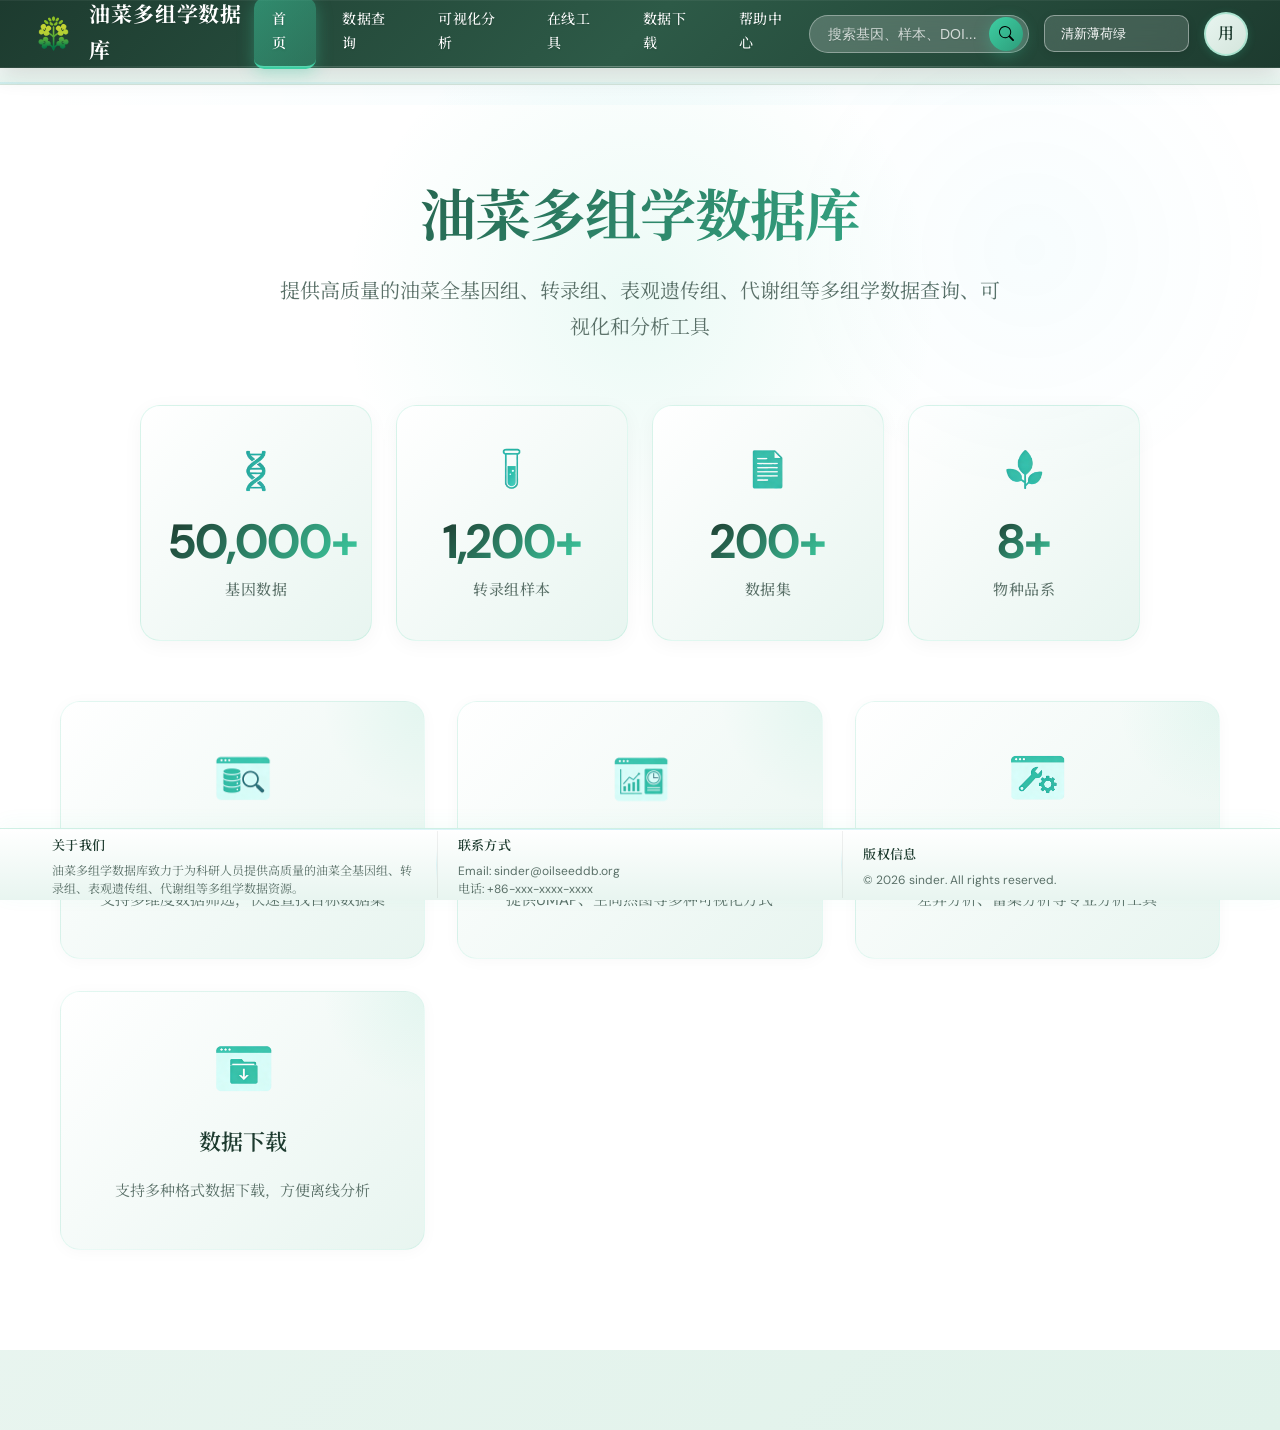
<file: multi_omics/index.html>
<!DOCTYPE html>
<html lang="zh-CN">
<head>
    <meta charset="UTF-8">
    <meta name="viewport" content="width=device-width, initial-scale=1.0">
    <meta name="description" content="油菜多组学数据库 - 提供高质量的油菜全基因组、转录组、表观遗传组、代谢组等多组学数据查询、可视化和分析工具">
    <meta name="keywords" content="油菜, 多组学, 转录组, 基因组, 表观遗传组, 代谢组, 生物信息学, 数据库">
    <meta name="author" content="OilseedDB Team">
    <title>油菜多组学数据库</title>
    
    <!-- 预加载关键资源 -->
    <link rel="preconnect" href="https://fonts.googleapis.com">
    <link rel="preconnect" href="https://fonts.gstatic.com" crossorigin>
    <link href="https://fonts.googleapis.com/css2?family=DM+Sans:ital,opsz,wght@0,9..40,400;0,9..40,500;0,9..40,600;0,9..40,700;1,9..40,400&family=Noto+Serif+SC:wght@400;500;600;700&display=swap" rel="stylesheet">
    <link rel="preload" href="assets/css/main.css" as="style">
    <link rel="preload" href="assets/css/theme-classic-blue.css" as="style">
    
    <!-- 核心样式 -->
    <link rel="stylesheet" href="assets/css/main.css">
    
    <!-- 主题样式 -->
    <link rel="stylesheet" href="assets/css/theme-mint-green.css" id="theme-mint-green">
    <link rel="stylesheet" href="assets/css/theme-classic-blue.css" id="theme-classic-blue" disabled>
    <link rel="stylesheet" href="assets/css/theme-clean-gray.css" id="theme-clean-gray" disabled>
    <link rel="stylesheet" href="assets/css/theme-vibrant-teal.css" id="theme-vibrant-teal" disabled>
    <link rel="stylesheet" href="assets/css/theme-high-contrast.css" id="theme-high-contrast" disabled>
    
    <!-- 配置文件 -->
    <script src="config/config.js"></script>
    <script src="utils/mock-data.js"></script>
    <script src="utils/api.js"></script>
    <script src="utils/storage.js"></script>
    <script src="utils/utils.js"></script>
    <script src="utils/validator.js"></script>
    <script src="utils/error-boundary.js"></script>
    
    <!-- 功能模块 -->
    <script src="modules/query/query.js"></script>
    <script src="modules/visualization/visualization.js"></script>
    <script src="modules/tools/tools.js"></script>
    <script src="modules/download/download.js"></script>
    <script src="modules/user/user.js"></script>
    
    <!-- 主应用 -->
    <script src="assets/js/main.js"></script>
</head>
<body>
    <!-- 顶部导航区 -->
    <nav class="top-nav" role="navigation" aria-label="主导航">
        <div class="logo-area">
            <div class="logo" aria-label="Logo">
                <img src="assets/images/logo.svg" alt="油菜多组学数据库">
            </div>
            <div class="logo-text">油菜多组学数据库</div>
        </div>
        
        <div class="nav-menu" role="menubar">
            <div class="nav-item active" data-page="home" role="menuitem" tabindex="0">首页</div>
            <div class="nav-item" data-page="query" role="menuitem" tabindex="0">数据查询</div>
            <div class="nav-item" data-page="visualization" role="menuitem" tabindex="0">可视化分析</div>
            <div class="nav-item" data-page="tools" role="menuitem" tabindex="0">在线工具</div>
            <div class="nav-item" data-page="download" role="menuitem" tabindex="0">数据下载</div>
            <div class="nav-item" data-page="help" role="menuitem" tabindex="0">帮助中心</div>
        </div>
        
        <div class="right-tools">
            <div class="search-box">
                <input type="text" class="search-input" id="searchInput" placeholder="搜索基因、样本、DOI..." aria-label="搜索框">
                <button class="search-btn" id="searchBtn" aria-label="搜索">
                    <svg width="16" height="16" viewBox="0 0 16 16" fill="currentColor">
                        <path d="M11.742 10.344a6.5 6.5 0 1 0-1.397 1.398h-.001c.03.04.062.078.098.115l3.85 3.85a1 1 0 0 0 1.415-1.414l-3.85-3.85a1.007 1.007 0 0 0-.115-.1zM12 6.5a5.5 5.5 0 1 1-11 0 5.5 5.5 0 0 1 11 0z"/>
                    </svg>
                </button>
            </div>
            
            <div class="theme-switcher">
                <select id="themeSelector" class="theme-select" aria-label="主题选择">
                    <option value="theme-mint-green">清新薄荷绿</option>
                    <option value="theme-classic-blue">经典深蓝夜</option>
                    <option value="theme-clean-gray">清新学术浅灰</option>
                    <option value="theme-vibrant-teal">活力科研青绿</option>
                    <option value="theme-high-contrast">高对比度无障碍</option>
                </select>
            </div>
            
            <div class="user-center" role="button" tabindex="0" aria-label="用户中心">
                <span>用</span>
            </div>
        </div>
    </nav>
    
    <!-- 主内容区 -->
    <div class="main-container" role="main">
        <!-- 左侧功能区 -->
        <aside class="left-panel" id="leftPanel" aria-label="功能面板">
            <div class="panel-header">
                <div class="panel-title">功能面板</div>
                <button class="collapse-btn" id="collapseBtn" aria-label="折叠/展开面板">≡</button>
            </div>
            
            <!-- 数据查询条件面板 -->
            <div class="panel-content" id="queryPanel" role="region" aria-label="数据查询条件">
                <div class="sub-panel">
                    <div class="sub-panel-header" role="button" tabindex="0" aria-expanded="true">
                        <span>数据维度</span>
                        <span class="arrow">▼</span>
                    </div>
                    <div class="sub-panel-content">
                        <div class="filter-group">
                            <label class="filter-label">数据类型</label>
                            <div class="filter-checkbox-group">
                                <div class="checkbox-item">
                                    <input type="checkbox" id="data-genome" value="genome">
                                    <label for="data-genome">基因组</label>
                                </div>
                                <div class="checkbox-item">
                                    <input type="checkbox" id="data-rna" value="rna">
                                    <label for="data-rna">转录组</label>
                                </div>
                                <div class="checkbox-item">
                                    <input type="checkbox" id="data-multi" value="multi">
                                    <label for="data-multi">多组学整合</label>
                                </div>
                            </div>
                        </div>
                        
                        <div class="filter-group">
                            <label class="filter-label" for="platformSelect">测序平台</label>
                            <select id="platformSelect" class="filter-select">
                                <option value="">全部</option>
                                <option value="10x">10x Genomics</option>
                                <option value="smart-seq2">Smart-seq2</option>
                                <option value="visium">Visium</option>
                                <option value="slide-seq">Slide-seq</option>
                            </select>
                        </div>
                    </div>
                </div>
                
                <div class="sub-panel">
                    <div class="sub-panel-header" role="button" tabindex="0" aria-expanded="true">
                        <span>样本维度</span>
                        <span class="arrow">▼</span>
                    </div>
                    <div class="sub-panel-content">
                        <div class="filter-group">
                            <label class="filter-label" for="speciesSelect">物种</label>
                            <select id="speciesSelect" class="filter-select">
                                <option value="">全部</option>
                                <option value="human">人类</option>
                                <option value="mouse">小鼠</option>
                                <option value="rat">大鼠</option>
                            </select>
                        </div>
                        
                        <div class="filter-group">
                            <label class="filter-label" for="tissueSelect">组织</label>
                            <select id="tissueSelect" class="filter-select">
                                <option value="">全部</option>
                                <option value="leaf">叶片</option>
                                <option value="stem">茎</option>
                                <option value="root">根</option>
                                <option value="flower">花</option>
                                <option value="seed">种子</option>
                                <option value="silique">角果</option>
                            </select>
                        </div>
                        
                        <div class="filter-group">
                            <label class="filter-label">发育阶段</label>
                            <div class="filter-checkbox-group">
                                <div class="checkbox-item">
                                    <input type="checkbox" id="stage-seedling" value="seedling">
                                    <label for="stage-seedling">苗期</label>
                                </div>
                                <div class="checkbox-item">
                                    <input type="checkbox" id="stage-vegetative" value="vegetative">
                                    <label for="stage-vegetative">营养生长期</label>
                                </div>
                                <div class="checkbox-item">
                                    <input type="checkbox" id="stage-flowering" value="flowering">
                                    <label for="stage-flowering">开花期</label>
                                </div>
                                <div class="checkbox-item">
                                    <input type="checkbox" id="stage-pod" value="pod">
                                    <label for="stage-pod">角果发育期</label>
                                </div>
                                <div class="checkbox-item">
                                    <input type="checkbox" id="stage-maturity" value="maturity">
                                    <label for="stage-maturity">成熟期</label>
                                </div>
                            </div>
                        </div>
                    </div>
                </div>
                
                <div class="sub-panel">
                    <div class="sub-panel-header" role="button" tabindex="0" aria-expanded="true">
                        <span>分析维度</span>
                        <span class="arrow">▼</span>
                    </div>
                    <div class="sub-panel-content">
                        <div class="filter-group">
                            <label class="filter-label" for="geneInput">基因</label>
                            <input type="text" id="geneInput" class="filter-input" placeholder="输入基因名或ID" aria-label="基因输入">
                        </div>
                        
                        <div class="filter-group">
                            <label class="filter-label" for="expressionThreshold">表达量阈值</label>
                            <input type="number" id="expressionThreshold" class="filter-input" placeholder="最小值" min="0" step="0.1" aria-label="表达量阈值">
                        </div>
                    </div>
                </div>
                
                <div class="action-buttons">
                    <button class="btn btn-primary" id="queryBtn">查询</button>
                    <button class="btn btn-secondary" id="resetBtn">重置</button>
                    <button class="btn btn-secondary" id="saveConditionBtn">保存条件</button>
                </div>
            </div>
            
            <!-- 可视化参数配置面板 -->
            <div class="panel-content" id="visualizationPanel" style="display: none;" role="region" aria-label="可视化参数配置">
                <div class="sub-panel">
                    <div class="sub-panel-header" role="button" tabindex="0" aria-expanded="true">
                        <span>图表类型选择</span>
                        <span class="arrow">▼</span>
                    </div>
                    <div class="sub-panel-content">
                        <div class="filter-group">
                            <label class="filter-label">可视化类型</label>
                            <div class="filter-checkbox-group">
                                <div class="checkbox-item">
                                    <input type="radio" name="viz-type" id="viz-umap" value="umap" checked>
                                    <label for="viz-umap">UMAP降维</label>
                                </div>
                                <div class="checkbox-item">
                                    <input type="radio" name="viz-type" id="viz-tsne" value="tsne">
                                    <label for="viz-tsne">t-SNE降维</label>
                                </div>
                                <div class="checkbox-item">
                                    <input type="radio" name="viz-type" id="viz-heatmap" value="heatmap">
                                    <label for="viz-heatmap">热图</label>
                                </div>
                                <div class="checkbox-item">
                                    <input type="radio" name="viz-type" id="viz-violin" value="violin">
                                    <label for="viz-violin">小提琴图</label>
                                </div>
                                <div class="checkbox-item">
                                    <input type="radio" name="viz-type" id="viz-feature" value="feature">
                                    <label for="viz-feature">特征plot</label>
                                </div>
                            </div>
                        </div>
                    </div>
                </div>
                
                <div class="sub-panel">
                    <div class="sub-panel-header" role="button" tabindex="0" aria-expanded="true">
                        <span>数据筛选</span>
                        <span class="arrow">▼</span>
                    </div>
                    <div class="sub-panel-content">
                        <div class="filter-group">
                            <label class="filter-label" for="vizDatasetSelect">数据集</label>
                            <select id="vizDatasetSelect" class="filter-select">
                                <option value="">选择数据集</option>
                                <option value="DS001">油菜叶片转录组数据集</option>
                                <option value="DS002">油菜种子发育转录组数据集</option>
                            </select>
                        </div>
                        
                        <div class="filter-group">
                            <label class="filter-label" for="vizGeneInput">目标基因</label>
                            <input type="text" id="vizGeneInput" class="filter-input" placeholder="输入基因名" aria-label="目标基因输入">
                        </div>
                        
                        <div class="filter-group">
                            <label class="filter-label">细胞类型</label>
                            <div class="filter-checkbox-group">
                                <div class="checkbox-item">
                                    <input type="checkbox" id="cell-type1" value="mesophyll">
                                    <label for="cell-type1">叶肉细胞</label>
                                </div>
                                <div class="checkbox-item">
                                    <input type="checkbox" id="cell-type2" value="epidermal">
                                    <label for="cell-type2">表皮细胞</label>
                                </div>
                                <div class="checkbox-item">
                                    <input type="checkbox" id="cell-type3" value="vascular">
                                    <label for="cell-type3">维管束细胞</label>
                                </div>
                                <div class="checkbox-item">
                                    <input type="checkbox" id="cell-type4" value="guard">
                                    <label for="cell-type4">保卫细胞</label>
                                </div>
                                <div class="checkbox-item">
                                    <input type="checkbox" id="cell-type5" value="cortex">
                                    <label for="cell-type5">皮层细胞</label>
                                </div>
                            </div>
                        </div>
                    </div>
                </div>
                
                <div class="sub-panel">
                    <div class="sub-panel-header" role="button" tabindex="0" aria-expanded="true">
                        <span>参数调整</span>
                        <span class="arrow">▼</span>
                    </div>
                    <div class="sub-panel-content">
                        <div class="filter-group">
                            <label class="filter-label" for="pointSizeRange">点大小</label>
                            <input type="range" id="pointSizeRange" class="filter-input" min="1" max="10" value="5" aria-label="点大小">
                        </div>
                        
                        <div class="filter-group">
                            <label class="filter-label" for="opacityRange">透明度</label>
                            <input type="range" id="opacityRange" class="filter-input" min="0" max="100" value="70" aria-label="透明度">
                        </div>
                        
                        <div class="filter-group">
                            <label class="filter-label" for="colorSchemeSelect">配色方案</label>
                            <select id="colorSchemeSelect" class="filter-select">
                                <option value="viridis">Viridis</option>
                                <option value="plasma">Plasma</option>
                                <option value="inferno">Inferno</option>
                            </select>
                        </div>
                    </div>
                </div>
                
                <div class="action-buttons">
                    <button class="btn btn-primary" id="updateChartBtn">更新图表</button>
                    <button class="btn btn-secondary" id="exportImgBtn">导出图片</button>
                </div>
            </div>
            
            <!-- 在线工具参数面板 -->
            <div class="panel-content" id="toolsPanel" style="display: none;" role="region" aria-label="在线工具参数">
                <div class="sub-panel">
                    <div class="sub-panel-header" role="button" tabindex="0" aria-expanded="true">
                        <span>工具选择</span>
                        <span class="arrow">▼</span>
                    </div>
                    <div class="sub-panel-content">
                        <div class="filter-group">
                            <label class="filter-label" for="toolSelect">分析工具</label>
                            <select id="toolSelect" class="filter-select">
                                <option value="">选择工具</option>
                                <option value="deg">差异基因分析 (DEG)</option>
                                <option value="enrichment">GO/KEGG富集分析</option>
                                <option value="gsea">GSEA基因集富集</option>
                                <option value="wgcna">WGCNA共表达分析</option>
                                <option value="ppi">蛋白互作网络分析</option>
                                <option value="trajectory">细胞轨迹分析</option>
                                <option value="scvelo">RNA速率分析</option>
                            </select>
                        </div>
                    </div>
                </div>
                
                <div class="sub-panel">
                    <div class="sub-panel-header" role="button" tabindex="0" aria-expanded="true">
                        <span>数据导入</span>
                        <span class="arrow">▼</span>
                    </div>
                    <div class="sub-panel-content">
                        <div class="filter-group">
                            <label class="filter-label">数据源</label>
                            <div class="filter-checkbox-group">
                                <div class="checkbox-item">
                                    <input type="radio" name="data-source" id="source-db" value="database" checked>
                                    <label for="source-db">数据库数据集</label>
                                </div>
                                <div class="checkbox-item">
                                    <input type="radio" name="data-source" id="source-upload" value="upload">
                                    <label for="source-upload">上传本地文件</label>
                                </div>
                            </div>
                        </div>
                        
                        <div class="filter-group">
                            <label class="filter-label" for="toolDatasetSelect">选择数据集</label>
                            <select id="toolDatasetSelect" class="filter-select">
                                <option value="">选择数据集</option>
                                <option value="DS001">油菜叶片单细胞转录组</option>
                                <option value="DS002">油菜种子发育转录组</option>
                                <option value="DS003">油菜根系多组学数据</option>
                                <option value="DS004">油菜花器官单细胞转录组</option>
                                <option value="DS005">油菜角果发育基因组</option>
                                <option value="DS006">油菜茎秆空间转录组</option>
                            </select>
                        </div>
                    </div>
                </div>
                
                <div class="sub-panel">
                    <div class="sub-panel-header" role="button" tabindex="0" aria-expanded="true">
                        <span>算法参数</span>
                        <span class="arrow">▼</span>
                    </div>
                    <div class="sub-panel-content">
                        <div class="filter-group">
                            <label class="filter-label" for="pValueInput">P值阈值</label>
                            <input type="number" id="pValueInput" class="filter-input" value="0.05" step="0.01" min="0" max="1" aria-label="P值阈值">
                        </div>
                        
                        <div class="filter-group">
                            <label class="filter-label" for="fdrInput">FDR阈值</label>
                            <input type="number" id="fdrInput" class="filter-input" value="0.1" step="0.01" min="0" max="1" aria-label="FDR阈值">
                        </div>
                        
                        <div class="filter-group">
                            <label class="label" for="databaseSelect">富集数据库</label>
                            <select id="databaseSelect" class="filter-select">
                                <option value="go">GO</option>
                                <option value="kegg">KEGG</option>
                                <option value="reactome">Reactome</option>
                            </select>
                        </div>
                    </div>
                </div>
                
                <div class="action-buttons">
                    <button class="btn btn-primary" id="runAnalysisBtn">运行分析</button>
                    <button class="btn btn-secondary" id="exportResultBtn">导出结果</button>
                </div>
            </div>
            
            <!-- 数据下载面板 -->
            <div class="panel-content" id="downloadPanel" style="display: none;" role="region" aria-label="数据下载">
                <div class="sub-panel">
                    <div class="sub-panel-header" role="button" tabindex="0" aria-expanded="true">
                        <span>下载筛选</span>
                        <span class="arrow">▼</span>
                    </div>
                    <div class="sub-panel-content">
                        <div class="filter-group">
                            <label class="filter-label">数据类型</label>
                            <div class="filter-checkbox-group">
                                <div class="checkbox-item">
                                    <input type="checkbox" id="dl-genome" value="genome" checked>
                                    <label for="dl-genome">基因组数据</label>
                                </div>
                                <div class="checkbox-item">
                                    <input type="checkbox" id="dl-rna" value="rna" checked>
                                    <label for="dl-rna">转录组数据</label>
                                </div>
                                <div class="checkbox-item">
                                    <input type="checkbox" id="dl-analysis" value="analysis">
                                    <label for="dl-analysis">分析结果</label>
                                </div>
                            </div>
                        </div>
                        
                        <div class="filter-group">
                            <label class="filter-label" for="formatSelect">文件格式</label>
                            <select id="formatSelect" class="filter-select">
                                <option value="h5">H5</option>
                                <option value="h5ad">H5AD</option>
                                <option value="csv">CSV</option>
                                <option value="xlsx">Excel</option>
                            </select>
                        </div>
                    </div>
                </div>
                
                <div class="action-buttons">
                    <button class="btn btn-primary" id="startDownloadBtn">开始下载</button>
                    <button class="btn btn-secondary" id="downloadHistoryBtn">下载历史</button>
                </div>
            </div>
            
            <!-- 帮助面板 -->
            <div class="panel-content" id="helpPanel" style="display: none;" role="region" aria-label="帮助信息">
                <div class="sub-panel">
                    <div class="sub-panel-header" role="button" tabindex="0" aria-expanded="true">
                        <span>帮助导航</span>
                        <span class="arrow">▼</span>
                    </div>
                    <div class="sub-panel-content">
                        <div class="filter-group">
                            <a href="#help-intro" class="filter-link">使用指南</a>
                            <a href="#help-query" class="filter-link">数据查询帮助</a>
                            <a href="#help-viz" class="filter-link">可视化帮助</a>
                            <a href="#help-tools" class="filter-link">工具使用帮助</a>
                            <a href="#help-faq" class="filter-link">常见问题</a>
                        </div>
                    </div>
                </div>
            </div>
        </aside>
        
        <!-- 右侧内容区 -->
        <main class="right-content" role="region" aria-label="主内容区">
            <!-- 标签栏 -->
            <div class="tab-bar" role="tablist"></div>
            
            <!-- 内容区域 -->
            <div class="content-area" role="tabpanel">
                <!-- 首页内容 -->
                <div class="page-content active" id="homeContent">
                    <div class="home-content">
                        <div class="home-hero">
                            <h1 class="home-title">油菜多组学数据库</h1>
                            <p class="home-subtitle">提供高质量的油菜全基因组、转录组、表观遗传组、代谢组等多组学数据查询、可视化和分析工具</p>
                        </div>
                        
                        <div class="stats-section">
                            <div class="stats-grid">
                                <div class="stat-card" data-aos="fade-up" data-aos-delay="100">
                                    <div class="stat-icon">
                                        <img src="assets/images/icon-gene.svg" alt="基因">
                                    </div>
                                    <div class="stat-number" data-count="50000">0</div>
                                    <div class="stat-label">基因数据</div>
                                </div>
                                <div class="stat-card" data-aos="fade-up" data-aos-delay="200">
                                    <div class="stat-icon">
                                        <img src="assets/images/icon-sample.svg" alt="样本">
                                    </div>
                                    <div class="stat-number" data-count="1200">0</div>
                                    <div class="stat-label">转录组样本</div>
                                </div>
                                <div class="stat-card" data-aos="fade-up" data-aos-delay="300">
                                    <div class="stat-icon">
                                        <img src="assets/images/icon-doi.svg" alt="数据集">
                                    </div>
                                    <div class="stat-number" data-count="200">0</div>
                                    <div class="stat-label">数据集</div>
                                </div>
                                <div class="stat-card" data-aos="fade-up" data-aos-delay="400">
                                    <div class="stat-icon">
                                        <img src="assets/images/icon-species.svg" alt="物种">
                                    </div>
                                    <div class="stat-number" data-count="8">0</div>
                                    <div class="stat-label">物种品系</div>
                                </div>
                            </div>
                        </div>
                        
                        <div class="home-features">
                            <div class="feature-card" data-page="query">
                                <div class="feature-icon">
                                    <img src="assets/images/icon-query.svg" alt="数据查询">
                                </div>
                                <h3 class="feature-title">数据查询</h3>
                                <p class="feature-desc">支持多维度数据筛选，快速查找目标数据集</p>
                            </div>
                            <div class="feature-card" data-page="visualization">
                                <div class="feature-icon">
                                    <img src="assets/images/icon-visualization.svg" alt="可视化分析">
                                </div>
                                <h3 class="feature-title">可视化分析</h3>
                                <p class="feature-desc">提供UMAP、空间热图等多种可视化方式</p>
                            </div>
                            <div class="feature-card" data-page="tools">
                                <div class="feature-icon">
                                    <img src="assets/images/icon-tools.svg" alt="在线工具">
                                </div>
                                <h3 class="feature-title">在线工具</h3>
                                <p class="feature-desc">差异分析、富集分析等专业分析工具</p>
                            </div>
                            <div class="feature-card" data-page="download">
                                <div class="feature-icon">
                                    <img src="assets/images/icon-download.svg" alt="数据下载">
                                </div>
                                <h3 class="feature-title">数据下载</h3>
                                <p class="feature-desc">支持多种格式数据下载，方便离线分析</p>
                            </div>
                        </div>
                    </div>
                </div>
                
                <!-- 数据查询内容 -->
                <div class="page-content" id="queryContent">
                    <div class="overview-panel">
                        <h2>数据查询</h2>
                        <p>使用左侧筛选条件查询数据集</p>
                    </div>
                </div>
                
                <!-- 可视化分析内容 -->
                <div class="page-content" id="visualizationContent">
                    <div class="overview-panel">
                        <h2>可视化分析</h2>
                        <p>使用左侧参数配置生成可视化图表</p>
                    </div>
                </div>
                
                <!-- 在线工具内容 -->
                <div class="page-content" id="toolsContent">
                    <div class="overview-panel">
                        <h2>在线工具</h2>
                        <p>使用左侧参数配置运行分析工具</p>
                    </div>
                </div>
                
                <!-- 数据下载内容 -->
                <div class="page-content" id="downloadContent">
                    <div class="overview-panel">
                        <h2>数据下载</h2>
                        <p>使用左侧筛选条件选择要下载的数据</p>
                    </div>
                </div>
                
                <!-- 帮助中心内容 -->
                <div class="page-content" id="helpContent">
                    <div class="help-content">
                        <div class="help-section" id="help-intro">
                            <h2 class="help-title">使用指南</h2>
                            <p>欢迎使用油菜多组学数据库。本数据库提供高质量的油菜全基因组、转录组、表观遗传组、代谢组等多组学数据查询、可视化和分析工具。</p>
                        </div>
                        
                        <div class="help-section" id="help-query">
                            <h2 class="help-title">数据查询帮助</h2>
                            <p>在数据查询页面，您可以通过左侧的筛选条件面板设置查询条件，包括数据类型、物种、组织、发育阶段等。设置完成后，点击"查询"按钮执行查询。</p>
                        </div>
                        
                        <div class="help-section" id="help-viz">
                            <h2 class="help-title">可视化帮助</h2>
                            <p>在可视化分析页面，您可以选择不同的可视化类型（UMAP图、空间热图、联合关联图），并配置相应的参数来生成可视化图表。</p>
                        </div>
                        
                        <div class="help-section" id="help-tools">
                            <h2 class="help-title">工具使用帮助</h2>
                            <p>在线工具提供差异基因分析、富集分析、细胞通讯分析和轨迹分析等功能。选择相应的工具并配置参数后，点击"运行分析"按钮执行分析。</p>
                        </div>
                        
                        <div class="help-section" id="help-faq">
                            <h2 class="help-title">常见问题</h2>
                            <p>如果您在使用过程中遇到问题，请查看常见问题部分或联系技术支持。</p>
                        </div>
                    </div>
                </div>
            </div>
        </main>
    </div>
    
    <!-- 底部信息区 -->
    <footer class="footer" role="contentinfo">
        <div class="footer-section">
            <div class="footer-title">关于我们</div>
            <div class="footer-content">
                油菜多组学数据库致力于为科研人员提供高质量的油菜全基因组、转录组、表观遗传组、代谢组等多组学数据资源。
            </div>
        </div>
        <div class="footer-section">
            <div class="footer-title">联系方式</div>
            <div class="footer-content">
                Email: sinder@oilseeddb.org<br>
                电话: +86-xxx-xxxx-xxxx
            </div>
        </div>
        <div class="footer-section">
            <div class="footer-title">版权信息</div>
            <div class="footer-content">
                © 2026 sinder. All rights reserved.
            </div>
        </div>
    </footer>
</body>
</html>
</file>
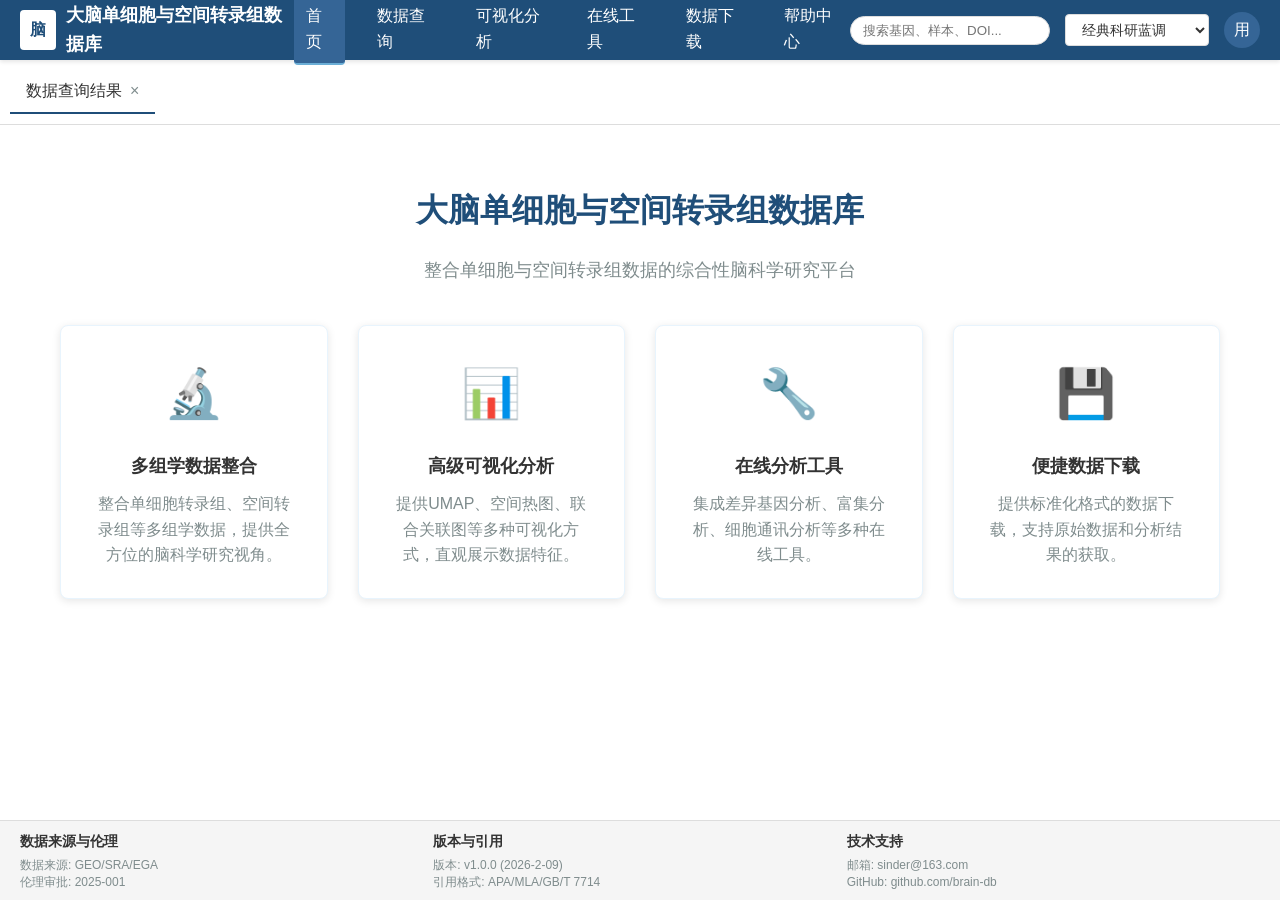
<file: scrna_show/index.html>
<!DOCTYPE html>
<html lang="zh-CN">
<head>
    <meta charset="UTF-8">
    <meta name="viewport" content="width=device-width, initial-scale=1.0">
    <title>大脑单细胞与空间转录组数据库</title>
    <link rel="stylesheet" href="css/styles.css">
    <link rel="stylesheet" href="css/themes/theme-classic-blue.css" id="theme-classic-blue" disabled>
    <link rel="stylesheet" href="css/themes/theme-clean-gray.css" id="theme-clean-gray" disabled>
    <link rel="stylesheet" href="css/themes/theme-vibrant-teal.css" id="theme-vibrant-teal" disabled>
    <link rel="stylesheet" href="css/themes/theme-high-contrast.css" id="theme-high-contrast" disabled>

</head>
<body>
    <!-- 顶部导航区 -->
    <nav class="top-nav">
        <div class="logo-area">
            <div class="logo">脑</div>
            <div class="logo-text">大脑单细胞与空间转录组数据库</div>
        </div>
        <div class="nav-menu">
            <div class="nav-item active" data-page="home">首页</div>
            <div class="nav-item" data-page="query">数据查询</div>
            <div class="nav-item" data-page="visualization">可视化分析</div>
            <div class="nav-item" data-page="tools">在线工具</div>
            <div class="nav-item" data-page="download">数据下载</div>
            <div class="nav-item" data-page="help">帮助中心</div>
        </div>
        <div class="right-tools">
            <div class="search-box">
                <input type="text" class="search-input" placeholder="搜索基因、样本、DOI...">
            </div>
            <div class="theme-switcher">
                <select id="themeSelector" class="theme-select">
                    <option value="theme-classic-blue">经典科研蓝调</option>
                    <option value="theme-clean-gray">清新学术浅灰</option>
                    <option value="theme-vibrant-teal">活力科研青绿</option>
                    <option value="theme-high-contrast">高对比度无障碍</option>
                </select>
            </div>
            <div class="user-center">
                <span>用</span>
            </div>
        </div>
    </nav>
    
    <!-- 主内容区 -->
    <div class="main-container">
        <!-- 左侧功能区 -->
        <div class="left-panel" id="leftPanel">
            <div class="panel-header">
                <div class="panel-title">功能面板</div>
                <button class="collapse-btn" id="collapseBtn">≡</button>
            </div>
            
            <!-- 数据查询条件面板 -->
            <div class="panel-content" id="queryPanel">
                <div class="sub-panel">
                    <div class="sub-panel-header">
                        <span>数据维度</span>
                        <span>▼</span>
                    </div>
                    <div class="sub-panel-content">
                        <div class="filter-group">
                            <label class="filter-label">数据类型</label>
                            <div class="filter-checkbox-group">
                                <div class="checkbox-item">
                                    <input type="checkbox" id="data-sc">
                                    <label for="data-sc">单细胞转录组</label>
                                </div>
                                <div class="checkbox-item">
                                    <input type="checkbox" id="data-spatial">
                                    <label for="data-spatial">空间转录组</label>
                                </div>
                                <div class="checkbox-item">
                                    <input type="checkbox" id="data-multi">
                                    <label for="data-multi">多组学整合</label>
                                </div>
                            </div>
                        </div>
                        
                        <div class="filter-group">
                            <label class="filter-label">测序平台</label>
                            <select class="filter-select">
                                <option value="">全部</option>
                                <option value="10x">10x Genomics</option>
                                <option value="smart-seq2">Smart-seq2</option>
                                <option value="visium">Visium</option>
                                <option value="slide-seq">Slide-seq</option>
                            </select>
                        </div>
                    </div>
                </div>
                
                <div class="sub-panel">
                    <div class="sub-panel-header">
                        <span>样本维度</span>
                        <span>▼</span>
                    </div>
                    <div class="sub-panel-content">
                        <div class="filter-group">
                            <label class="filter-label">物种</label>
                            <select class="filter-select">
                                <option value="">全部</option>
                                <option value="human">人类</option>
                                <option value="mouse">小鼠</option>
                                <option value="rat">大鼠</option>
                            </select>
                        </div>
                        
                        <div class="filter-group">
                            <label class="filter-label">脑区</label>
                            <select class="filter-select">
                                <option value="">全部</option>
                                <option value="hippocampus">海马体</option>
                                <option value="cortex">大脑皮层</option>
                                <option value="striatum">纹状体</option>
                                <option value="cerebellum">小脑</option>
                            </select>
                        </div>
                        
                        <div class="filter-group">
                            <label class="filter-label">发育阶段</label>
                            <div class="filter-checkbox-group">
                                <div class="checkbox-item">
                                    <input type="checkbox" id="stage-embryonic">
                                    <label for="stage-embryonic">胚胎期</label>
                                </div>
                                <div class="checkbox-item">
                                    <input type="checkbox" id="stage-postnatal">
                                    <label for="stage-postnatal">出生后</label>
                                </div>
                                <div class="checkbox-item">
                                    <input type="checkbox" id="stage-adult">
                                    <label for="stage-adult">成年</label>
                                </div>
                                <div class="checkbox-item">
                                    <input type="checkbox" id="stage-aged">
                                    <label for="stage-aged">老年</label>
                                </div>
                            </div>
                        </div>
                    </div>
                </div>
                
                <div class="sub-panel">
                    <div class="sub-panel-header">
                        <span>分析维度</span>
                        <span>▼</span>
                    </div>
                    <div class="sub-panel-content">
                        <div class="filter-group">
                            <label class="filter-label">基因</label>
                            <input type="text" class="filter-input" placeholder="输入基因名或ID">
                        </div>
                        
                        <div class="filter-group">
                            <label class="filter-label">表达量阈值</label>
                            <input type="number" class="filter-input" placeholder="最小值">
                        </div>
                    </div>
                </div>
                
                <div class="action-buttons">
                    <button class="btn btn-primary">查询</button>
                    <button class="btn btn-secondary">重置</button>
                    <button class="btn btn-secondary">保存条件</button>
                </div>
            </div>
            
            <!-- 可视化参数配置面板 -->
            <div class="panel-content" id="visualizationPanel" style="display: none;">
                <div class="sub-panel">
                    <div class="sub-panel-header">
                        <span>图表类型选择</span>
                        <span>▼</span>
                    </div>
                    <div class="sub-panel-content">
                        <div class="filter-group">
                            <label class="filter-label">可视化类型</label>
                            <div class="filter-checkbox-group">
                                <div class="checkbox-item">
                                    <input type="radio" name="viz-type" id="viz-umap" checked>
                                    <label for="viz-umap">UMAP图</label>
                                </div>
                                <div class="checkbox-item">
                                    <input type="radio" name="viz-type" id="viz-spatial">
                                    <label for="viz-spatial">空间热图</label>
                                </div>
                                <div class="checkbox-item">
                                    <input type="radio" name="viz-type" id="viz-joint">
                                    <label for="viz-joint">联合关联图</label>
                                </div>
                            </div>
                        </div>
                    </div>
                </div>
                
                <div class="sub-panel">
                    <div class="sub-panel-header">
                        <span>数据筛选</span>
                        <span>▼</span>
                    </div>
                    <div class="sub-panel-content">
                        <div class="filter-group">
                            <label class="filter-label">数据集</label>
                            <select class="filter-select">
                                <option value="">选择数据集</option>
                                <option value="dataset1">人类海马体单细胞转录组数据集</option>
                                <option value="dataset2">小鼠大脑皮层空间转录组数据集</option>
                            </select>
                        </div>
                        
                        <div class="filter-group">
                            <label class="filter-label">目标基因</label>
                            <input type="text" class="filter-input" placeholder="输入基因名">
                        </div>
                        
                        <div class="filter-group">
                            <label class="filter-label">细胞类型</label>
                            <div class="filter-checkbox-group">
                                <div class="checkbox-item">
                                    <input type="checkbox" id="cell-type1">
                                    <label for="cell-type1">神经元</label>
                                </div>
                                <div class="checkbox-item">
                                    <input type="checkbox" id="cell-type2">
                                    <label for="cell-type2">胶质细胞</label>
                                </div>
                                <div class="checkbox-item">
                                    <input type="checkbox" id="cell-type3">
                                    <label for="cell-type3">内皮细胞</label>
                                </div>
                            </div>
                        </div>
                    </div>
                </div>
                
                <div class="sub-panel">
                    <div class="sub-panel-header">
                        <span>参数调整</span>
                        <span>▼</span>
                    </div>
                    <div class="sub-panel-content">
                        <div class="filter-group">
                            <label class="filter-label">点大小</label>
                            <input type="range" class="filter-input" min="1" max="10" value="5">
                        </div>
                        
                        <div class="filter-group">
                            <label class="filter-label">透明度</label>
                            <input type="range" class="filter-input" min="0" max="100" value="70">
                        </div>
                        
                        <div class="filter-group">
                            <label class="filter-label">配色方案</label>
                            <select class="filter-select">
                                <option value="viridis">Viridis</option>
                                <option value="plasma">Plasma</option>
                                <option value="inferno">Inferno</option>
                            </select>
                        </div>
                    </div>
                </div>
                
                <div class="action-buttons">
                    <button class="btn btn-primary">更新图表</button>
                    <button class="btn btn-secondary">导出图片</button>
                </div>
            </div>
            
            <!-- 在线工具参数面板 -->
            <div class="panel-content" id="toolsPanel" style="display: none;">
                <div class="sub-panel">
                    <div class="sub-panel-header">
                        <span>工具选择</span>
                        <span>▼</span>
                    </div>
                    <div class="sub-panel-content">
                        <div class="filter-group">
                            <label class="filter-label">分析工具</label>
                            <select class="filter-select">
                                <option value="">选择工具</option>
                                <option value="deg">差异基因分析</option>
                                <option value="enrichment">富集分析</option>
                                <option value="cellcomm">细胞通讯分析</option>
                                <option value="trajectory">轨迹分析</option>
                            </select>
                        </div>
                    </div>
                </div>
                
                <div class="sub-panel">
                    <div class="sub-panel-header">
                        <span>数据导入</span>
                        <span>▼</span>
                    </div>
                    <div class="sub-panel-content">
                        <div class="filter-group">
                            <label class="filter-label">数据源</label>
                            <div class="filter-checkbox-group">
                                <div class="checkbox-item">
                                    <input type="radio" name="data-source" id="source-db" checked>
                                    <label for="source-db">数据库数据集</label>
                                </div>
                                <div class="checkbox-item">
                                    <input type="radio" name="data-source" id="source-upload">
                                    <label for="source-upload">上传本地文件</label>
                                </div>
                            </div>
                        </div>
                        
                        <div class="filter-group">
                            <label class="filter-label">选择数据集</label>
                            <select class="filter-select">
                                <option value="">选择数据集</option>
                                <option value="dataset1">人类海马体单细胞转录组数据集</option>
                                <option value="dataset2">小鼠大脑皮层空间转录组数据集</option>
                            </select>
                        </div>
                    </div>
                </div>
                
                <div class="sub-panel">
                    <div class="sub-panel-header">
                        <span>算法参数</span>
                        <span>▼</span>
                    </div>
                    <div class="sub-panel-content">
                        <div class="filter-group">
                            <label class="filter-label">P值阈值</label>
                            <input type="number" class="filter-input" value="0.05" step="0.01">
                        </div>
                        
                        <div class="filter-group">
                            <label class="filter-label">FDR阈值</label>
                            <input type="number" class="filter-input" value="0.1" step="0.01">
                        </div>
                        
                        <div class="filter-group">
                            <label class="filter-label">富集数据库</label>
                            <select class="filter-select">
                                <option value="go">GO</option>
                                <option value="kegg">KEGG</option>
                                <option value="reactome">Reactome</option>
                            </select>
                        </div>
                    </div>
                </div>
                
                <div class="action-buttons">
                    <button class="btn btn-primary">运行分析</button>
                    <button class="btn btn-secondary">导出结果</button>
                </div>
            </div>
            
            <!-- 数据下载面板 -->
            <div class="panel-content" id="downloadPanel" style="display: none;">
                <div class="sub-panel">
                    <div class="sub-panel-header">
                        <span>下载筛选</span>
                        <span>▼</span>
                    </div>
                    <div class="sub-panel-content">
                        <div class="filter-group">
                            <label class="filter-label">数据类型</label>
                            <div class="filter-checkbox-group">
                                <div class="checkbox-item">
                                    <input type="checkbox" id="dl-sc" checked>
                                    <label for="dl-sc">单细胞数据</label>
                                </div>
                                <div class="checkbox-item">
                                    <input type="checkbox" id="dl-spatial" checked>
                                    <label for="dl-spatial">空间转录组数据</label>
                                </div>
                                <div class="checkbox-item">
                                    <input type="checkbox" id="dl-analysis">
                                    <label for="dl-analysis">分析结果</label>
                                </div>
                            </div>
                        </div>
                        
                        <div class="filter-group">
                            <label class="filter-label">文件格式</label>
                            <select class="filter-select">
                                <option value="h5">H5</option>
                                <option value="h5ad">H5AD</option>
                                <option value="csv">CSV</option>
                                <option value="xlsx">Excel</option>
                            </select>
                        </div>
                    </div>
                </div>
                
                <div class="sub-panel">
                    <div class="sub-panel-header">
                        <span>批量下载</span>
                        <span>▼</span>
                    </div>
                    <div class="sub-panel-content">
                        <div class="filter-group">
                            <label class="filter-label">选择物种</label>
                            <div class="filter-checkbox-group">
                                <div class="checkbox-item">
                                    <input type="checkbox" id="dl-human" checked>
                                    <label for="dl-human">人类</label>
                                </div>
                                <div class="checkbox-item">
                                    <input type="checkbox" id="dl-mouse" checked>
                                    <label for="dl-mouse">小鼠</label>
                                </div>
                                <div class="checkbox-item">
                                    <input type="checkbox" id="dl-rat">
                                    <label for="dl-rat">大鼠</label>
                                </div>
                            </div>
                        </div>
                    </div>
                </div>
                
                <div class="action-buttons">
                    <button class="btn btn-primary">开始下载</button>
                    <button class="btn btn-secondary">下载历史</button>
                </div>
            </div>
            
            <!-- 帮助中心面板 -->
            <div class="panel-content" id="helpPanel" style="display: none;">
                <div class="sub-panel">
                    <div class="sub-panel-header">
                        <span>快速导航</span>
                        <span>▼</span>
                    </div>
                    <div class="sub-panel-content">
                        <div class="filter-group">
                            <a href="#" class="filter-link">使用指南</a>
                            <a href="#" class="filter-link">数据说明</a>
                            <a href="#" class="filter-link">常见问题</a>
                            <a href="#" class="filter-link">联系我们</a>
                        </div>
                    </div>
                </div>
                
                <div class="sub-panel">
                    <div class="sub-panel-header">
                        <span>相关资源</span>
                        <span>▼</span>
                    </div>
                    <div class="sub-panel-content">
                        <div class="filter-group">
                            <a href="#" class="filter-link">API文档</a>
                            <a href="#" class="filter-link">数据更新日志</a>
                            <a href="#" class="filter-link">GitHub仓库</a>
                        </div>
                    </div>
                </div>
            </div>
        </div>
        
        <!-- 右侧内容区 -->
        <div class="right-content">
            <div class="tab-bar">
                <div class="tab-item active">
                    <span>数据查询结果</span>
                    <span class="tab-close">×</span>
                </div>
            </div>
            
            <div class="content-area">
                <!-- 各个页面内容 -->
                <div class="page-content" id="homeContent">
                    <div class="home-content">
                        <h1 class="home-title">大脑单细胞与空间转录组数据库</h1>
                        <p class="home-subtitle">整合单细胞与空间转录组数据的综合性脑科学研究平台</p>
                        
                        <div class="home-features">
                            <div class="feature-card">
                                <div class="feature-icon">🔬</div>
                                <h3 class="feature-title">多组学数据整合</h3>
                                <p class="feature-desc">整合单细胞转录组、空间转录组等多组学数据，提供全方位的脑科学研究视角。</p>
                            </div>
                            <div class="feature-card">
                                <div class="feature-icon">📊</div>
                                <h3 class="feature-title">高级可视化分析</h3>
                                <p class="feature-desc">提供UMAP、空间热图、联合关联图等多种可视化方式，直观展示数据特征。</p>
                            </div>
                            <div class="feature-card">
                                <div class="feature-icon">🔧</div>
                                <h3 class="feature-title">在线分析工具</h3>
                                <p class="feature-desc">集成差异基因分析、富集分析、细胞通讯分析等多种在线工具。</p>
                            </div>
                            <div class="feature-card">
                                <div class="feature-icon">💾</div>
                                <h3 class="feature-title">便捷数据下载</h3>
                                <p class="feature-desc">提供标准化格式的数据下载，支持原始数据和分析结果的获取。</p>
                            </div>
                        </div>
                    </div>
                </div>
                
                <div class="page-content" id="queryContent">
                    <!-- 概览面板 -->
                    <div class="overview-panel fade-in">
                        <h3>查询结果概览</h3>
                        <div class="stats-grid">
                            <div class="stat-card">
                                <div class="stat-number">248</div>
                                <div class="stat-label">匹配数据集</div>
                            </div>
                            <div class="stat-card">
                                <div class="stat-number">3</div>
                                <div class="stat-label">涉及物种</div>
                            </div>
                            <div class="stat-card">
                                <div class="stat-number">12</div>
                                <div class="stat-label">覆盖脑区</div>
                            </div>
                            <div class="stat-card">
                                <div class="stat-number">8</div>
                                <div class="stat-label">数据类型</div>
                            </div>
                        </div>
                    </div>
                    
                    <!-- 数据展示区 -->
                    <div class="data-display fade-in">
                        <div class="display-controls">
                            <h3>数据集列表</h3>
                            <div class="view-toggle">
                                <div class="toggle-btn active">卡片</div>
                                <div class="toggle-btn">表格</div>
                            </div>
                        </div>
                        
                        <div class="data-grid">
                            <div class="data-card">
                                <div class="card-header">人类海马体单细胞转录组数据集</div>
                                <div class="card-meta">
                                    <div>物种: 人类</div>
                                    <div>脑区: 海马体</div>
                                    <div>数据类型: 单细胞转录组</div>
                                    <div>发表年份: 2023</div>
                                </div>
                                <div class="card-actions">
                                    <button class="btn btn-sm btn-primary">可视化</button>
                                    <button class="btn btn-sm btn-secondary">详情</button>
                                    <button class="btn btn-sm btn-secondary">下载</button>
                                </div>
                            </div>
                            
                            <div class="data-card">
                                <div class="card-header">小鼠大脑皮层空间转录组数据集</div>
                                <div class="card-meta">
                                    <div>物种: 小鼠</div>
                                    <div>脑区: 大脑皮层</div>
                                    <div>数据类型: 空间转录组</div>
                                    <div>发表年份: 2023</div>
                                </div>
                                <div class="card-actions">
                                    <button class="btn btn-sm btn-primary">可视化</button>
                                    <button class="btn btn-sm btn-secondary">详情</button>
                                    <button class="btn btn-sm btn-secondary">下载</button>
                                </div>
                            </div>
                            
                            <div class="data-card">
                                <div class="card-header">人类纹状体多组学整合数据集</div>
                                <div class="card-meta">
                                    <div>物种: 人类</div>
                                    <div>脑区: 纹状体</div>
                                    <div>数据类型: 多组学整合</div>
                                    <div>发表年份: 2022</div>
                                </div>
                                <div class="card-actions">
                                    <button class="btn btn-sm btn-primary">可视化</button>
                                    <button class="btn btn-sm btn-secondary">详情</button>
                                    <button class="btn btn-sm btn-secondary">下载</button>
                                </div>
                            </div>
                            
                            <div class="data-card">
                                <div class="card-header">大鼠小脑单细胞转录组数据集</div>
                                <div class="card-meta">
                                    <div>物种: 大鼠</div>
                                    <div>脑区: 小脑</div>
                                    <div>数据类型: 单细胞转录组</div>
                                    <div>发表年份: 2022</div>
                                </div>
                                <div class="card-actions">
                                    <button class="btn btn-sm btn-primary">可视化</button>
                                    <button class="btn btn-sm btn-secondary">详情</button>
                                    <button class="btn btn-sm btn-secondary">下载</button>
                                </div>
                            </div>
                        </div>
                        
                        <div class="pagination">
                            <button class="page-btn">上一页</button>
                            <button class="page-btn active">1</button>
                            <button class="page-btn">2</button>
                            <button class="page-btn">3</button>
                            <button class="page-btn">...</button>
                            <button class="page-btn">10</button>
                            <button class="page-btn">下一页</button>
                        </div>
                    </div>
                </div>
                
                <div class="page-content" id="visualizationContent">
                    <div class="visualization-content">
                        <h2>可视化分析</h2>
                        <p>选择数据集和可视化类型进行分析</p>
                        
                        <div class="visualization-tools">
                            <div class="visualization-panel">
                                <h3>单细胞可视化</h3>
                                <p>UMAP、t-SNE等降维可视化</p>
                            </div>
                            <div class="visualization-panel">
                                <h3>空间转录组可视化</h3>
                                <p>空间表达热图、区域分析</p>
                            </div>
                            <div class="visualization-panel">
                                <h3>联合分析可视化</h3>
                                <p>空间区域与单细胞分群关联</p>
                            </div>
                        </div>
                    </div>
                </div>
                
                <div class="page-content" id="toolsContent">
                    <div class="tools-content">
                        <h2>在线工具</h2>
                        <p>使用集成的分析工具进行数据处理</p>
                        
                        <div class="tools-grid">
                            <div class="tool-card">
                                <h3 class="tool-header">差异基因分析</h3>
                                <p class="tool-desc">识别不同条件下的差异表达基因，支持多种统计方法。</p>
                                <button class="btn btn-primary">使用工具</button>
                            </div>
                            <div class="tool-card">
                                <h3 class="tool-header">富集分析</h3>
                                <p class="tool-desc">对差异基因进行功能富集分析，包括GO、KEGG等数据库。</p>
                                <button class="btn btn-primary">使用工具</button>
                            </div>
                            <div class="tool-card">
                                <h3 class="tool-header">细胞通讯分析</h3>
                                <p class="tool-desc">分析细胞间的通讯网络，识别重要的信号通路。</p>
                                <button class="btn btn-primary">使用工具</button>
                            </div>
                            <div class="tool-card">
                                <h3 class="tool-header">轨迹分析</h3>
                                <p class="tool-desc">推断细胞发育轨迹，了解细胞分化过程。</p>
                                <button class="btn btn-primary">使用工具</button>
                            </div>
                        </div>
                    </div>
                </div>
                
                <div class="page-content" id="downloadContent">
                    <div class="download-content">
                        <h2>数据下载</h2>
                        <p>下载标准化格式的数据集和分析结果</p>
                        
                        <div class="download-categories">
                            <div class="download-category">
                                <h3 class="category-title">人类数据集</h3>
                                <div class="download-item">
                                    <span>人类海马体单细胞数据集</span>
                                    <button class="btn btn-sm btn-primary">下载</button>
                                </div>
                                <div class="download-item">
                                    <span>人类大脑皮层空间转录组数据集</span>
                                    <button class="btn btn-sm btn-primary">下载</button>
                                </div>
                            </div>
                            <div class="download-category">
                                <h3 class="category-title">小鼠数据集</h3>
                                <div class="download-item">
                                    <span>小鼠全脑单细胞图谱</span>
                                    <button class="btn btn-sm btn-primary">下载</button>
                                </div>
                                <div class="download-item">
                                    <span>小鼠小脑空间转录组数据集</span>
                                    <button class="btn btn-sm btn-primary">下载</button>
                                </div>
                            </div>
                            <div class="download-category">
                                <h3 class="category-title">分析结果</h3>
                                <div class="download-item">
                                    <span>细胞类型注释结果</span>
                                    <button class="btn btn-sm btn-primary">下载</button>
                                </div>
                                <div class="download-item">
                                    <span>差异基因分析结果</span>
                                    <button class="btn btn-sm btn-primary">下载</button>
                                </div>
                            </div>
                        </div>
                    </div>
                </div>
                
                <div class="page-content" id="helpContent">
                    <div class="help-content">
                        <h2>帮助中心</h2>
                        
                        <div class="help-section">
                            <h3 class="help-title">使用指南</h3>
                            <p>本数据库提供大脑单细胞与空间转录组数据的查询、分析和下载功能。用户可以通过顶部导航菜单访问不同的功能模块。</p>
                            <p>在数据查询模块，您可以设置多维度的查询条件，包括数据类型、物种、脑区等。查询结果可以通过卡片或表格形式展示，并支持进一步的可视化分析。</p>
                        </div>
                        
                        <div class="help-section">
                            <h3 class="help-title">数据说明</h3>
                            <p>本数据库整合了来自GEO、SRA、EGA等公共数据库的脑科学相关数据，包括单细胞转录组和空间转录组数据。所有数据均经过标准化处理，确保数据质量和一致性。</p>
                        </div>
                        
                        <div class="help-section">
                            <h3 class="help-title">常见问题</h3>
                            <p><strong>Q: 如何引用本数据库？</strong></p>
                            <p>A: 请使用数据库提供的引用格式，包括APA、MLA、GB/T 7714三种格式。</p>
                            <p><strong>Q: 数据下载有什么限制？</strong></p>
                            <p>A: 本数据库对学术用户免费开放，无下载限制。商业用户需要联系我们获取授权。</p>
                        </div>
                    </div>
                </div>
            </div>
        </div>
    </div>
    
    <!-- 底部信息区 -->
    <footer class="footer">
        <div class="footer-section">
            <div class="footer-title">数据来源与伦理</div>
            <div class="footer-content">
                数据来源: GEO/SRA/EGA<br>
                伦理审批: 2025-001
            </div>
        </div>
        <div class="footer-section">
            <div class="footer-title">版本与引用</div>
            <div class="footer-content">
                版本: v1.0.0 (2026-2-09)<br>
                引用格式: APA/MLA/GB/T 7714
            </div>
        </div>
        <div class="footer-section">
            <div class="footer-title">技术支持</div>
            <div class="footer-content">
                邮箱: sinder@163.com<br>
                GitHub: github.com/brain-db
            </div>
        </div>
    </footer>
    
    <script src="js/script.js"></script>
</body>
</html>
</file>
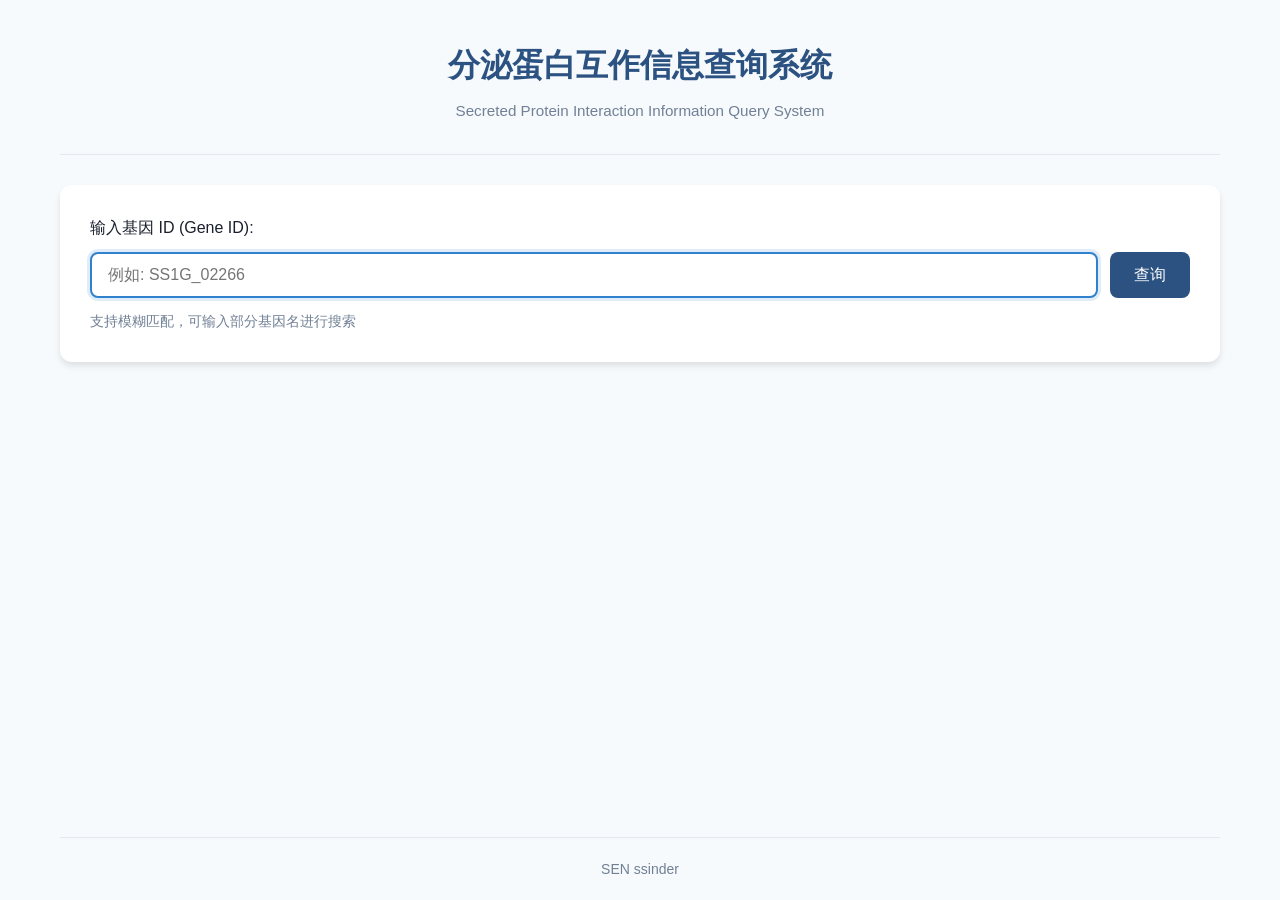
<file: target_search/index.html>
<!DOCTYPE html>
<html lang="zh-CN">
<head>
    <meta charset="UTF-8">
    <meta name="viewport" content="width=device-width, initial-scale=1.0, maximum-scale=3.0, user-scalable=yes">
    <meta name="apple-mobile-web-app-capable" content="yes">
    <meta name="apple-mobile-web-app-status-bar-style" content="default">
    <meta name="format-detection" content="telephone=no">
    <title>分泌蛋白互作信息查询系统</title>
    <script src="https://d3js.org/d3.v7.min.js"></script>
    <link rel="stylesheet" href="css/style.css">
</head>
<body>
    <div class="container">
        <header class="header">
            <h1>分泌蛋白互作信息查询系统</h1>
            <p class="subtitle">Secreted Protein Interaction Information Query System</p>
        </header>

        <main class="main-content">
            <section class="search-section">
                <div class="search-box">
                    <label for="gene-input">输入基因 ID (Gene ID):</label>
                    <div class="search-input-wrapper">
                        <input type="text" id="gene-input" placeholder="例如: SS1G_02266" autocomplete="off">
                        <button id="search-btn" class="btn btn-primary">查询</button>
                    </div>
                    <div id="autocomplete-container" class="autocomplete-container" style="display: none;">
                        <div class="autocomplete-list"></div>
                    </div>
                    <p class="hint">支持模糊匹配，可输入部分基因名进行搜索</p>
                </div>
            </section>

            <section class="results-section" id="results-section">
                <div class="loading" id="loading" style="display: none;">
                    <div class="spinner"></div>
                    <p>加载中...</p>
                </div>

                <div class="error-message" id="error-message" style="display: none;"></div>

                <div class="results-container" id="results-container" style="display: none;">
                    <div class="results-header">
                        <h2>查询结果</h2>
                        <span class="result-count" id="result-count"></span>
                    </div>
                    <div id="results-list"></div>
                </div>

                <div class="no-results" id="no-results" style="display: none;">
                    <p>未找到匹配的蛋白信息</p>
                </div>
            </section>
        </main>

        <footer class="footer">
            <p>SEN ssinder</p>
        </footer>
    </div>

    <script src="data/embedded_data.js"></script>
    <script src="js/data.js"></script>
    <script src="js/ui.js"></script>
    <script src="js/network.js"></script>
    <script src="js/app.js"></script>
</body>
</html>
</file>
<file: multi_omics/assets/css/main.css>
/**
 * 全局样式重置
 */
* {
    margin: 0;
    padding: 0;
    box-sizing: border-box;
}

@keyframes fadeInUp {
    from {
        opacity: 0;
        transform: translateY(30px);
    }
    to {
        opacity: 1;
        transform: translateY(0);
    }
}

@keyframes fadeInScale {
    from {
        opacity: 0;
        transform: scale(0.9);
    }
    to {
        opacity: 1;
        transform: scale(1);
    }
}

@keyframes shimmer {
    0% {
        background-position: -200% 0;
    }
    100% {
        background-position: 200% 0;
    }
}

@keyframes float {
    0%, 100% {
        transform: translateY(0);
    }
    50% {
        transform: translateY(-10px);
    }
}

@keyframes pulse-glow {
    0%, 100% {
        box-shadow: 0 0 20px rgba(0, 180, 216, 0.3);
    }
    50% {
        box-shadow: 0 0 40px rgba(0, 180, 216, 0.5);
    }
}

@keyframes gradient-shift {
    0% {
        background-position: 0% 50%;
    }
    50% {
        background-position: 100% 50%;
    }
    100% {
        background-position: 0% 50%;
    }
}

@keyframes morph-border {
    0%, 100% {
        border-radius: 12px;
    }
    50% {
        border-radius: 20px;
    }
}

@keyframes card-shine {
    0% {
        transform: translateX(-100%);
    }
    100% {
        transform: translateX(200%);
    }
}

@keyframes underline-expand {
    0% {
        width: 0;
        left: 50%;
    }
    100% {
        width: 100%;
        left: 0;
    }
}

/**
 * 基础样式
 */
body {
    font-family: 'DM Sans', -apple-system, BlinkMacSystemFont, 'Segoe UI', 'Noto Serif SC', 'Songti SC', serif;
    line-height: 1.7;
    color: #333;
    background-color: #f8f9fa;
    background-image: 
        radial-gradient(ellipse 80% 50% at 20% 40%, rgba(0, 180, 216, 0.06) 0%, transparent 50%),
        radial-gradient(ellipse 60% 40% at 80% 60%, rgba(62, 207, 163, 0.05) 0%, transparent 50%),
        radial-gradient(circle at 10% 20%, rgba(79, 111, 165, 0.04) 0%, transparent 40%),
        radial-gradient(circle at 90% 80%, rgba(79, 111, 165, 0.03) 0%, transparent 40%),
        linear-gradient(180deg, rgba(255,255,255,0.3) 0%, transparent 100%);
    background-attachment: fixed;
    position: relative;
    min-height: 100vh;
}

body::before {
    content: '';
    position: fixed;
    top: 0;
    left: 0;
    right: 0;
    bottom: 0;
    background-image: url("data:image/svg+xml,%3Csvg viewBox='0 0 400 400' xmlns='http://www.w3.org/2000/svg'%3E%3Cfilter id='noiseFilter'%3E%3CfeTurbulence type='fractalNoise' baseFrequency='0.9' numOctaves='3' stitchTiles='stitch'/%3E%3C/filter%3E%3Crect width='100%25' height='100%25' filter='url(%23noiseFilter)'/%3E%3C/svg%3E");
    opacity: 0.015;
    pointer-events: none;
    z-index: 0;
}

body::after {
    content: '';
    position: fixed;
    top: 0;
    right: 0;
    width: 500px;
    height: 500px;
    background: radial-gradient(circle, rgba(0, 180, 216, 0.03) 0%, transparent 70%);
    pointer-events: none;
    z-index: 0;
}

* {
    scrollbar-width: thin;
    scrollbar-color: rgba(0, 180, 216, 0.3) transparent;
}

*::-webkit-scrollbar {
    width: 8px;
    height: 8px;
}

*::-webkit-scrollbar-track {
    background: transparent;
}

*::-webkit-scrollbar-thumb {
    background: linear-gradient(180deg, rgba(0, 180, 216, 0.3), rgba(62, 207, 163, 0.3));
    border-radius: 4px;
}

*::-webkit-scrollbar-thumb:hover {
    background: linear-gradient(180deg, rgba(0, 180, 216, 0.5), rgba(62, 207, 163, 0.5));
}

::selection {
    background: rgba(0, 180, 216, 0.2);
    color: inherit;
}

/**
 * 顶部导航区样式
 */
.top-nav {
    position: fixed;
    top: 0;
    left: 0;
    right: 0;
    height: 68px;
    background: linear-gradient(135deg, var(--primary-color) 0%, var(--primary-light) 50%, var(--primary-color) 100%);
    box-shadow: 0 4px 24px rgba(0, 0, 0, 0.15), 0 1px 0 rgba(255,255,255,0.05) inset;
    display: flex;
    align-items: center;
    justify-content: space-between;
    padding: 0 32px;
    z-index: 1000;
    backdrop-filter: blur(12px);
    border-bottom: 1px solid rgba(255,255,255,0.08);
}

.top-nav::after {
    content: '';
    position: absolute;
    bottom: 0;
    left: 0;
    right: 0;
    height: 1px;
    background: linear-gradient(90deg, transparent, rgba(255,255,255,0.3), transparent);
}

.logo-area {
    display: flex;
    align-items: center;
}

.logo {
    width: 46px;
    height: 46px;
    margin-right: 14px;
    border-radius: 12px;
    display: flex;
    align-items: center;
    justify-content: center;
    transition: all 0.4s cubic-bezier(0.4, 0, 0.2, 1);
    position: relative;
    overflow: hidden;
}

.logo img {
    width: 100%;
    height: 100%;
    object-fit: contain;
    border-radius: 12px;
}

.logo::before {
    content: '';
    position: absolute;
    top: -50%;
    left: -50%;
    width: 200%;
    height: 200%;
    background: linear-gradient(45deg, transparent, rgba(255,255,255,0.3), transparent);
    transform: rotate(45deg);
    transition: all 0.6s ease;
    opacity: 0;
}

.logo:hover {
    transform: scale(1.08);
    box-shadow: 0 8px 24px rgba(0, 0, 0, 0.2);
}

.logo:hover::before {
    opacity: 1;
    animation: shine 0.8s ease;
}

@keyframes shine {
    0% {
        top: -100%;
        left: -100%;
    }
    100% {
        top: 100%;
        left: 100%;
    }
}

.logo-text {
    font-size: 21px;
    font-weight: 700;
    color: #ffffff;
    letter-spacing: 0.8px;
    text-shadow: 0 1px 2px rgba(0,0,0,0.1);
}

.nav-menu {
    display: flex;
    gap: 8px;
}

.nav-item {
    padding: 10px 18px;
    border-radius: 10px;
    cursor: pointer;
    transition: all 0.35s cubic-bezier(0.4, 0, 0.2, 1);
    font-weight: 500;
    color: rgba(255, 255, 255, 0.85);
    position: relative;
    overflow: hidden;
    font-size: 14px;
    letter-spacing: 0.3px;
}

.nav-item::before {
    content: '';
    position: absolute;
    top: 0;
    left: 0;
    right: 0;
    bottom: 0;
    background: linear-gradient(135deg, rgba(0, 180, 216, 0.3) 0%, rgba(0, 180, 216, 0.15) 100%);
    opacity: 0;
    transition: opacity 0.35s cubic-bezier(0.4, 0, 0.2, 1);
    border-radius: 10px;
}

.nav-item::after {
    content: '';
    position: absolute;
    bottom: 6px;
    left: 50%;
    width: 0;
    height: 2px;
    background: var(--accent-color);
    transition: all 0.35s cubic-bezier(0.4, 0, 0.2, 1);
    transform: translateX(-50%);
    border-radius: 1px;
}

.nav-item:hover {
    background-color: rgba(255, 255, 255, 0.1);
    color: #ffffff;
    transform: translateY(-2px);
}

.nav-item:hover::after {
    width: calc(100% - 36px);
}

.nav-item:hover::before {
    opacity: 1;
}

.nav-item.active {
    background: linear-gradient(135deg, rgba(0, 180, 216, 0.35) 0%, rgba(0, 180, 216, 0.2) 100%);
    color: #ffffff;
    font-weight: 600;
    box-shadow: 0 4px 16px rgba(0, 180, 216, 0.3);
    border-bottom: 3px solid var(--accent-color);
}

.right-tools {
    display: flex;
    align-items: center;
    gap: 15px;
}

.search-box {
    position: relative;
}

.search-input {
    padding: 10px 18px;
    border: 1.5px solid rgba(255, 255, 255, 0.2);
    border-radius: 24px;
    width: 220px;
    background: rgba(255, 255, 255, 0.12);
    color: #ffffff;
    font-size: 14px;
    transition: all 0.35s cubic-bezier(0.4, 0, 0.2, 1);
    backdrop-filter: blur(10px);
}

.search-input::placeholder {
    color: rgba(255, 255, 255, 0.6);
}

.search-input:focus {
    width: 300px;
    outline: none;
    border-color: var(--accent-color);
    background: rgba(255, 255, 255, 0.2);
    box-shadow: 0 0 0 4px rgba(0, 180, 216, 0.2), 0 4px 16px rgba(0, 0, 0, 0.15);
}

.search-btn {
    position: absolute;
    right: 6px;
    top: 50%;
    transform: translateY(-50%);
    background: linear-gradient(135deg, var(--accent-color) 0%, var(--function-blue) 100%);
    border: none;
    border-radius: 50%;
    width: 34px;
    height: 34px;
    display: flex;
    align-items: center;
    justify-content: center;
    cursor: pointer;
    transition: all 0.35s cubic-bezier(0.4, 0, 0.2, 1);
    box-shadow: 0 4px 16px rgba(0, 180, 216, 0.35);
    overflow: hidden;
}

.search-btn::before {
    content: '';
    position: absolute;
    width: 100%;
    height: 100%;
    background: radial-gradient(circle, rgba(255,255,255,0.3) 0%, transparent 70%);
    opacity: 0;
    transition: opacity 0.3s ease;
}

.search-btn:hover {
    transform: translateY(-50%) scale(1.12);
    box-shadow: 0 6px 20px rgba(0, 180, 216, 0.45);
}

.search-btn:hover::before {
    opacity: 1;
}

.search-btn svg {
    width: 15px;
    height: 15px;
    transition: transform 0.35s cubic-bezier(0.4, 0, 0.2, 1);
}

.search-btn:hover svg {
    transform: rotate(15deg) scale(1.1);
}

.user-center {
    width: 44px;
    height: 44px;
    border-radius: 50%;
    background: linear-gradient(135deg, #ffffff 0%, #f0f4f8 100%);
    display: flex;
    align-items: center;
    justify-content: center;
    cursor: pointer;
    transition: all 0.3s cubic-bezier(0.4, 0, 0.2, 1);
    color: var(--primary-color);
    font-weight: 600;
    font-size: 16px;
    border: 2px solid rgba(255, 255, 255, 0.3);
    box-shadow: 0 2px 8px rgba(0, 0, 0, 0.1);
    position: relative;
    overflow: hidden;
}

.user-center::before {
    content: '';
    position: absolute;
    top: 0;
    left: 0;
    width: 100%;
    height: 100%;
    background: radial-gradient(circle at center, rgba(255,255,255,0.4) 0%, transparent 70%);
    opacity: 0;
    transition: opacity 0.3s ease;
}

.user-center:hover {
    background: linear-gradient(135deg, var(--accent-color) 0%, var(--function-blue) 100%);
    color: #ffffff;
    transform: scale(1.1);
    box-shadow: 0 8px 24px rgba(0, 180, 216, 0.4);
    border-color: rgba(255, 255, 255, 0.5);
}

.user-center:hover::before {
    opacity: 1;
}

.theme-select {
    padding: 10px 36px 10px 16px;
    border: 1.5px solid var(--theme-select-border, rgba(255, 255, 255, 0.25));
    border-radius: 10px;
    background: var(--theme-select-bg, rgba(255, 255, 255, 0.1));
    cursor: pointer;
    font-size: 13px;
    font-weight: 500;
    transition: all 0.3s cubic-bezier(0.4, 0, 0.2, 1);
    color: var(--theme-select-color, #ffffff);
    backdrop-filter: blur(10px);
    appearance: none;
    background-image: url("data:image/svg+xml,%3Csvg xmlns='http://www.w3.org/2000/svg' width='12' height='12' viewBox='0 0 12 12'%3E%3Cpath fill='%23ffffff' d='M6 8L1 3h10z'/%3E%3C/svg%3E");
    background-repeat: no-repeat;
    background-position: right 12px center;
    position: relative;
}

.theme-select:focus {
    outline: none;
    border-color: var(--accent-color);
    box-shadow: 0 0 0 4px rgba(0, 180, 216, 0.2), 0 4px 16px rgba(0, 0, 0, 0.15);
}

.theme-select:hover {
    border-color: var(--theme-select-border-hover, rgba(255, 255, 255, 0.5));
    background: var(--theme-select-bg-hover, rgba(255, 255, 255, 0.15));
    transform: translateY(-1px);
}

.theme-select:focus {
    outline: none;
    border-color: var(--theme-select-border-focus, rgba(255, 255, 255, 0.6));
    box-shadow: 0 0 0 4px var(--theme-select-shadow, rgba(255, 255, 255, 0.1));
}

.theme-select option {
    background-color: #ffffff;
    color: #1a1a1a;
    padding: 10px;
    font-weight: 500;
}

/**
 * 主内容区样式
 */
.main-container {
    margin-top: 60px;
    margin-bottom: 80px;
    display: flex;
    min-height: calc(100vh - 140px);
}

/**
 * 左侧功能区样式
 */
.left-panel {
    width: 25%;
    min-width: 300px;
    background-color: #ffffff;
    border-right: 1px solid #e8ecf1;
    padding: 24px;
    overflow-y: auto;
    transition: all 0.3s cubic-bezier(0.4, 0, 0.2, 1);
    box-shadow: 2px 0 20px rgba(0, 0, 0, 0.03);
    position: relative;
}

.left-panel::before {
    content: '';
    position: absolute;
    top: 0;
    right: 0;
    width: 1px;
    height: 100%;
    background: linear-gradient(180deg, transparent, rgba(0, 180, 216, 0.15), transparent);
}

.left-panel.collapsed {
    width: 60px;
    min-width: 60px;
    padding: 24px 12px;
}

.panel-header {
    display: flex;
    justify-content: space-between;
    align-items: center;
    margin-bottom: 24px;
    padding-bottom: 16px;
    border-bottom: 2px solid #f0f4f8;
    position: relative;
}

.panel-header::after {
    content: '';
    position: absolute;
    bottom: -2px;
    left: 0;
    width: 60px;
    height: 2px;
    background: linear-gradient(90deg, var(--accent-color), transparent);
    border-radius: 1px;
}

.panel-title {
    font-size: 18px;
    font-weight: 700;
    color: #1F4E79;
    letter-spacing: 0.5px;
}

.collapse-btn {
    background: linear-gradient(135deg, #f8fafc 0%, #edf2f7 100%);
    border: 1px solid #e2e8f0;
    border-radius: 8px;
    font-size: 18px;
    cursor: pointer;
    color: #64748b;
    transition: all 0.2s ease;
    width: 36px;
    height: 36px;
    display: flex;
    align-items: center;
    justify-content: center;
}

.collapse-btn:hover {
    background: linear-gradient(135deg, #edf2f7 0%, #e2e8f0 100%);
    color: #1F4E79;
    transform: scale(1.05);
}

.sub-panel {
    margin-bottom: 20px;
    border: 1px solid #e8ecf1;
    border-radius: 12px;
    overflow: hidden;
    background: #fafbfc;
    transition: all 0.3s cubic-bezier(0.4, 0, 0.2, 1);
    position: relative;
}

.sub-panel::before {
    content: '';
    position: absolute;
    top: 0;
    left: 0;
    width: 3px;
    height: 100%;
    background: linear-gradient(180deg, var(--accent-color), var(--function-blue));
    opacity: 0;
    transition: opacity 0.3s ease;
}

.sub-panel:hover {
    border-color: #cbd5e0;
    box-shadow: 0 8px 24px rgba(0, 0, 0, 0.06);
    transform: translateY(-2px);
}

.sub-panel:hover::before {
    opacity: 1;
}

.sub-panel-header {
    padding: 12px 15px;
    background-color: #f5f5f5;
    font-weight: bold;
    display: flex;
    justify-content: space-between;
    align-items: center;
    cursor: pointer;
}

.sub-panel-content {
    padding: 15px;
    background-color: #ffffff;
}

.filter-group {
    margin-bottom: 15px;
}

.filter-label {
    display: block;
    margin-bottom: 8px;
    font-weight: 500;
    color: #555;
}

.filter-input,
.filter-select {
    width: 100%;
    padding: 12px 16px;
    border: 1.5px solid #e2e8f0;
    border-radius: 10px;
    margin-bottom: 12px;
    font-size: 14px;
    color: #2d3748;
    background: #ffffff;
    transition: all 0.3s cubic-bezier(0.4, 0, 0.2, 1);
    box-shadow: inset 0 1px 3px rgba(0, 0, 0, 0.02);
    position: relative;
}

.filter-input:focus,
.filter-select:focus {
    outline: none;
    border-color: var(--accent-color, #1F4E79);
    box-shadow: 0 0 0 4px rgba(0, 180, 216, 0.15), inset 0 1px 3px rgba(0, 0, 0, 0.02);
    background: #fafbfc;
    transform: translateY(-1px);
}

.filter-input::placeholder {
    color: #a0aec0;
}

.filter-select {
    cursor: pointer;
    appearance: none;
    background-image: url("data:image/svg+xml,%3Csvg xmlns='http://www.w3.org/2000/svg' width='12' height='12' viewBox='0 0 12 12'%3E%3Cpath fill='%236b7280' d='M6 8L1 3h10z'/%3E%3C/svg%3E");
    background-repeat: no-repeat;
    background-position: right 14px center;
    padding-right: 36px;
}

.filter-checkbox-group {
    display: flex;
    flex-wrap: wrap;
    gap: 12px;
    margin-bottom: 12px;
}

.checkbox-item {
    display: flex;
    align-items: center;
    gap: 8px;
    padding: 8px 14px;
    background: #f8fafc;
    border-radius: 10px;
    border: 1.5px solid #e2e8f0;
    transition: all 0.3s cubic-bezier(0.4, 0, 0.2, 1);
    cursor: pointer;
    position: relative;
    overflow: hidden;
}

.checkbox-item::before {
    content: '';
    position: absolute;
    top: 0;
    left: 0;
    width: 100%;
    height: 100%;
    background: linear-gradient(135deg, rgba(0, 180, 216, 0.05) 0%, transparent 100%);
    opacity: 0;
    transition: opacity 0.3s ease;
}

.checkbox-item:hover {
    background: #ffffff;
    border-color: var(--accent-color, #1F4E79);
    transform: translateY(-1px);
    box-shadow: 0 4px 12px rgba(0, 0, 0, 0.05);
}

.checkbox-item:hover::before {
    opacity: 1;
}

.checkbox-item input[type="checkbox"],
.checkbox-item input[type="radio"] {
    width: 16px;
    height: 16px;
    accent-color: var(--accent-color, #1F4E79);
    cursor: pointer;
    position: relative;
}

.checkbox-item label {
    cursor: pointer;
    font-size: 13px;
    color: #4a5568;
    transition: color 0.3s ease;
    position: relative;
    z-index: 1;
}

.checkbox-item:hover label {
    color: var(--accent-color, #1F4E79);
}

.filter-link {
    display: block;
    padding: 8px 12px;
    color: #4a6fa5;
    text-decoration: none;
    transition: all 0.3s ease;
    border-radius: 4px;
}

.filter-link:hover {
    background-color: #f0f0f0;
    color: #3a5a85;
}

.action-buttons {
    margin-top: 20px;
    display: flex;
    gap: 10px;
}

.btn {
    padding: 10px 24px;
    border: none;
    border-radius: 10px;
    cursor: pointer;
    font-size: 14px;
    font-weight: 600;
    transition: all 0.3s cubic-bezier(0.4, 0, 0.2, 1);
    display: inline-flex;
    align-items: center;
    justify-content: center;
    gap: 8px;
    letter-spacing: 0.3px;
}

.btn-primary {
    background: linear-gradient(135deg, #1F4E79 0%, #2d6aa3 100%);
    color: white;
    font-weight: 600;
    box-shadow: 0 4px 15px rgba(31, 78, 121, 0.35);
    position: relative;
    overflow: hidden;
    border-radius: 10px;
    transition: all 0.35s cubic-bezier(0.4, 0, 0.2, 1);
}

.btn-primary::before {
    content: '';
    position: absolute;
    top: 0;
    left: -100%;
    width: 100%;
    height: 100%;
    background: linear-gradient(90deg, transparent, rgba(255, 255, 255, 0.25), transparent);
    transition: left 0.6s ease;
}

.btn-primary::after {
    content: '';
    position: absolute;
    top: 50%;
    left: 50%;
    width: 0;
    height: 0;
    background: rgba(255, 255, 255, 0.2);
    border-radius: 50%;
    transform: translate(-50%, -50%);
    transition: width 0.6s ease, height 0.6s ease;
}

.btn-primary:hover {
    background: linear-gradient(135deg, #2563a8 0%, #1F4E79 100%);
    box-shadow: 0 8px 25px rgba(31, 78, 121, 0.45);
    transform: translateY(-2px);
}

.btn-primary:hover::before {
    left: 100%;
}

.btn-primary:hover::after {
    width: 300px;
    height: 300px;
}

.btn-primary:active {
    transform: translateY(0);
    box-shadow: 0 2px 10px rgba(31, 78, 121, 0.3);
}

.btn-secondary {
    background: linear-gradient(135deg, #ffffff 0%, #f8f9fa 100%);
    color: #4a5568;
    border: 1.5px solid #e2e8f0;
    box-shadow: 0 2px 8px rgba(0, 0, 0, 0.04);
    border-radius: 10px;
    transition: all 0.35s cubic-bezier(0.4, 0, 0.2, 1);
    position: relative;
    overflow: hidden;
}

.btn-secondary::before {
    content: '';
    position: absolute;
    top: 0;
    left: 0;
    width: 100%;
    height: 100%;
    background: linear-gradient(135deg, rgba(31, 78, 121, 0.05) 0%, transparent 100%);
    opacity: 0;
    transition: opacity 0.3s ease;
}

.btn-secondary:hover {
    background: linear-gradient(135deg, #f8f9fa 0%, #e9ecef 100%);
    border-color: #cbd5e0;
    transform: translateY(-2px);
    box-shadow: 0 4px 12px rgba(0, 0, 0, 0.08);
}

.btn-secondary:hover::before {
    opacity: 1;
}

.btn-danger {
    background: linear-gradient(135deg, #E74C3C 0%, #c0392b 100%);
    color: white;
    box-shadow: 0 4px 15px rgba(231, 76, 60, 0.35);
    border-radius: 10px;
    transition: all 0.35s cubic-bezier(0.4, 0, 0.2, 1);
}

.btn-danger::before {
    content: '';
    position: absolute;
    top: 0;
    left: 0;
    width: 100%;
    height: 100%;
    background: radial-gradient(circle at center, rgba(255,255,255,0.2) 0%, transparent 70%);
    opacity: 0;
    transition: opacity 0.3s ease;
}

.btn-danger:hover {
    background: linear-gradient(135deg, #ff5a4a 0%, #E74C3C 100%);
    box-shadow: 0 8px 25px rgba(231, 76, 60, 0.45);
    transform: translateY(-2px);
}

/**
 * 右侧内容区样式
 */
.right-content {
    flex: 1;
    background-color: #fafafa;
    display: flex;
    flex-direction: column;
    position: relative;
    background-image: 
        radial-gradient(ellipse 100% 80% at 50% 0%, rgba(0, 180, 216, 0.03) 0%, transparent 50%);
}

.right-content::before {
    content: '';
    position: absolute;
    top: 0;
    left: 0;
    right: 0;
    height: 1px;
    background: linear-gradient(90deg, transparent, rgba(0, 180, 216, 0.1), transparent);
}

.tab-bar {
    display: flex;
    gap: 5px;
    padding: 12px 16px;
    background-color: #ffffff;
    border-bottom: 1px solid #e8ecf1;
    overflow-x: auto;
    position: relative;
}

.tab-bar::after {
    content: '';
    position: absolute;
    bottom: 0;
    left: 0;
    right: 0;
    height: 2px;
    background: linear-gradient(90deg, rgba(0, 180, 216, 0.1), transparent);
}

.tab-item {
    display: flex;
    align-items: center;
    gap: 8px;
    padding: 10px 18px;
    background-color: #f8f9fa;
    border-radius: 8px 8px 0 0;
    cursor: pointer;
    transition: all 0.3s cubic-bezier(0.4, 0, 0.2, 1);
    white-space: nowrap;
    font-weight: 500;
    color: #64748b;
    position: relative;
}

.tab-item::before {
    content: '';
    position: absolute;
    top: 0;
    left: 0;
    right: 0;
    height: 3px;
    background: linear-gradient(90deg, var(--accent-color), var(--function-blue));
    border-radius: 8px 8px 0 0;
    opacity: 0;
    transition: opacity 0.3s ease;
}

.tab-item:hover {
    background-color: #ffffff;
    color: #1F4E79;
    transform: translateY(-2px);
    box-shadow: 0 -4px 12px rgba(0, 0, 0, 0.05);
}

.tab-item.active {
    background-color: #ffffff;
    color: var(--accent-color);
    font-weight: 600;
    box-shadow: 0 -2px 10px rgba(0, 0, 0, 0.05);
}

.tab-item.active::before {
    opacity: 1;
}

.tab-close {
    font-size: 16px;
    line-height: 1;
    cursor: pointer;
    color: #94a3b8;
    transition: all 0.2s ease;
    padding: 2px;
    border-radius: 4px;
}

.tab-close:hover {
    color: #ff4444;
    background-color: rgba(255, 68, 68, 0.1);
}

.content-area {
    flex: 1;
    padding: 20px;
    overflow-y: auto;
}

/**
 * 数据查询结果标签页样式
 */
.overview-panel {
    background: linear-gradient(135deg, #ffffff 0%, #f8f9fa 100%);
    border-radius: 16px;
    padding: 32px;
    margin-bottom: 24px;
    box-shadow: 0 2px 12px rgba(0, 0, 0, 0.04);
    border: 1px solid #e8ecf1;
}

.overview-panel h2 {
    font-size: 28px;
    font-weight: 700;
    color: #1F4E79;
    margin-bottom: 12px;
    letter-spacing: -0.5px;
}

.overview-panel p {
    color: #666;
    font-size: 16px;
    line-height: 1.6;
}

.stats-grid {
    display: grid;
    grid-template-columns: repeat(auto-fit, minmax(200px, 1fr));
    gap: 20px;
    margin-bottom: 24px;
}

.stat-card {
    padding: 24px;
    background: linear-gradient(135deg, #ffffff 0%, #f8f9fa 100%);
    border-radius: 16px;
    text-align: center;
    border: 1px solid #e8ecf1;
    transition: all 0.4s cubic-bezier(0.4, 0, 0.2, 1);
    position: relative;
    overflow: hidden;
}

.stat-card::before {
    content: '';
    position: absolute;
    top: 0;
    left: 0;
    right: 0;
    height: 3px;
    background: linear-gradient(90deg, #4a6fa5 0%, #6b9bd2 100%);
    opacity: 0;
    transition: opacity 0.3s ease;
}

.stat-card::after {
    content: '';
    position: absolute;
    top: -50%;
    left: -50%;
    width: 200%;
    height: 200%;
    background: linear-gradient(45deg, transparent, rgba(255,255,255,0.4), transparent);
    transform: rotate(45deg);
    opacity: 0;
    transition: all 0.6s ease;
}

.stat-card:hover {
    transform: translateY(-6px);
    box-shadow: 0 16px 40px rgba(74, 111, 165, 0.15);
    border-color: rgba(74, 111, 165, 0.3);
}

.stat-card:hover::before {
    opacity: 1;
}

.stat-card:hover::after {
    opacity: 1;
}

.stat-icon {
    font-size: 32px;
    margin-bottom: 12px;
    display: inline-flex;
    align-items: center;
    justify-content: center;
    transition: transform 0.4s cubic-bezier(0.4, 0, 0.2, 1);
}

.stat-icon img {
    width: 40px;
    height: 40px;
    object-fit: contain;
}

.stat-card:hover .stat-icon {
    transform: scale(1.15);
}

.stat-number {
    font-size: 38px;
    font-weight: 700;
    color: #1F4E79;
    margin-bottom: 8px;
    letter-spacing: -1px;
    position: relative;
    display: inline-block;
}

.stat-number::after {
    content: '';
    position: absolute;
    bottom: -4px;
    left: 50%;
    width: 0;
    height: 2px;
    background: linear-gradient(90deg, var(--accent-color), var(--function-blue));
    transition: all 0.4s cubic-bezier(0.4, 0, 0.2, 1);
    transform: translateX(-50%);
}

.stat-card:hover .stat-number::after {
    width: 80%;
}

.stat-label {
    font-size: 15px;
    color: #666;
    font-weight: 500;
}

.data-display {
    background: linear-gradient(135deg, #ffffff 0%, #f8f9fa 100%);
    border-radius: 16px;
    padding: 24px;
    box-shadow: 0 2px 12px rgba(0, 0, 0, 0.04);
    margin-bottom: 24px;
    border: 1px solid #e8ecf1;
    position: relative;
    overflow: hidden;
}

.data-display::before {
    content: '';
    position: absolute;
    top: 0;
    left: 0;
    right: 0;
    height: 3px;
    background: linear-gradient(90deg, var(--accent-color), var(--function-blue));
}

.display-controls {
    display: flex;
    justify-content: space-between;
    align-items: center;
    margin-bottom: 24px;
    padding-bottom: 20px;
    border-bottom: 1px solid #e8ecf1;
    position: relative;
}

.display-controls::after {
    content: '';
    position: absolute;
    bottom: -1px;
    left: 0;
    width: 100px;
    height: 1px;
    background: linear-gradient(90deg, var(--accent-color), transparent);
}

.view-toggle {
    display: flex;
    border: 1px solid #e8ecf1;
    border-radius: 12px;
    overflow: hidden;
    background: #f8f9fa;
    padding: 4px;
}

.toggle-btn {
    padding: 10px 20px;
    background-color: transparent;
    cursor: pointer;
    transition: all 0.3s cubic-bezier(0.4, 0, 0.2, 1);
    font-weight: 500;
    color: #666;
    border: none;
    border-radius: 8px;
    position: relative;
}

.toggle-btn::before {
    content: '';
    position: absolute;
    top: 0;
    left: 0;
    right: 0;
    bottom: 0;
    background: linear-gradient(135deg, rgba(255,255,255,0.2) 0%, transparent 100%);
    opacity: 0;
    transition: opacity 0.3s ease;
}

.toggle-btn:hover {
    background-color: #ffffff;
    color: #1F4E79;
    box-shadow: 0 2px 8px rgba(0, 0, 0, 0.05);
}

.toggle-btn.active {
    background: linear-gradient(135deg, #4a6fa5 0%, #3d5a80 100%);
    color: white;
    font-weight: 600;
    box-shadow: 0 4px 12px rgba(74, 111, 165, 0.3);
}

.toggle-btn.active::before {
    opacity: 1;
}

.data-grid {
    display: grid;
    grid-template-columns: repeat(auto-fill, minmax(300px, 1fr));
    gap: 15px;
}

.data-card {
    padding: 20px;
    border: 1px solid #e8ecf1;
    border-radius: 12px;
    background: linear-gradient(135deg, #ffffff 0%, #f8f9fa 100%);
    transition: all 0.3s cubic-bezier(0.4, 0, 0.2, 1);
    position: relative;
    overflow: hidden;
    cursor: pointer;
}

.data-card::before {
    content: '';
    position: absolute;
    top: 0;
    left: 0;
    right: 0;
    height: 3px;
    background: linear-gradient(90deg, #4a6fa5 0%, #6b9bd2 100%);
    opacity: 0;
    transition: opacity 0.3s ease;
}

.data-card:hover {
    box-shadow: 0 8px 24px rgba(74, 111, 165, 0.12);
    transform: translateY(-4px);
    border-color: #d0d7de;
}

.data-card:hover::before {
    opacity: 1;
}

.card-header {
    display: flex;
    justify-content: space-between;
    align-items: center;
    margin-bottom: 8px;
}

.card-id {
    font-size: 12px;
    color: #888;
    font-weight: 500;
}

.card-type {
    font-size: 11px;
    padding: 2px 8px;
    background: linear-gradient(135deg, #4a6fa5, #6b9bd2);
    color: white;
    border-radius: 10px;
    font-weight: 500;
}

.card-title {
    font-size: 15px;
    font-weight: 600;
    color: #2c3e50;
    margin-bottom: 12px;
    line-height: 1.4;
}

.card-meta {
    display: grid;
    grid-template-columns: repeat(2, 1fr);
    gap: 8px;
    margin-bottom: 12px;
}

.meta-item {
    display: flex;
    flex-direction: column;
}

.meta-label {
    font-size: 11px;
    color: #999;
    margin-bottom: 2px;
}

.meta-value {
    font-size: 13px;
    color: #444;
    font-weight: 500;
}

.card-desc {
    font-size: 12px;
    color: #666;
    line-height: 1.5;
    margin-bottom: 12px;
    display: -webkit-box;
    -webkit-line-clamp: 2;
    -webkit-box-orient: vertical;
    overflow: hidden;
}

.card-footer {
    padding-top: 10px;
    border-top: 1px solid #eee;
}

.card-date {
    font-size: 11px;
    color: #aaa;
}

.card-actions {
    display: flex;
    gap: 8px;
    margin-top: 15px;
}

.btn-sm {
    padding: 4px 8px;
    font-size: 12px;
}

.data-table {
    width: 100%;
    border-collapse: collapse;
    border-radius: 8px;
    overflow: hidden;
    box-shadow: 0 1px 3px rgba(0, 0, 0, 0.04);
}

.data-table th,
.data-table td {
    padding: 16px;
    text-align: left;
    border-bottom: 1px solid #e8ecf1;
}

.data-table th {
    background: linear-gradient(135deg, #f8f9fa 0%, #e9ecef 100%);
    font-weight: 600;
    color: #1F4E79;
    font-size: 14px;
    text-transform: uppercase;
    letter-spacing: 0.5px;
}

.data-table tr:hover {
    background-color: #f8f9fa;
}

.data-table tr:hover td {
    color: #1F4E79;
}

.pagination {
    display: flex;
    justify-content: flex-end;
    align-items: center;
    gap: 10px;
    margin-top: 20px;
}

.page-btn {
    padding: 6px 12px;
    border: 1px solid #ddd;
    border-radius: 4px;
    cursor: pointer;
    background-color: #ffffff;
}

.page-btn.active {
    background-color: #4a6fa5;
    color: white;
    border-color: #4a6fa5;
}

.page-btn:disabled {
    opacity: 0.5;
    cursor: not-allowed;
}

/**
 * 底部信息区样式
 */
.footer {
    position: fixed;
    bottom: 0;
    left: 0;
    right: 0;
    height: 72px;
    background: linear-gradient(180deg, #ffffff 0%, #f8fafc 100%);
    border-top: 1px solid rgba(0, 180, 216, 0.1);
    padding: 16px 32px;
    display: flex;
    justify-content: space-between;
    align-items: center;
    z-index: 999;
    box-shadow: 0 -4px 20px rgba(0, 0, 0, 0.03);
}

.footer::before {
    content: '';
    position: absolute;
    top: 0;
    left: 0;
    right: 0;
    height: 1px;
    background: linear-gradient(90deg, transparent, rgba(0, 180, 216, 0.2), transparent);
}

.footer-section {
    flex: 1;
    padding: 0 20px;
    border-right: 1px solid rgba(0, 0, 0, 0.06);
    position: relative;
}

.footer-section:last-child {
    border-right: none;
}

.footer-section::after {
    content: '';
    position: absolute;
    right: 0;
    top: 50%;
    transform: translateY(-50%);
    width: 1px;
    height: 30px;
    background: linear-gradient(180deg, transparent, rgba(0, 180, 216, 0.1), transparent);
}

.footer-section:last-child::after {
    display: none;
}

.footer-title {
    font-size: 13px;
    font-weight: 600;
    margin-bottom: 4px;
    color: var(--primary-color);
    letter-spacing: 0.3px;
    position: relative;
    display: inline-block;
}

.footer-title::after {
    content: '';
    position: absolute;
    bottom: -2px;
    left: 0;
    width: 0;
    height: 1px;
    background: var(--accent-color);
    transition: width 0.3s ease;
}

.footer-section:hover .footer-title::after {
    width: 100%;
}

.footer-content {
    font-size: 12px;
    color: var(--text-secondary);
    line-height: 1.5;
    transition: color 0.3s ease;
}

.footer-section:hover .footer-content {
    color: var(--accent-color);
}

/**
 * 工具类
 */
.text-gradient {
    background: linear-gradient(135deg, var(--accent-color), var(--function-blue));
    -webkit-background-clip: text;
    -webkit-text-fill-color: transparent;
    background-clip: text;
}

.glass-effect {
    background: rgba(255, 255, 255, 0.7);
    backdrop-filter: blur(10px);
    -webkit-backdrop-filter: blur(10px);
    border: 1px solid rgba(255, 255, 255, 0.3);
}

.hover-lift {
    transition: transform 0.3s cubic-bezier(0.4, 0, 0.2, 1), box-shadow 0.3s cubic-bezier(0.4, 0, 0.2, 1);
}

.hover-lift:hover {
    transform: translateY(-4px);
    box-shadow: 0 12px 32px rgba(0, 0, 0, 0.1);
}

.hover-scale {
    transition: transform 0.3s cubic-bezier(0.4, 0, 0.2, 1);
}

.hover-scale:hover {
    transform: scale(1.05);
}

.border-glow {
    position: relative;
}

.border-glow::before {
    content: '';
    position: absolute;
    inset: -2px;
    background: linear-gradient(45deg, var(--accent-color), var(--function-blue), var(--accent-color));
    border-radius: inherit;
    z-index: -1;
    opacity: 0;
    transition: opacity 0.3s ease;
}

.border-glow:hover::before {
    opacity: 1;
}

.focus-ring:focus {
    outline: none;
    box-shadow: 0 0 0 4px rgba(0, 180, 216, 0.2);
}

.focus-ring:focus-visible {
    box-shadow: 0 0 0 4px rgba(0, 180, 216, 0.3);
}

.animate-float {
    animation: float 3s ease-in-out infinite;
}

.animate-pulse {
    animation: pulse-glow 2s ease-in-out infinite;
}

/**
 * 响应式设计
 */
@media (max-width: 1400px) {
    .stats-grid {
        grid-template-columns: repeat(2, 1fr);
    }
}

@media (max-width: 1200px) {
    .left-panel {
        width: 30%;
    }
    
    .stats-grid {
        grid-template-columns: repeat(2, 1fr);
        max-width: 600px;
    }
    
    .stat-number {
        font-size: 36px;
    }
    
    .stat-icon {
        font-size: 36px;
    }
}

@media (max-width: 992px) {
    .left-panel {
        width: 35%;
    }
    
    .data-grid {
        grid-template-columns: repeat(auto-fill, minmax(250px, 1fr));
    }
    
    .home-title {
        font-size: 40px;
    }
    
    .home-subtitle {
        font-size: 18px;
    }
    
    .stats-grid {
        grid-template-columns: repeat(2, 1fr);
        gap: 16px;
    }
    
    .stat-card {
        padding: 24px 16px;
    }
    
    .stat-number {
        font-size: 32px;
    }
    
    .stat-icon {
        font-size: 32px;
    }
    
    .stat-label {
        font-size: 14px;
    }
}

@media (max-width: 768px) {
    .left-panel {
        width: 100%;
        position: fixed;
        top: 64px;
        left: 0;
        bottom: 0;
        z-index: 100;
        transform: translateX(-100%);
        transition: transform 0.3s ease;
        overflow-y: auto;
    }
    
    .left-panel.mobile-open {
        transform: translateX(0);
    }
    
    .main-container {
        margin-left: 0;
    }
    
    .home-title {
        font-size: 32px;
    }
    
    .home-subtitle {
        font-size: 16px;
    }
    
    .stats-grid {
        grid-template-columns: 1fr 1fr;
        gap: 12px;
    }
    
    .stat-card {
        padding: 20px 12px;
    }
    
    .stat-number {
        font-size: 28px;
    }
    
    .stat-icon {
        font-size: 28px;
        margin-bottom: 8px;
    }
    
    .stat-label {
        font-size: 12px;
    }
    
    .home-features {
        grid-template-columns: 1fr;
    }
    
    .nav-menu {
        display: none;
    }
    
    .mobile-menu-btn {
        display: flex;
    }
}

@media (max-width: 480px) {
    .stats-grid {
        grid-template-columns: 1fr 1fr;
    }
    
    .stat-card {
        padding: 16px 10px;
    }
    
    .stat-number {
        font-size: 24px;
    }
    
    .stat-icon {
        font-size: 24px;
    }
}

/**
 * 动画效果
 */
@keyframes fadeIn {
    from {
        opacity: 0;
        transform: translateY(10px);
    }
    to {
        opacity: 1;
        transform: translateY(0);
    }
}

@keyframes fadeInUp {
    from {
        opacity: 0;
        transform: translateY(30px);
    }
    to {
        opacity: 1;
        transform: translateY(0);
    }
}

@keyframes fadeInDown {
    from {
        opacity: 0;
        transform: translateY(-30px);
    }
    to {
        opacity: 1;
        transform: translateY(0);
    }
}

@keyframes scaleIn {
    from {
        opacity: 0;
        transform: scale(0.9);
    }
    to {
        opacity: 1;
        transform: scale(1);
    }
}

@keyframes pulse {
    0%, 100% {
        opacity: 1;
    }
    50% {
        opacity: 0.7;
    }
}

@keyframes shimmer {
    0% {
        background-position: -1000px 0;
    }
    100% {
        background-position: 1000px 0;
    }
}

@keyframes countUp {
    from {
        opacity: 0;
        transform: translateY(10px);
    }
    to {
        opacity: 1;
        transform: translateY(0);
    }
}

@keyframes cardPulse {
    0%, 100% {
        transform: scale(1);
    }
    50% {
        transform: scale(1.02);
    }
}

.fade-in {
    animation: fadeIn 0.3s ease;
}

.fade-in-up {
    animation: fadeInUp 0.5s cubic-bezier(0.4, 0, 0.2, 1);
}

.fade-in-down {
    animation: fadeInDown 0.5s cubic-bezier(0.4, 0, 0.2, 1);
}

.scale-in {
    animation: scaleIn 0.3s cubic-bezier(0.4, 0, 0.2, 1);
}

/**
 * 加载状态
 */
.loading {
    display: flex;
    align-items: center;
    justify-content: center;
    height: 200px;
    color: #666;
    position: relative;
}

.loading::after {
    content: '';
    width: 40px;
    height: 40px;
    border: 3px solid rgba(0, 180, 216, 0.1);
    border-top: 3px solid var(--accent-color);
    border-radius: 50%;
    animation: spin 1s linear infinite;
    margin-left: 10px;
    box-shadow: 0 0 20px rgba(0, 180, 216, 0.2);
}

.loading::before {
    content: '';
    position: absolute;
    width: 80px;
    height: 80px;
    border: 2px solid rgba(0, 180, 216, 0.05);
    border-radius: 50%;
    animation: pulse-ring 2s ease-out infinite;
}

@keyframes spin {
    0% { transform: rotate(0deg); }
    100% { transform: rotate(360deg); }
}

@keyframes pulse-ring {
    0% {
        transform: scale(0.5);
        opacity: 1;
    }
    100% {
        transform: scale(1.5);
        opacity: 0;
    }
}

.skeleton {
    background: linear-gradient(90deg, 
        #f0f0f0 25%, 
        #e8e8e8 50%, 
        #f0f0f0 75%);
    background-size: 200% 100%;
    animation: skeleton-loading 1.5s infinite;
    border-radius: 8px;
}

@keyframes skeleton-loading {
    0% { background-position: 200% 0; }
    100% { background-position: -200% 0; }
}

.skeleton-card {
    background: #f8f9fa;
    border-radius: 12px;
    padding: 20px;
    border: 1px solid #e9ecef;
}

.skeleton-title {
    height: 24px;
    width: 60%;
    margin-bottom: 12px;
}

.skeleton-text {
    height: 16px;
    width: 100%;
    margin-bottom: 8px;
}

.skeleton-text:last-child {
    width: 80%;
}

.skeleton-circle {
    border-radius: 50%;
}

.skeleton-chart {
    height: 300px;
    width: 100%;
}

.empty-state {
    display: flex;
    flex-direction: column;
    align-items: center;
    justify-content: center;
    padding: 60px 20px;
    text-align: center;
    min-height: 300px;
}

.empty-state-icon {
    font-size: 72px;
    margin-bottom: 20px;
    opacity: 0.6;
}

.empty-state-title {
    font-size: 20px;
    font-weight: 600;
    color: var(--text-color);
    margin-bottom: 12px;
}

.empty-state-desc {
    font-size: 15px;
    color: var(--text-secondary);
    max-width: 400px;
    line-height: 1.6;
}

.empty-state-action {
    margin-top: 24px;
}

.no-data-message {
    display: flex;
    flex-direction: column;
    align-items: center;
    justify-content: center;
    padding: 40px;
    background: #f8f9fa;
    border-radius: 12px;
    border: 2px dashed #dee2e6;
}

.no-data-icon {
    font-size: 48px;
    margin-bottom: 16px;
    color: #adb5bd;
}

.no-data-text {
    font-size: 16px;
    color: #6c757d;
}

.result-empty {
    text-align: center;
    padding: 40px 20px;
    background: var(--content-bg);
    border-radius: 12px;
    margin: 20px 0;
}

.result-empty-icon {
    font-size: 56px;
    opacity: 0.5;
    margin-bottom: 16px;
}

.result-empty-title {
    font-size: 18px;
    font-weight: 600;
    color: var(--text-color);
    margin-bottom: 8px;
}

.result-empty-desc {
    font-size: 14px;
    color: var(--text-secondary);
}

/**
 * 页面内容样式
 */
.page-content {
    display: none;
}

.page-content.active {
    display: block;
    animation: fadeIn 0.3s ease;
}

/**
 * 首页样式
 */
.home-content {
    text-align: center;
    padding: 80px 40px 80px;
    max-width: 1400px;
    margin: 0 auto;
    position: relative;
}

.home-content::before {
    content: '';
    position: absolute;
    top: -100px;
    left: 50%;
    transform: translateX(-50%);
    width: 600px;
    height: 600px;
    background: radial-gradient(circle, rgba(0, 180, 216, 0.08) 0%, transparent 70%);
    pointer-events: none;
    animation: fadeInScale 1s ease-out;
}

.home-hero {
    margin-bottom: 60px;
    position: relative;
}

.home-title {
    font-size: 56px;
    font-weight: 700;
    background: linear-gradient(135deg, var(--primary-color) 0%, var(--accent-color) 100%);
    -webkit-background-clip: text;
    -webkit-text-fill-color: transparent;
    background-clip: text;
    margin-bottom: 24px;
    letter-spacing: -1px;
    line-height: 1.15;
    animation: fadeInUp 0.8s ease-out;
}

.home-subtitle {
    font-size: 20px;
    color: var(--text-secondary);
    max-width: 720px;
    margin: 0 auto;
    line-height: 1.8;
    font-weight: 400;
    animation: fadeInUp 0.8s ease-out 0.2s both;
}

.stats-section {
    margin: 50px 0 60px;
}

.stats-grid {
    display: grid;
    grid-template-columns: repeat(4, 1fr);
    gap: 24px;
    max-width: 1000px;
    margin: 0 auto;
}

.stat-card {
    background: linear-gradient(135deg, #ffffff 0%, #f8fafc 100%);
    border-radius: 20px;
    padding: 36px 28px;
    box-shadow: 0 4px 20px rgba(0, 0, 0, 0.04);
    transition: all 0.5s cubic-bezier(0.4, 0, 0.2, 1);
    border: 1px solid rgba(0, 180, 216, 0.1);
    position: relative;
    overflow: hidden;
    animation: fadeInUp 0.6s ease-out both;
}

.stat-card:nth-child(1) { animation-delay: 0.1s; }
.stat-card:nth-child(2) { animation-delay: 0.2s; }
.stat-card:nth-child(3) { animation-delay: 0.3s; }
.stat-card:nth-child(4) { animation-delay: 0.4s; }

.stat-card::before {
    content: '';
    position: absolute;
    top: 0;
    left: 0;
    right: 0;
    height: 4px;
    background: linear-gradient(90deg, var(--accent-color) 0%, var(--function-purple) 100%);
    opacity: 0;
    transition: opacity 0.4s ease;
}

.stat-card::after {
    content: '';
    position: absolute;
    top: -50%;
    left: -50%;
    width: 200%;
    height: 200%;
    background: radial-gradient(circle, rgba(0, 180, 216, 0.03) 0%, transparent 50%);
    opacity: 0;
    transition: opacity 0.4s ease;
}

.stat-card:hover {
    transform: translateY(-8px);
    box-shadow: 0 20px 40px rgba(0, 180, 216, 0.15);
    border-color: rgba(0, 180, 216, 0.3);
}

.stat-card:hover::before {
    opacity: 1;
}

.stat-card:hover::after {
    opacity: 1;
}

.stat-icon {
    font-size: 48px;
    margin-bottom: 20px;
    display: flex;
    align-items: center;
    justify-content: center;
    transition: transform 0.4s cubic-bezier(0.4, 0, 0.2, 1);
}

.stat-icon img {
    width: 56px;
    height: 56px;
    object-fit: contain;
}

.stat-card:hover .stat-icon {
    animation: float 2s ease-in-out infinite;
}

.stat-number {
    font-size: 48px;
    font-weight: 700;
    background: linear-gradient(135deg, var(--primary-color) 0%, var(--accent-color) 100%);
    -webkit-background-clip: text;
    -webkit-text-fill-color: transparent;
    background-clip: text;
    line-height: 1;
    margin-bottom: 12px;
}

.stat-label {
    font-size: 15px;
    color: var(--text-secondary);
    font-weight: 500;
    letter-spacing: 0.5px;
}

.home-features {
    display: grid;
    grid-template-columns: repeat(auto-fit, minmax(280px, 1fr));
    gap: 32px;
    margin-top: 40px;
}

.feature-card {
    padding: 44px 36px;
    background: linear-gradient(135deg, #ffffff 0%, #f8f9fa 100%);
    border-radius: 20px;
    box-shadow: 0 2px 16px rgba(0, 0, 0, 0.03);
    transition: all 0.5s cubic-bezier(0.4, 0, 0.2, 1);
    position: relative;
    overflow: hidden;
    border: 1px solid rgba(0, 180, 216, 0.08);
    cursor: pointer;
    animation: fadeInUp 0.6s ease-out both;
}

.feature-card:nth-child(1) { animation-delay: 0.3s; }
.feature-card:nth-child(2) { animation-delay: 0.4s; }
.feature-card:nth-child(3) { animation-delay: 0.5s; }
.feature-card:nth-child(4) { animation-delay: 0.6s; }

.feature-card::before {
    content: '';
    position: absolute;
    top: 0;
    left: 0;
    right: 0;
    height: 4px;
    background: linear-gradient(90deg, var(--accent-color) 0%, var(--function-purple) 100%);
    opacity: 0;
    transition: opacity 0.4s ease;
}

.feature-card::after {
    content: '';
    position: absolute;
    top: 0;
    right: 0;
    width: 120px;
    height: 120px;
    background: radial-gradient(circle at top right, rgba(0, 180, 216, 0.06) 0%, transparent 60%);
    transition: opacity 0.4s ease;
}

.feature-card:hover {
    transform: translateY(-10px);
    box-shadow: 0 24px 48px rgba(0, 180, 216, 0.12);
    border-color: rgba(0, 180, 216, 0.25);
}

.feature-card:hover::before {
    opacity: 1;
}

.feature-card:hover::after {
    opacity: 1;
}

.feature-icon {
    font-size: 56px;
    margin-bottom: 24px;
    display: inline-flex;
    align-items: center;
    justify-content: center;
    transition: transform 0.5s cubic-bezier(0.4, 0, 0.2, 1);
}

.feature-icon img {
    width: 64px;
    height: 64px;
    object-fit: contain;
}

.feature-card:hover .feature-icon {
    transform: scale(1.15) rotate(6deg);
}

.feature-title {
    font-size: 22px;
    font-weight: 600;
    margin-bottom: 16px;
    color: var(--primary-color);
    position: relative;
    z-index: 1;
}

.feature-desc {
    color: var(--text-secondary);
    line-height: 1.8;
    font-size: 15px;
    position: relative;
    z-index: 1;
}

/**
 * 可视化分析页面样式
 */
.visualization-content {
    padding: 32px;
}

.visualization-tools {
    display: flex;
    gap: 24px;
    margin-bottom: 32px;
}

.visualization-panel {
    flex: 1;
    background: linear-gradient(135deg, #ffffff 0%, #f8f9fa 100%);
    border-radius: 16px;
    padding: 24px;
    box-shadow: 0 2px 12px rgba(0, 0, 0, 0.04);
    border: 1px solid #e8ecf1;
    transition: all 0.3s cubic-bezier(0.4, 0, 0.2, 1);
}

.visualization-panel:hover {
    box-shadow: 0 4px 20px rgba(74, 111, 165, 0.08);
}

.viz-container {
    display: flex;
    justify-content: center;
    align-items: center;
    min-height: 500px;
    background: linear-gradient(135deg, #f8f9fa 0%, #e9ecef 100%);
    border-radius: 12px;
    border: 2px dashed #e8ecf1;
    position: relative;
}

.viz-container::before {
    content: '可视化区域';
    position: absolute;
    top: 50%;
    left: 50%;
    transform: translate(-50%, -50%);
    color: #999;
    font-size: 16px;
    font-weight: 500;
}

.viz-legend {
    margin-top: 20px;
}

.legend-items {
    display: flex;
    flex-wrap: wrap;
    gap: 15px;
}

.legend-item {
    display: flex;
    align-items: center;
    gap: 5px;
}

.legend-color {
    width: 16px;
    height: 16px;
    border-radius: 2px;
}

.legend-label {
    font-size: 12px;
    color: #666;
}

/**
 * 在线工具页面样式
 */
.tools-content {
    padding: 32px;
}

.tools-grid {
    display: grid;
    grid-template-columns: repeat(auto-fit, minmax(320px, 1fr));
    gap: 24px;
}

.tool-card {
    padding: 28px;
    background: linear-gradient(135deg, #ffffff 0%, #f8f9fa 100%);
    border-radius: 16px;
    box-shadow: 0 2px 12px rgba(0, 0, 0, 0.04);
    transition: all 0.4s cubic-bezier(0.4, 0, 0.2, 1);
    position: relative;
    overflow: hidden;
    border: 1px solid #e8ecf1;
}

.tool-card::before {
    content: '';
    position: absolute;
    top: 0;
    left: 0;
    right: 0;
    height: 4px;
    background: linear-gradient(90deg, #4a6fa5 0%, #6b9bd2 100%);
    opacity: 0;
    transition: opacity 0.4s ease;
}

.tool-card:hover {
    transform: translateY(-6px);
    box-shadow: 0 12px 32px rgba(74, 111, 165, 0.15);
    border-color: #d0d7de;
}

.tool-card:hover::before {
    opacity: 1;
}

.tool-header {
    font-size: 22px;
    font-weight: 600;
    margin-bottom: 12px;
    color: #1F4E79;
}

.tool-desc {
    color: #666;
    margin-bottom: 20px;
    line-height: 1.6;
    font-size: 15px;
}

/**
 * 数据下载页面样式
 */
.download-content {
    padding: 20px;
}

.download-categories {
    display: grid;
    grid-template-columns: repeat(auto-fit, minmax(250px, 1fr));
    gap: 20px;
    margin-top: 20px;
}

.download-category {
    padding: 20px;
    background-color: white;
    border-radius: 8px;
    box-shadow: 0 1px 3px rgba(0,0,0,0.1);
}

.category-title {
    font-size: 16px;
    font-weight: bold;
    margin-bottom: 15px;
    color: #4a6fa5;
}

.download-item {
    padding: 10px;
    border-bottom: 1px solid #e0e0e0;
    display: flex;
    justify-content: space-between;
    align-items: center;
}

.download-item:hover {
    background-color: #f9f9f9;
}

/**
 * 帮助中心页面样式
 */
.help-content {
    padding: 20px;
}

.help-section {
    background-color: white;
    border-radius: 8px;
    padding: 20px;
    margin-bottom: 20px;
    box-shadow: 0 1px 3px rgba(0,0,0,0.1);
}

.help-title {
    font-size: 18px;
    font-weight: bold;
    margin-bottom: 15px;
    color: #4a6fa5;
}

.help-content p {
    margin-bottom: 10px;
    color: #333;
}

/**
 * 空状态样式
 */
.empty-state {
    text-align: center;
    padding: 40px;
    color: #999;
}

/**
 * 用户对话框样式
 */
.user-dialog {
    position: fixed;
    top: 0;
    left: 0;
    right: 0;
    bottom: 0;
    z-index: 9999;
    display: flex;
    align-items: center;
    justify-content: center;
}

.dialog-overlay {
    position: absolute;
    top: 0;
    left: 0;
    right: 0;
    bottom: 0;
    background-color: rgba(0, 0, 0, 0.5);
}

.dialog-content {
    position: relative;
    background-color: white;
    border-radius: 8px;
    padding: 20px;
    min-width: 400px;
    max-width: 500px;
    box-shadow: 0 4px 16px rgba(0, 0, 0, 0.2);
}

.dialog-header {
    display: flex;
    justify-content: space-between;
    align-items: center;
    margin-bottom: 20px;
}

.dialog-header h3 {
    margin: 0;
}

.dialog-close {
    background: none;
    border: none;
    font-size: 24px;
    cursor: pointer;
    color: #666;
}

.dialog-close:hover {
    color: #333;
}

.dialog-body {
    max-height: 60vh;
    overflow-y: auto;
}

.user-info {
    display: flex;
    align-items: center;
    gap: 15px;
    margin-bottom: 20px;
}

.user-avatar {
    width: 60px;
    height: 60px;
    border-radius: 50%;
    background-color: #4a6fa5;
    display: flex;
    align-items: center;
    justify-content: center;
    color: white;
    font-size: 24px;
}

.user-name {
    font-size: 18px;
    font-weight: bold;
    margin-bottom: 5px;
}

.user-email {
    font-size: 14px;
    color: #666;
}

.user-actions {
    display: flex;
    flex-direction: column;
    gap: 10px;
}

.form-group {
    margin-bottom: 15px;
}

.form-group label {
    display: block;
    margin-bottom: 5px;
    font-weight: 500;
    color: #555;
}

.form-group input {
    width: 100%;
    padding: 8px 12px;
    border: 1px solid #ddd;
    border-radius: 4px;
}

.form-group input:focus {
    outline: none;
    border-color: #4a6fa5;
}

/**
 * Toast提示样式
 */
.toast {
    position: fixed;
    top: 20px;
    right: 20px;
    padding: 12px 20px;
    border-radius: 4px;
    box-shadow: 0 2px 8px rgba(0,0,0,0.15);
    z-index: 9999;
    animation: slideIn 0.3s ease;
}

.toast-success {
    background-color: #52c41a;
    color: white;
}

.toast-error {
    background-color: #ff4d4f;
    color: white;
}

.toast-warning {
    background-color: #faad14;
    color: white;
}

.toast-info {
    background-color: #1890ff;
    color: white;
}

@keyframes slideIn {
    from {
        transform: translateX(100%);
        opacity: 0;
    }
    to {
        transform: translateX(0);
        opacity: 1;
    }
}

@keyframes slideOut {
    from {
        transform: translateX(0);
        opacity: 1;
    }
    to {
        transform: translateX(100%);
        opacity: 0;
    }
}

/**
 * 无障碍支持
 */
.visually-hidden {
    position: absolute;
    width: 1px;
    height: 1px;
    padding: 0;
    margin: -1px;
    overflow: hidden;
    clip: rect(0, 0, 0, 0);
    white-space: nowrap;
    border-width: 0;
}

/**
 * 焦点样式
 */
*:focus {
    outline: 2px solid #4a6fa5;
    outline-offset: 2px;
}

button:focus,
input:focus,
select:focus {
    outline: 2px solid #4a6fa5;
    outline-offset: 2px;
}

/**
 * 打印样式
 */
@media print {
    .top-nav,
    .left-panel,
    .footer {
        display: none;
    }
    
    .main-container {
        margin-top: 0;
        margin-bottom: 0;
    }
    
    .right-content {
        background-color: white;
    }
}
</file>
<file: multi_omics/assets/css/theme-classic-blue.css>
[data-theme="theme-classic-blue"] {
    --primary-color: #0D1B2A;
    --primary-light: #1B3A4B;
    --primary-dark: #050A10;
    --secondary-color: #E8F4FD;
    --accent-color: #00B4D8;
    --accent-secondary: #90E0EF;
    --function-blue: #0077B6;
    --function-red: #E63946;
    --function-green: #2D6A4F;
    --function-orange: #F77F00;
    --function-purple: #7B2CBF;
    --function-cyan: #00B4D8;
    --function-deep-orange: #D62828;
    --function-dark-gray: #1D3557;
    --background-color: #F5F7FA;
    --content-bg: #FFFFFF;
    --text-color: #1A1A2E;
    --text-secondary: #4A5568;
    --border-color: #E2E8F0;
    --white: #FFFFFF;
    --hover-bg: #EDF2F7;
    --table-alt-bg: #F8FAFC;
    --shadow-color: rgba(13, 27, 42, 0.12);
}

body {
    background: linear-gradient(135deg, #F0F4F8 0%, #E3F2FD 100%);
    color: var(--text-color);
}

[data-theme="theme-classic-blue"] .top-nav {
    background: linear-gradient(135deg, var(--primary-color) 0%, var(--primary-light) 50%, var(--primary-color) 100%);
    box-shadow: 0 4px 24px var(--shadow-color), 0 1px 0px rgba(255,255,255,0.05) inset;
}

[data-theme="theme-classic-blue"] .logo {
    background: transparent;
    box-shadow: none;
}

[data-theme="theme-classic-blue"] .logo-text {
    color: var(--white);
    text-shadow: 0 1px 2px rgba(0, 0, 0, 0.1);
}

[data-theme="theme-classic-blue"] .nav-item {
    color: rgba(255, 255, 255, 0.9);
    transition: all 0.3s ease;
}

[data-theme="theme-classic-blue"] .nav-item:hover {
    background-color: rgba(255, 255, 255, 0.2);
    color: var(--white);
    transform: translateY(-2px);
}

[data-theme="theme-classic-blue"] .nav-item.active {
    background: linear-gradient(135deg, rgba(255, 255, 255, 0.3) 0%, rgba(255, 255, 255, 0.2) 100%);
    color: var(--white);
    font-weight: 600;
    box-shadow: 0 2px 8px rgba(0, 0, 0, 0.15);
    border-bottom: 3px solid var(--accent-color);
}

[data-theme="theme-classic-blue"] .search-input {
    background: rgba(255, 255, 255, 0.15);
    border: 1px solid rgba(255, 255, 255, 0.3);
    color: var(--white);
    backdrop-filter: blur(10px);
}

[data-theme="theme-classic-blue"] .search-input::placeholder {
    color: rgba(255, 255, 255, 0.6);
}

[data-theme="theme-classic-blue"] .search-input:focus {
    background: rgba(255, 255, 255, 0.25);
    border-color: rgba(255, 255, 255, 0.6);
    box-shadow: 0 0 0 3px rgba(255, 255, 255, 0.15);
    width: 280px;
}

[data-theme="theme-classic-blue"] .user-center {
    background-color: var(--primary-light);
    color: var(--white);
    box-shadow: 0 2px 6px rgba(31, 78, 121, 0.2);
}

[data-theme="theme-classic-blue"] .user-center:hover {
    background-color: var(--primary-dark);
    transform: scale(1.05);
}

[data-theme="theme-classic-blue"] .theme-select {
    background-color: var(--white);
    border: 1px solid var(--border-color);
    color: var(--text-color);
    box-shadow: 0 2px 4px rgba(0, 0, 0, 0.1);
}

[data-theme="theme-classic-blue"] .theme-select:hover {
    border-color: var(--primary-color);
    box-shadow: 0 2px 8px rgba(31, 78, 121, 0.15);
}

[data-theme="theme-classic-blue"] .theme-select:focus {
    outline: none;
    border-color: var(--primary-color);
    box-shadow: 0 0 0 3px rgba(31, 78, 121, 0.2);
}

.left-panel {
    background: linear-gradient(180deg, var(--secondary-color) 0%, #F0F4F8 100%);
    border-right: 1px solid var(--border-color);
    box-shadow: 2px 0 8px rgba(0, 0, 0, 0.05);
}

.panel-title {
    color: var(--primary-color);
    font-weight: 600;
    text-transform: uppercase;
    letter-spacing: 0.5px;
}

.collapse-btn {
    color: var(--text-secondary);
    transition: all 0.3s ease;
}

.collapse-btn:hover {
    color: var(--primary-color);
    transform: rotate(90deg);
}

.sub-panel {
    border: 1px solid var(--border-color);
    border-radius: 8px;
    overflow: hidden;
    box-shadow: 0 2px 6px rgba(0, 0, 0, 0.08);
}

.sub-panel-header {
    background: linear-gradient(135deg, var(--secondary-color) 0%, #E3F2FD 100%);
    color: var(--primary-color);
    border-bottom: 1px solid var(--border-color);
    font-weight: 600;
}

.filter-label {
    color: var(--text-color);
    font-weight: 500;
}

.filter-input,
.filter-select {
    background-color: var(--white);
    border: 1px solid var(--border-color);
    color: var(--text-color);
    border-radius: 4px;
}

.filter-input:focus,
.filter-select:focus {
    border-color: var(--primary-color);
    outline: none;
    box-shadow: 0 0 0 3px rgba(31, 78, 121, 0.15);
}

.filter-link {
    color: var(--primary-color);
    text-decoration: none;
}

.filter-link:hover {
    background-color: var(--hover-bg);
    color: var(--primary-dark);
}

.btn-primary {
    background: linear-gradient(135deg, var(--accent-color) 0%, var(--function-blue) 100%);
    color: var(--white);
    border: none;
    border-radius: 10px;
    box-shadow: 0 4px 15px rgba(0, 180, 216, 0.3);
    transition: all 0.3s cubic-bezier(0.4, 0, 0.2, 1);
    position: relative;
    overflow: hidden;
}

.btn-primary::before {
    content: '';
    position: absolute;
    top: 0;
    left: -100%;
    width: 100%;
    height: 100%;
    background: linear-gradient(90deg, transparent, rgba(255,255,255,0.2), transparent);
    transition: left 0.5s ease;
}

.btn-primary:hover {
    background: linear-gradient(135deg, var(--accent-secondary) 0%, var(--accent-color) 100%);
    transform: translateY(-2px);
    box-shadow: 0 8px 25px rgba(0, 180, 216, 0.4);
}

.btn-primary:hover::before {
    left: 100%;
}

.btn-secondary {
    background-color: var(--white);
    color: var(--text-color);
    border: 1.5px solid var(--border-color);
    border-radius: 10px;
    transition: all 0.3s cubic-bezier(0.4, 0, 0.2, 1);
}

.btn-secondary:hover {
    background-color: var(--hover-bg);
    border-color: var(--accent-color);
    color: var(--accent-color);
}

.right-content {
    background-color: var(--content-bg);
}

[data-theme="theme-classic-blue"] .tab-bar {
    background: linear-gradient(180deg, var(--white) 0%, var(--secondary-color) 100%);
    border-bottom: 1px solid var(--border-color);
}

[data-theme="theme-classic-blue"] .tab-item {
    background-color: transparent;
    color: var(--text-color);
    transition: all 0.3s ease;
}

[data-theme="theme-classic-blue"] .tab-item:hover {
    background-color: var(--hover-bg);
    color: var(--primary-color);
}

[data-theme="theme-classic-blue"] .tab-item.active {
    background-color: var(--white);
    border-bottom: 3px solid var(--primary-color);
    color: var(--primary-color);
    font-weight: 600;
}

.overview-panel {
    background: var(--white);
    box-shadow: 0 4px 12px rgba(31, 78, 121, 0.12);
    border-radius: 12px;
    border: 1px solid var(--border-color);
}

.stat-card {
    background: linear-gradient(135deg, var(--secondary-color) 0%, var(--white) 100%);
    border-radius: 8px;
    box-shadow: 0 2px 6px rgba(0, 0, 0, 0.08);
}

.stat-number {
    color: var(--primary-color);
    font-size: 2.5rem;
    font-weight: 700;
}

.stat-label {
    color: var(--text-secondary);
    font-weight: 500;
}

.data-display {
    background: var(--white);
    box-shadow: 0 4px 12px rgba(31, 78, 121, 0.1);
    border-radius: 12px;
    border: 1px solid var(--border-color);
}

.toggle-btn {
    background-color: var(--secondary-color);
    color: var(--text-color);
    border-radius: 4px;
    transition: all 0.3s ease;
}

.toggle-btn.active {
    background: linear-gradient(135deg, var(--primary-color) 0%, var(--primary-light) 100%);
    color: var(--white);
    box-shadow: 0 2px 6px rgba(31, 78, 121, 0.25);
}

.data-card {
    background: var(--white);
    border: 1px solid var(--border-color);
    border-radius: 8px;
    box-shadow: 0 2px 6px rgba(0, 0, 0, 0.08);
    transition: all 0.3s ease;
}

.data-card:hover {
    box-shadow: 0 6px 16px rgba(31, 78, 121, 0.2);
    border-color: var(--accent-color);
    transform: translateY(-4px);
}

.card-header {
    color: var(--primary-color);
    font-weight: 600;
}

.card-meta {
    color: var(--text-secondary);
}

.data-table {
    border: 1px solid var(--border-color);
    border-radius: 8px;
    overflow: hidden;
}

.data-table th {
    background: linear-gradient(135deg, var(--secondary-color) 0%, #E3F2FD 100%);
    color: var(--primary-color);
    border-bottom: 2px solid var(--border-color);
    font-weight: 600;
    padding: 12px 16px;
}

.data-table td {
    border-bottom: 1px solid var(--border-color);
    padding: 12px 16px;
}

.data-table tr:nth-child(even) {
    background-color: var(--table-alt-bg);
}

.data-table tr:hover {
    background-color: var(--hover-bg);
}

.page-btn {
    background: var(--white);
    color: var(--text-color);
    border: 1px solid var(--border-color);
    border-radius: 4px;
    transition: all 0.3s ease;
}

.page-btn.active {
    background: linear-gradient(135deg, var(--primary-color) 0%, var(--primary-light) 100%);
    color: var(--white);
    border-color: var(--primary-color);
    box-shadow: 0 2px 6px rgba(31, 78, 121, 0.25);
}

.page-btn:hover:not(.active) {
    background-color: var(--hover-bg);
    border-color: var(--primary-color);
}

.footer {
    background: linear-gradient(180deg, var(--secondary-color) 0%, var(--background-color) 100%);
    border-top: 1px solid var(--border-color);
}

.footer-title {
    color: var(--primary-color);
    font-weight: 600;
}

.footer-content {
    color: var(--text-secondary);
}

.loading::after {
    border: 2px solid var(--secondary-color);
    border-top: 2px solid var(--primary-color);
}

.home-title {
    color: var(--primary-color);
    font-weight: 700;
    font-size: 2rem;
}

.home-subtitle {
    color: var(--text-secondary);
    font-weight: 500;
}

.feature-card {
    background: var(--white);
    border: 1px solid var(--border-color);
    border-radius: 12px;
    box-shadow: 0 4px 12px rgba(31, 78, 121, 0.12);
    transition: all 0.3s ease;
}

.feature-card:hover {
    box-shadow: 0 8px 20px rgba(31, 78, 121, 0.25);
    transform: translateY(-6px);
    border-color: var(--accent-color);
}

.feature-icon {
    color: var(--primary-color);
    font-size: 2rem;
}

.feature-desc {
    color: var(--text-secondary);
}

.visualization-panel {
    background: var(--white);
    border: 1px solid var(--border-color);
    border-radius: 12px;
    box-shadow: 0 4px 12px rgba(31, 78, 121, 0.12);
}

.tool-card {
    background: var(--white);
    border: 1px solid var(--border-color);
    border-radius: 12px;
    box-shadow: 0 4px 12px rgba(31, 78, 121, 0.12);
    transition: all 0.3s ease;
}

.tool-card:hover {
    box-shadow: 0 8px 20px rgba(31, 78, 121, 0.25);
    transform: translateY(-6px);
    border-color: var(--accent-color);
}

.tool-header {
    color: var(--primary-color);
    font-weight: 600;
}

.tool-desc {
    color: var(--text-secondary);
}

.download-category {
    background: var(--white);
    border: 1px solid var(--border-color);
    border-radius: 12px;
    box-shadow: 0 4px 12px rgba(31, 78, 121, 0.12);
}

.category-title {
    color: var(--primary-color);
    font-weight: 600;
}

.download-item {
    border-bottom: 1px solid var(--border-color);
    transition: all 0.3s ease;
}

.download-item:hover {
    background-color: var(--hover-bg);
    padding-left: 20px;
}

.help-section {
    background: var(--white);
    border: 1px solid var(--border-color);
    border-radius: 12px;
    box-shadow: 0 4px 12px rgba(31, 78, 121, 0.12);
}

.help-title {
    color: var(--primary-color);
    font-weight: 600;
}

.help-content p {
    color: var(--text-color);
    line-height: 1.6;
}

.sub-panel-content {
    background: var(--white);
}

.checkbox-item label {
    color: var(--text-color);
    font-weight: 500;
}

.action-buttons {
    gap: 10px;
}

.tab-close {
    color: var(--text-secondary);
    transition: all 0.3s ease;
}

.tab-close:hover {
    color: var(--function-red);
    transform: rotate(90deg);
}

.display-controls {
    background: linear-gradient(135deg, var(--secondary-color) 0%, #E3F2FD 100%);
    padding: 15px;
    border-radius: 8px;
    border: 1px solid var(--border-color);
}

.view-toggle {
    border: 1px solid var(--border-color);
    border-radius: 4px;
}
</file>
<file: multi_omics/assets/css/theme-mint-green.css>
[data-theme="theme-mint-green"] {
    --primary-color: #1D3B2F;
    --primary-light: #2D5A47;
    --primary-dark: #0F241D;
    --secondary-color: #E8F5F0;
    --accent-color: #3ECFA3;
    --accent-secondary: #7EDFC2;
    --function-blue: #2D8CF0;
    --function-red: #E85A5A;
    --function-green: #3ECFA3;
    --function-orange: #F5A623;
    --function-purple: #9B59B6;
    --function-cyan: #3ECFA3;
    --function-deep-orange: #E67E22;
    --function-dark-gray: #2C3E50;
    --background-color: #F0F7F4;
    --content-bg: #FFFFFF;
    --text-color: #1A2E25;
    --text-secondary: #5A7068;
    --border-color: #D4E5DC;
    --white: #FFFFFF;
    --hover-bg: #E0F2EA;
    --table-alt-bg: #F8FCFA;
    --shadow-color: rgba(29, 59, 47, 0.1);
    --theme-select-border: rgba(255, 255, 255, 0.4);
    --theme-select-bg: rgba(255, 255, 255, 0.15);
    --theme-select-color: #ffffff;
    --theme-select-border-hover: rgba(255, 255, 255, 0.6);
    --theme-select-bg-hover: rgba(255, 255, 255, 0.25);
    --theme-select-border-focus: #3ECFA3;
    --theme-select-shadow: rgba(62, 207, 163, 0.25);
}

[data-theme="theme-mint-green"] body {
    background: linear-gradient(135deg, #F0F7F4 0%, #E0F2EA 100%);
    color: var(--text-color);
}

[data-theme="theme-mint-green"] .top-nav {
    background: linear-gradient(135deg, #1D3B2F 0%, #2D5A47 50%, #1D3B2F 100%);
    box-shadow: 0 4px 24px rgba(29, 59, 47, 0.2), 0 1px 0px rgba(255,255,255,0.05) inset;
}

[data-theme="theme-mint-green"] .logo {
    background: transparent;
    box-shadow: none;
}

[data-theme="theme-mint-green"] .logo-text {
    color: var(--white);
    text-shadow: 0 1px 2px rgba(0, 0, 0, 0.1);
}

[data-theme="theme-mint-green"] .nav-item {
    color: #ffffff;
    font-weight: 500;
    text-shadow: 0 1px 2px rgba(0, 0, 0, 0.15);
    transition: all 0.35s ease;
}

[data-theme="theme-mint-green"] .nav-item:hover {
    background-color: rgba(62, 207, 163, 0.25);
    color: #ffffff;
    text-shadow: 0 1px 3px rgba(0, 0, 0, 0.2);
    transform: translateY(-2px);
}

[data-theme="theme-mint-green"] .nav-item.active {
    background: linear-gradient(135deg, rgba(62, 207, 163, 0.5) 0%, rgba(62, 207, 163, 0.3) 100%);
    color: #ffffff;
    font-weight: 600;
    text-shadow: 0 1px 3px rgba(0, 0, 0, 0.2);
    box-shadow: 0 4px 16px rgba(62, 207, 163, 0.35);
    border-bottom: 3px solid var(--accent-color);
}

[data-theme="theme-mint-green"] .search-input {
    background: rgba(255, 255, 255, 0.2);
    border: 1.5px solid rgba(255, 255, 255, 0.35);
    color: #ffffff;
    backdrop-filter: blur(10px);
    text-shadow: 0 1px 1px rgba(0, 0, 0, 0.1);
}

[data-theme="theme-mint-green"] .search-input::placeholder {
    color: rgba(255, 255, 255, 0.75);
}

[data-theme="theme-mint-green"] .search-input:focus {
    background: rgba(255, 255, 255, 0.3);
    border-color: var(--accent-color);
    box-shadow: 0 0 0 3px rgba(62, 207, 163, 0.25);
    width: 280px;
    color: #ffffff;
}

[data-theme="theme-mint-green"] .search-btn {
    background: linear-gradient(135deg, var(--accent-color) 0%, #2D9C7A 100%);
    box-shadow: 0 4px 16px rgba(62, 207, 163, 0.35);
}

[data-theme="theme-mint-green"] .search-btn:hover {
    transform: translateY(-50%) scale(1.1);
    box-shadow: 0 6px 20px rgba(62, 207, 163, 0.45);
}

[data-theme="theme-mint-green"] .user-center {
    background-color: var(--accent-color);
    color: var(--white);
    box-shadow: 0 4px 12px rgba(62, 207, 163, 0.25);
}

[data-theme="theme-mint-green"] .user-center:hover {
    background: linear-gradient(135deg, var(--accent-secondary) 0%, var(--accent-color) 100%);
    transform: scale(1.1);
    box-shadow: 0 8px 24px rgba(62, 207, 163, 0.4);
}

[data-theme="theme-mint-green"] .theme-select {
    background: rgba(255, 255, 255, 0.15);
    border: 1.5px solid rgba(255, 255, 255, 0.4);
    color: #ffffff;
    box-shadow: 0 2px 8px rgba(0, 0, 0, 0.1);
    font-weight: 500;
}

[data-theme="theme-mint-green"] .left-panel {
    background-color: var(--white);
    border-right: 1px solid var(--border-color);
    box-shadow: 2px 0 20px var(--shadow-color);
}

[data-theme="theme-mint-green"] .panel-title {
    color: var(--primary-color);
}

[data-theme="theme-mint-green"] .sub-panel {
    border-color: var(--border-color);
    background: var(--secondary-color);
}

[data-theme="theme-mint-green"] .sub-panel-header {
    background-color: var(--secondary-color);
    color: var(--primary-color);
}

[data-theme="theme-mint-green"] .sub-panel-content {
    background-color: var(--white);
}

[data-theme="theme-mint-green"] .filter-input,
[data-theme="theme-mint-green"] .filter-select {
    border-color: var(--border-color);
    color: var(--text-color);
    background: var(--white);
}

[data-theme="theme-mint-green"] .filter-input:focus,
[data-theme="theme-mint-green"] .filter-select:focus {
    border-color: var(--accent-color);
    box-shadow: 0 0 0 4px rgba(62, 207, 163, 0.15);
}

[data-theme="theme-mint-green"] .filter-label {
    color: var(--primary-color);
}

[data-theme="theme-mint-green"] .btn-primary {
    background: linear-gradient(135deg, var(--accent-color) 0%, #2D9C7A 100%);
    color: var(--white);
    border: none;
    border-radius: 10px;
    box-shadow: 0 4px 15px rgba(62, 207, 163, 0.3);
    transition: all 0.35s cubic-bezier(0.4, 0, 0.2, 1);
    position: relative;
    overflow: hidden;
}

[data-theme="theme-mint-green"] .btn-primary::before {
    content: '';
    position: absolute;
    top: 0;
    left: -100%;
    width: 100%;
    height: 100%;
    background: linear-gradient(90deg, transparent, rgba(255,255,255,0.2), transparent);
    transition: left 0.5s ease;
}

[data-theme="theme-mint-green"] .btn-primary:hover {
    background: linear-gradient(135deg, var(--accent-secondary) 0%, var(--accent-color) 100%);
    transform: translateY(-2px);
    box-shadow: 0 8px 25px rgba(62, 207, 163, 0.4);
}

[data-theme="theme-mint-green"] .btn-primary:hover::before {
    left: 100%;
}

[data-theme="theme-mint-green"] .btn-secondary {
    background-color: var(--white);
    color: var(--primary-color);
    border: 1.5px solid var(--border-color);
    border-radius: 10px;
    transition: all 0.35s cubic-bezier(0.4, 0, 0.2, 1);
}

[data-theme="theme-mint-green"] .btn-secondary:hover {
    background-color: var(--hover-bg);
    border-color: var(--accent-color);
    color: var(--accent-color);
}

[data-theme="theme-mint-green"] .right-content {
    background-color: var(--content-bg);
}

[data-theme="theme-mint-green"] .tab-bar {
    background: linear-gradient(180deg, var(--white) 0%, var(--secondary-color) 100%);
    border-bottom: 1px solid var(--border-color);
}

[data-theme="theme-mint-green"] .tab-item {
    background-color: transparent;
    color: var(--text-color);
    transition: all 0.3s ease;
}

[data-theme="theme-mint-green"] .tab-item:hover {
    background-color: var(--hover-bg);
    color: var(--accent-color);
}

[data-theme="theme-mint-green"] .tab-item.active {
    background-color: var(--white);
    border-bottom: 3px solid var(--accent-color);
    color: var(--accent-color);
    font-weight: 600;
}

[data-theme="theme-mint-green"] .stat-card {
    background: linear-gradient(135deg, #ffffff 0%, #E8F5F0 100%);
    border: 1px solid rgba(62, 207, 163, 0.15);
}

[data-theme="theme-mint-green"] .stat-card::before {
    background: linear-gradient(90deg, var(--accent-color) 0%, #2D9C7A 100%);
}

[data-theme="theme-mint-green"] .stat-card:hover {
    box-shadow: 0 20px 40px rgba(62, 207, 163, 0.15);
    border-color: rgba(62, 207, 163, 0.3);
}

[data-theme="theme-mint-green"] .stat-number {
    background: linear-gradient(135deg, var(--primary-color) 0%, var(--accent-color) 100%);
    -webkit-background-clip: text;
    -webkit-text-fill-color: transparent;
    background-clip: text;
}

[data-theme="theme-mint-green"] .stat-label {
    color: var(--text-secondary);
}

[data-theme="theme-mint-green"] .feature-card {
    background: linear-gradient(135deg, #ffffff 0%, #E8F5F0 100%);
    border: 1px solid rgba(62, 207, 163, 0.1);
}

[data-theme="theme-mint-green"] .feature-card::before {
    background: linear-gradient(90deg, var(--accent-color) 0%, #2D9C7A 100%);
}

[data-theme="theme-mint-green"] .feature-card::after {
    background: radial-gradient(circle at top right, rgba(62, 207, 163, 0.08) 0%, transparent 60%);
}

[data-theme="theme-mint-green"] .feature-card:hover {
    box-shadow: 0 24px 48px rgba(62, 207, 163, 0.12);
    border-color: rgba(62, 207, 163, 0.25);
}

[data-theme="theme-mint-green"] .feature-title {
    color: var(--primary-color);
}

[data-theme="theme-mint-green"] .home-title {
    background: linear-gradient(135deg, var(--primary-color) 0%, var(--accent-color) 100%);
    -webkit-background-clip: text;
    -webkit-text-fill-color: transparent;
    background-clip: text;
}

[data-theme="theme-mint-green"] .home-content::before {
    background: radial-gradient(circle, rgba(62, 207, 163, 0.1) 0%, transparent 70%);
}

[data-theme="theme-mint-green"] .footer {
    background: linear-gradient(180deg, #ffffff 0%, #E8F5F0 100%);
    border-top: 1px solid rgba(62, 207, 163, 0.15);
    box-shadow: 0 -4px 20px rgba(62, 207, 163, 0.05);
}

[data-theme="theme-mint-green"] .footer-title {
    color: var(--primary-color);
}

[data-theme="theme-mint-green"] .data-card {
    background: linear-gradient(135deg, #ffffff 0%, #E8F5F0 100%);
    border: 1px solid rgba(62, 207, 163, 0.15);
}

[data-theme="theme-mint-green"] .data-card::before {
    background: linear-gradient(90deg, var(--accent-color) 0%, #2D9C7A 100%);
}

[data-theme="theme-mint-green"] .data-card:hover {
    box-shadow: 0 8px 24px rgba(62, 207, 163, 0.15);
    border-color: rgba(62, 207, 163, 0.3);
}

[data-theme="theme-mint-green"] .card-id {
    color: var(--text-secondary);
}

[data-theme="theme-mint-green"] .card-type {
    background: rgba(62, 207, 163, 0.15);
    color: var(--accent-color);
}

[data-theme="theme-mint-green"] .card-title {
    color: var(--primary-color);
}

[data-theme="theme-mint-green"] .card-meta {
    border-top: 1px solid rgba(62, 207, 163, 0.1);
}

[data-theme="theme-mint-green"] .meta-label {
    color: var(--text-secondary);
}

[data-theme="theme-mint-green"] .meta-value {
    color: var(--primary-color);
    font-weight: 500;
}

[data-theme="theme-mint-green"] .card-desc {
    color: var(--text-secondary);
}

[data-theme="theme-mint-green"] .card-footer {
    border-top: 1px solid rgba(62, 207, 163, 0.1);
}

[data-theme="theme-mint-green"] .card-date {
    color: var(--text-secondary);
}

[data-theme="theme-mint-green"] .data-display {
    background: var(--content-bg);
    border: 1px solid rgba(62, 207, 163, 0.15);
}

[data-theme="theme-mint-green"] .display-controls {
    background: var(--secondary-color);
    border-bottom: 1px solid rgba(62, 207, 163, 0.15);
}

[data-theme="theme-mint-green"] .result-info {
    color: var(--text-secondary);
}

[data-theme="theme-mint-green"] .toggle-btn {
    color: var(--text-secondary);
}

[data-theme="theme-mint-green"] .toggle-btn.active {
    background: var(--accent-color);
    color: #ffffff;
}

[data-theme="theme-mint-green"] .view-toggle {
    background: rgba(62, 207, 163, 0.1);
}

[data-theme="theme-mint-green"] .overview-panel {
    background: linear-gradient(135deg, #ffffff 0%, #E8F5F0 100%);
    border: 1px solid rgba(62, 207, 163, 0.15);
    box-shadow: 0 2px 12px rgba(62, 207, 163, 0.08);
}

[data-theme="theme-mint-green"] .overview-panel h2 {
    color: var(--primary-color);
}

[data-theme="theme-mint-green"] .overview-panel p {
    color: var(--text-secondary);
}

[data-theme="theme-mint-green"] .page-content {
    background: var(--content-bg);
}

[data-theme="theme-mint-green"] .help-content {
    background: linear-gradient(135deg, #ffffff 0%, #E8F5F0 100%);
    border-radius: 16px;
    padding: 32px;
    box-shadow: 0 2px 12px rgba(62, 207, 163, 0.08);
    border: 1px solid rgba(62, 207, 163, 0.15);
}

[data-theme="theme-mint-green"] .help-section {
    border-bottom: 1px solid rgba(62, 207, 163, 0.1);
}

[data-theme="theme-mint-green"] .help-title {
    color: var(--primary-color);
}

[data-theme="theme-mint-green"] .left-panel {
    background-color: var(--white);
    border-right: 1px solid var(--border-color);
    box-shadow: 2px 0 20px var(--shadow-color);
}

[data-theme="theme-mint-green"] .panel-title {
    color: var(--primary-color);
}

[data-theme="theme-mint-green"] .sub-panel {
    border-color: var(--border-color);
    background: var(--secondary-color);
}

[data-theme="theme-mint-green"] .sub-panel-header {
    background-color: var(--secondary-color);
    color: var(--primary-color);
}

[data-theme="theme-mint-green"] .sub-panel-content {
    background-color: var(--white);
}

[data-theme="theme-mint-green"] .filter-input,
[data-theme="theme-mint-green"] .filter-select {
    border-color: var(--border-color);
    color: var(--text-color);
    background: var(--white);
}

[data-theme="theme-mint-green"] .filter-input:focus,
[data-theme="theme-mint-green"] .filter-select:focus {
    border-color: var(--accent-color);
    box-shadow: 0 0 0 4px rgba(62, 207, 163, 0.15);
}

[data-theme="theme-mint-green"] .filter-label {
    color: var(--primary-color);
}

[data-theme="theme-mint-green"] .filter-link {
    color: var(--accent-color);
}

[data-theme="theme-mint-green"] .filter-link:hover {
    color: var(--primary-color);
}

[data-theme="theme-mint-green"] .arrow {
    color: var(--accent-color);
}

[data-theme="theme-mint-green"] .collapse-btn {
    background: linear-gradient(135deg, var(--secondary-color) 0%, #D4E5DC 100%);
    color: var(--primary-color);
    border-color: var(--border-color);
}

[data-theme="theme-mint-green"] .collapse-btn:hover {
    color: var(--accent-color);
}

[data-theme="theme-mint-green"] .checkbox-item {
    background: rgba(62, 207, 163, 0.08);
    border-color: rgba(62, 207, 163, 0.2);
}

[data-theme="theme-mint-green"] .checkbox-item:hover {
    background: rgba(62, 207, 163, 0.15);
    border-color: var(--accent-color);
}

[data-theme="theme-mint-green"] .checkbox-item input[type="checkbox"],
[data-theme="theme-mint-green"] .checkbox-item input[type="radio"] {
    accent-color: var(--accent-color);
    width: 18px;
    height: 18px;
    cursor: pointer;
}

[data-theme="theme-mint-green"] .checkbox-item label {
    color: var(--text-color);
}

[data-theme="theme-mint-green"] .filter-group {
    margin-bottom: 16px;
    padding-bottom: 16px;
    border-bottom: 1px solid rgba(62, 207, 163, 0.1);
}

[data-theme="theme-mint-green"] .filter-group:last-child {
    border-bottom: none;
}

[data-theme="theme-mint-green"] .filter-checkbox-group {
    display: flex;
    flex-wrap: wrap;
    gap: 10px;
}

[data-theme="theme-mint-green"] .panel-content {
    background: var(--content-bg);
}

[data-theme="theme-mint-green"] .panel-title {
    color: var(--primary-color);
    border-bottom: 2px solid var(--accent-color);
}

[data-theme="theme-mint-green"] .sub-panel {
    background: linear-gradient(135deg, rgba(62, 207, 163, 0.03) 0%, rgba(255, 255, 255, 0.8) 100%);
    border-color: rgba(62, 207, 163, 0.2);
}

[data-theme="theme-mint-green"] input[type="range"] {
    accent-color: var(--accent-color);
    background: transparent;
}

[data-theme="theme-mint-green"] input[type="range"]::-webkit-slider-runnable-track {
    background: linear-gradient(90deg, var(--accent-color) 0%, rgba(62, 207, 163, 0.5) 100%);
    height: 6px;
    border-radius: 3px;
}

[data-theme="theme-mint-green"] input[type="range"]::-webkit-slider-thumb {
    -webkit-appearance: none;
    width: 18px;
    height: 18px;
    background: var(--accent-color);
    border: 3px solid var(--white);
    border-radius: 50%;
    cursor: pointer;
    box-shadow: 0 2px 6px rgba(62, 207, 163, 0.3);
    margin-top: -6px;
}

[data-theme="theme-mint-green"] input[type="range"]::-moz-range-track {
    background: linear-gradient(90deg, var(--accent-color) 0%, rgba(62, 207, 163, 0.5) 100%);
    height: 6px;
    border-radius: 3px;
}

[data-theme="theme-mint-green"] input[type="range"]::-moz-range-thumb {
    width: 18px;
    height: 18px;
    background: var(--accent-color);
    border: 3px solid var(--white);
    border-radius: 50%;
    cursor: pointer;
    box-shadow: 0 2px 6px rgba(62, 207, 163, 0.3);
}

[data-theme="theme-mint-green"] .user-center {
    background: linear-gradient(135deg, #E8F5F0 0%, #D4E5DC 100%);
    border: 2px solid rgba(62, 207, 163, 0.3);
    color: var(--primary-color);
    box-shadow: 0 2px 8px rgba(62, 207, 163, 0.2);
}

[data-theme="theme-mint-green"] .user-center:hover {
    background: linear-gradient(135deg, var(--accent-color) 0%, #2D9C7A 100%);
    color: #ffffff;
    transform: scale(1.1);
    box-shadow: 0 8px 24px rgba(62, 207, 163, 0.4);
    border-color: rgba(255, 255, 255, 0.5);
}
</file>
<file: multi_omics/assets/css/theme-clean-gray.css>
[data-theme="theme-clean-gray"] {
    --primary-color: #34495E;
    --primary-light: #4A657A;
    --primary-dark: #2C3E50;
    --secondary-color: #FAFAFA;
    --accent-color: #BDC3C7;
    --function-blue: #3498DB;
    --function-orange: #E67E22;
    --function-purple: #9B59B6;
    --function-cyan: #1ABC9C;
    --function-yellow: #F1C40F;
    --function-red: #E74C3C;
    --function-dark-gray: #34495E;
    --function-medium-gray: #7F8C8D;
    --background-color: #F5F7FA;
    --content-bg: #FFFFFF;
    --text-color: #2C3E50;
    --text-secondary: #95A5A6;
    --border-color: #E8E8E8;
    --white: #FFFFFF;
}

body {
    background-color: var(--background-color);
    color: var(--text-color);
}

[data-theme="theme-clean-gray"] .top-nav {
    background-color: var(--primary-color);
    box-shadow: 0 1px 3px rgba(0,0,0,0.05);
}

[data-theme="theme-clean-gray"] .logo {
    background: transparent;
    border: none;
}

[data-theme="theme-clean-gray"] .logo-text {
    color: var(--primary-color);
}

[data-theme="theme-clean-gray"] .nav-item {
    color: var(--white);
    transition: all 0.2s ease;
}

[data-theme="theme-clean-gray"] .nav-item:hover {
    background-color: var(--primary-light);
    color: var(--white);
}

[data-theme="theme-clean-gray"] .nav-item.active {
    background-color: var(--white);
    color: var(--primary-color);
    border-bottom: 2px solid var(--primary-color);
    font-weight: 500;
}

[data-theme="theme-clean-gray"] .search-input {
    background-color: var(--white);
    border: 1px solid var(--border-color);
    color: var(--text-color);
}

[data-theme="theme-clean-gray"] .search-input:focus {
    border-color: var(--primary-color);
    width: 250px;
    outline: none;
}

[data-theme="theme-clean-gray"] .user-center {
    background-color: var(--secondary-color);
    color: var(--primary-color);
    border: 1px solid var(--border-color);
}

[data-theme="theme-clean-gray"] .user-center:hover {
    background-color: var(--primary-color);
    color: var(--white);
}

[data-theme="theme-clean-gray"] .theme-select {
    background-color: var(--white);
    border: 1px solid var(--border-color);
    color: var(--text-color);
}

[data-theme="theme-clean-gray"] .theme-select:hover {
    border-color: var(--primary-color);
}

[data-theme="theme-clean-gray"] .theme-select:focus {
    outline: none;
    border-color: var(--primary-color);
}

.left-panel {
    background-color: var(--white);
    border-right: 1px solid var(--border-color);
}

.panel-title {
    color: var(--primary-color);
    font-weight: 500;
}

.collapse-btn {
    color: var(--text-secondary);
    transition: all 0.2s ease;
}

.collapse-btn:hover {
    color: var(--primary-color);
}

.sub-panel {
    border: 1px solid var(--border-color);
    border-radius: 4px;
    overflow: hidden;
}

.sub-panel-header {
    background-color: var(--secondary-color);
    color: var(--primary-color);
    border-bottom: 1px solid var(--border-color);
    font-weight: 500;
}

.filter-label {
    color: var(--text-color);
    font-weight: 400;
}

.filter-input,
.filter-select {
    background-color: var(--white);
    border: 1px solid var(--border-color);
    color: var(--text-color);
}

.filter-input:focus,
.filter-select:focus {
    border-color: var(--primary-color);
    outline: none;
}

.filter-link {
    color: var(--primary-color);
    text-decoration: none;
}

.filter-link:hover {
    background-color: var(--secondary-color);
    color: var(--primary-dark);
}

.btn-primary {
    background-color: var(--primary-color);
    color: var(--white);
    border: none;
    border-radius: 4px;
    transition: all 0.2s ease;
}

.btn-primary:hover {
    background-color: var(--primary-light);
}

.btn-secondary {
    background-color: var(--white);
    color: var(--primary-color);
    border: 1px solid var(--border-color);
    border-radius: 4px;
}

.btn-secondary:hover {
    background-color: var(--secondary-color);
    border-color: var(--primary-color);
}

.right-content {
    background-color: var(--content-bg);
}

[data-theme="theme-clean-gray"] .tab-bar {
    background-color: var(--white);
    border-bottom: 1px solid var(--border-color);
}

[data-theme="theme-clean-gray"] .tab-item {
    background-color: transparent;
    color: var(--text-color);
    transition: all 0.2s ease;
}

[data-theme="theme-clean-gray"] .tab-item:hover {
    background-color: var(--secondary-color);
    color: var(--primary-color);
}

[data-theme="theme-clean-gray"] .tab-item.active {
    background-color: var(--white);
    border-bottom: 2px solid var(--primary-color);
    color: var(--primary-color);
    font-weight: 500;
}

.overview-panel {
    background: var(--white);
    box-shadow: 0 1px 3px rgba(0,0,0,0.03);
    border-radius: 8px;
    border: 1px solid var(--border-color);
}

.stat-card {
    background-color: var(--secondary-color);
    border-radius: 4px;
}

.stat-number {
    color: var(--primary-color);
    font-size: 2rem;
    font-weight: 600;
}

.stat-label {
    color: var(--text-secondary);
    font-weight: 400;
}

.data-display {
    background: var(--white);
    box-shadow: 0 1px 3px rgba(0,0,0,0.03);
    border-radius: 8px;
    border: 1px solid var(--border-color);
}

.toggle-btn {
    background-color: var(--secondary-color);
    color: var(--text-color);
    border-radius: 4px;
    transition: all 0.2s ease;
}

.toggle-btn.active {
    background-color: var(--primary-color);
    color: var(--white);
}

.data-card {
    background: var(--white);
    border: 1px solid var(--border-color);
    border-radius: 4px;
    transition: all 0.2s ease;
}

.data-card:hover {
    box-shadow: 0 2px 6px rgba(0,0,0,0.08);
    border-color: var(--primary-color);
}

.card-header {
    color: var(--primary-color);
    font-weight: 500;
}

.card-meta {
    color: var(--text-secondary);
}

.data-table {
    border: 1px solid var(--border-color);
    border-radius: 4px;
    overflow: hidden;
}

.data-table th {
    background-color: var(--secondary-color);
    color: var(--primary-color);
    border-bottom: 1px solid var(--border-color);
    font-weight: 500;
    padding: 12px 16px;
}

.data-table td {
    border-bottom: 1px solid var(--border-color);
    padding: 12px 16px;
}

.data-table tr:nth-child(even) {
    background-color: var(--secondary-color);
}

.data-table tr:hover {
    background-color: var(--secondary-color);
}

.page-btn {
    background-color: var(--white);
    color: var(--text-color);
    border: 1px solid var(--border-color);
    border-radius: 4px;
    transition: all 0.2s ease;
}

.page-btn.active {
    background-color: var(--primary-color);
    color: var(--white);
    border-color: var(--primary-color);
}

.page-btn:hover:not(.active) {
    background-color: var(--secondary-color);
    border-color: var(--primary-color);
}

.footer {
    background-color: var(--secondary-color);
    border-top: 1px solid var(--border-color);
}

.footer-title {
    color: var(--primary-color);
    font-weight: 500;
}

.footer-content {
    color: var(--text-secondary);
}

.loading::after {
    border: 2px solid var(--secondary-color);
    border-top: 2px solid var(--primary-color);
}

.home-title {
    color: var(--primary-color);
    font-weight: 600;
}

.home-subtitle {
    color: var(--text-secondary);
    font-weight: 400;
}

.feature-card {
    background: var(--white);
    border: 1px solid var(--border-color);
    border-radius: 8px;
    transition: all 0.2s ease;
}

.feature-card:hover {
    box-shadow: 0 2px 6px rgba(0,0,0,0.08);
    border-color: var(--primary-color);
}

.feature-icon {
    color: var(--primary-color);
    font-size: 2rem;
}

.feature-desc {
    color: var(--text-secondary);
}

.visualization-panel {
    background: var(--white);
    border: 1px solid var(--border-color);
    border-radius: 8px;
    box-shadow: 0 1px 3px rgba(0,0,0,0.03);
}

.tool-card {
    background: var(--white);
    border: 1px solid var(--border-color);
    border-radius: 8px;
    transition: all 0.2s ease;
}

.tool-card:hover {
    box-shadow: 0 2px 6px rgba(0,0,0,0.08);
    border-color: var(--primary-color);
}

.tool-header {
    color: var(--primary-color);
    font-weight: 500;
}

.tool-desc {
    color: var(--text-secondary);
}

.download-category {
    background: var(--white);
    border: 1px solid var(--border-color);
    border-radius: 8px;
    box-shadow: 0 1px 3px rgba(0,0,0,0.03);
}

.category-title {
    color: var(--primary-color);
    font-weight: 500;
}

.download-item {
    border-bottom: 1px solid var(--border-color);
    transition: all 0.2s ease;
}

.download-item:hover {
    background-color: var(--secondary-color);
    padding-left: 20px;
}

.help-section {
    background: var(--white);
    border: 1px solid var(--border-color);
    border-radius: 8px;
    box-shadow: 0 1px 3px rgba(0,0,0,0.03);
}

.help-title {
    color: var(--primary-color);
    font-weight: 500;
}

.help-content p {
    color: var(--text-color);
    line-height: 1.6;
}

.sub-panel-content {
    background: var(--white);
}

.checkbox-item label {
    color: var(--text-color);
    font-weight: 400;
}

.action-buttons {
    gap: 10px;
}

.tab-close {
    color: var(--text-secondary);
    transition: all 0.2s ease;
}

.tab-close:hover {
    color: var(--function-red);
}

.display-controls {
    background-color: var(--secondary-color);
    padding: 15px;
    border-radius: 4px;
    border: 1px solid var(--border-color);
}

.view-toggle {
    border: 1px solid var(--border-color);
    border-radius: 4px;
}
</file>
<file: multi_omics/assets/css/theme-vibrant-teal.css>
[data-theme="theme-vibrant-teal"] {
    --primary-color: #00B894;
    --primary-light: #55EFC4;
    --primary-dark: #00A383;
    --secondary-color: #E8F8F5;
    --accent-color: #FDCB6E;
    --function-teal: #00B894;
    --function-orange: #E17055;
    --function-purple: #6C5CE7;
    --function-light-purple: #A29BFE;
    --function-yellow: #FDCB6E;
    --function-pink: #FD79A8;
    --function-blue: #0984E3;
    --function-dark-gray: #2D3436;
    --background-color: #FDFEFE;
    --content-bg: #FFFFFF;
    --text-color: #2D3436;
    --text-secondary: #636E72;
    --border-color: #D1F2EB;
    --white: #FFFFFF;
}

body {
    background: linear-gradient(135deg, #FDFEFE 0%, #E8F8F5 50%, #D1F2EB 100%);
    color: var(--text-color);
}

[data-theme="theme-vibrant-teal"] .top-nav {
    background: linear-gradient(90deg, var(--primary-color) 0%, var(--primary-light) 100%);
    box-shadow: 0 2px 8px rgba(0, 184, 148, 0.15);
}

[data-theme="theme-vibrant-teal"] .logo {
    background: transparent;
    box-shadow: none;
}

[data-theme="theme-vibrant-teal"] .logo-text {
    color: var(--white);
    font-weight: 700;
}

[data-theme="theme-vibrant-teal"] .nav-item {
    color: var(--white);
    transition: all 0.3s ease;
}

[data-theme="theme-vibrant-teal"] .nav-item:hover {
    background-color: rgba(255, 255, 255, 0.2);
    color: var(--white);
    transform: translateY(-2px);
}

[data-theme="theme-vibrant-teal"] .nav-item.active {
    background-color: var(--white);
    color: var(--primary-color);
    border-bottom: 3px solid var(--accent-color);
    font-weight: 600;
    box-shadow: 0 2px 6px rgba(0, 0, 0, 0.1);
}

[data-theme="theme-vibrant-teal"] .search-input {
    background-color: var(--white);
    border: 2px solid var(--primary-color);
    color: var(--text-color);
    border-radius: 20px;
}

[data-theme="theme-vibrant-teal"] .search-input:focus {
    border-color: var(--accent-color);
    width: 280px;
    outline: none;
    box-shadow: 0 0 0 3px rgba(253, 203, 110, 0.2);
}

[data-theme="theme-vibrant-teal"] .user-center {
    background: linear-gradient(135deg, var(--accent-color) 0%, #F39C12 100%);
    color: var(--white);
    border-radius: 20px;
    box-shadow: 0 2px 6px rgba(253, 203, 110, 0.3);
}

[data-theme="theme-vibrant-teal"] .user-center:hover {
    transform: scale(1.05);
    box-shadow: 0 4px 12px rgba(253, 203, 110, 0.4);
}

[data-theme="theme-vibrant-teal"] .theme-select {
    background-color: var(--white);
    border: 2px solid var(--primary-color);
    color: var(--text-color);
    border-radius: 20px;
}

[data-theme="theme-vibrant-teal"] .theme-select:hover {
    border-color: var(--accent-color);
    box-shadow: 0 2px 6px rgba(253, 203, 110, 0.2);
}

[data-theme="theme-vibrant-teal"] .theme-select:focus {
    outline: none;
    border-color: var(--accent-color);
    box-shadow: 0 0 0 3px rgba(253, 203, 110, 0.2);
}

.left-panel {
    background: linear-gradient(180deg, var(--secondary-color) 0%, #FDFEFE 100%);
    border-right: 2px solid var(--border-color);
}

.panel-title {
    color: var(--primary-color);
    font-weight: 700;
    text-transform: uppercase;
    letter-spacing: 1px;
}

.collapse-btn {
    color: var(--text-secondary);
    transition: all 0.3s ease;
}

.collapse-btn:hover {
    color: var(--primary-color);
    transform: rotate(180deg);
}

.sub-panel {
    border: 2px solid var(--border-color);
    border-radius: 12px;
    overflow: hidden;
    box-shadow: 0 2px 8px rgba(0, 184, 148, 0.1);
}

.sub-panel-header {
    background: linear-gradient(135deg, var(--primary-color) 0%, var(--primary-light) 100%);
    color: var(--white);
    border-bottom: 2px solid var(--border-color);
    font-weight: 700;
}

.filter-label {
    color: var(--text-color);
    font-weight: 600;
}

.filter-input,
.filter-select {
    background-color: var(--white);
    border: 2px solid var(--border-color);
    color: var(--text-color);
    border-radius: 8px;
}

.filter-input:focus,
.filter-select:focus {
    border-color: var(--primary-color);
    outline: none;
    box-shadow: 0 0 0 3px rgba(0, 184, 148, 0.2);
}

.filter-link {
    color: var(--primary-color);
    text-decoration: none;
    font-weight: 600;
}

.filter-link:hover {
    background-color: var(--secondary-color);
    color: var(--primary-dark);
    padding-left: 8px;
}

.btn-primary {
    background: linear-gradient(135deg, var(--primary-color) 0%, var(--primary-light) 100%);
    color: var(--white);
    border: none;
    border-radius: 20px;
    box-shadow: 0 4px 12px rgba(0, 184, 148, 0.3);
    transition: all 0.3s ease;
}

.btn-primary:hover {
    transform: translateY(-2px);
    box-shadow: 0 6px 16px rgba(0, 184, 148, 0.4);
}

.btn-secondary {
    background-color: var(--white);
    color: var(--primary-color);
    border: 2px solid var(--primary-color);
    border-radius: 20px;
}

.btn-secondary:hover {
    background-color: var(--secondary-color);
    border-color: var(--accent-color);
}

.right-content {
    background-color: var(--content-bg);
}

[data-theme="theme-vibrant-teal"] .tab-bar {
    background: linear-gradient(180deg, var(--white) 0%, var(--secondary-color) 100%);
    border-bottom: 2px solid var(--border-color);
}

[data-theme="theme-vibrant-teal"] .tab-item {
    background-color: transparent;
    color: var(--text-color);
    transition: all 0.3s ease;
}

[data-theme="theme-vibrant-teal"] .tab-item:hover {
    background-color: var(--secondary-color);
    color: var(--primary-color);
}

[data-theme="theme-vibrant-teal"] .tab-item.active {
    background-color: var(--white);
    border-bottom: 3px solid var(--primary-color);
    color: var(--primary-color);
    font-weight: 700;
}

.overview-panel {
    background: var(--white);
    box-shadow: 0 4px 16px rgba(0, 184, 148, 0.15);
    border-radius: 16px;
    border: 2px solid var(--border-color);
}

.stat-card {
    background: linear-gradient(135deg, var(--secondary-color) 0%, var(--white) 100%);
    border-radius: 12px;
    box-shadow: 0 2px 8px rgba(0, 184, 148, 0.1);
}

.stat-number {
    color: var(--primary-color);
    font-size: 2.5rem;
    font-weight: 800;
}

.stat-label {
    color: var(--text-secondary);
    font-weight: 600;
}

.data-display {
    background: var(--white);
    box-shadow: 0 4px 16px rgba(0, 184, 148, 0.15);
    border-radius: 16px;
    border: 2px solid var(--border-color);
}

.toggle-btn {
    background-color: var(--secondary-color);
    color: var(--text-color);
    border-radius: 20px;
    transition: all 0.3s ease;
}

.toggle-btn.active {
    background: linear-gradient(135deg, var(--primary-color) 0%, var(--primary-light) 100%);
    color: var(--white);
    box-shadow: 0 4px 12px rgba(0, 184, 148, 0.3);
}

.data-card {
    background: var(--white);
    border: 2px solid var(--border-color);
    border-radius: 12px;
    box-shadow: 0 2px 8px rgba(0, 184, 148, 0.1);
    transition: all 0.3s ease;
}

.data-card:hover {
    box-shadow: 0 8px 20px rgba(0, 184, 148, 0.25);
    border-color: var(--accent-color);
    transform: translateY(-4px);
}

.card-header {
    color: var(--primary-color);
    font-weight: 700;
}

.card-meta {
    color: var(--text-secondary);
}

.data-table {
    border: 2px solid var(--border-color);
    border-radius: 12px;
    overflow: hidden;
}

.data-table th {
    background: linear-gradient(135deg, var(--primary-color) 0%, var(--primary-light) 100%);
    color: var(--white);
    border-bottom: 2px solid var(--border-color);
    font-weight: 700;
    padding: 14px 18px;
}

.data-table td {
    border-bottom: 1px solid var(--border-color);
    padding: 14px 18px;
}

.data-table tr:nth-child(even) {
    background-color: var(--secondary-color);
}

.data-table tr:hover {
    background-color: var(--primary-color);
    color: var(--white);
}

.page-btn {
    background: var(--white);
    color: var(--text-color);
    border: 2px solid var(--border-color);
    border-radius: 20px;
    transition: all 0.3s ease;
}

.page-btn.active {
    background: linear-gradient(135deg, var(--primary-color) 0%, var(--primary-light) 100%);
    color: var(--white);
    border-color: var(--primary-color);
    box-shadow: 0 4px 12px rgba(0, 184, 148, 0.3);
}

.page-btn:hover:not(.active) {
    background-color: var(--secondary-color);
    border-color: var(--primary-color);
}

.footer {
    background: linear-gradient(180deg, var(--secondary-color) 0%, #FDFEFE 100%);
    border-top: 2px solid var(--border-color);
}

.footer-title {
    color: var(--primary-color);
    font-weight: 700;
}

.footer-content {
    color: var(--text-secondary);
}

.loading::after {
    border: 3px solid var(--secondary-color);
    border-top: 3px solid var(--primary-color);
}

.home-title {
    color: var(--primary-color);
    font-weight: 800;
    font-size: 2.5rem;
}

.home-subtitle {
    color: var(--text-secondary);
    font-weight: 600;
}

.feature-card {
    background: var(--white);
    border: 2px solid var(--border-color);
    border-radius: 16px;
    box-shadow: 0 4px 16px rgba(0, 184, 148, 0.15);
    transition: all 0.3s ease;
}

.feature-card:hover {
    box-shadow: 0 8px 24px rgba(0, 184, 148, 0.3);
    transform: translateY(-6px);
    border-color: var(--accent-color);
}

.feature-icon {
    color: var(--primary-color);
    font-size: 2.5rem;
}

.feature-desc {
    color: var(--text-secondary);
}

.visualization-panel {
    background: var(--white);
    border: 2px solid var(--border-color);
    border-radius: 16px;
    box-shadow: 0 4px 16px rgba(0, 184, 148, 0.15);
}

.tool-card {
    background: var(--white);
    border: 2px solid var(--border-color);
    border-radius: 16px;
    box-shadow: 0 4px 16px rgba(0, 184, 148, 0.15);
    transition: all 0.3s ease;
}

.tool-card:hover {
    box-shadow: 0 8px 24px rgba(0, 184, 148, 0.3);
    transform: translateY(-6px);
    border-color: var(--accent-color);
}

.tool-header {
    color: var(--primary-color);
    font-weight: 700;
}

.tool-desc {
    color: var(--text-secondary);
}

.download-category {
    background: var(--white);
    border: 2px solid var(--border-color);
    border-radius: 16px;
    box-shadow: 0 4px 16px rgba(0, 184, 148, 0.15);
}

.category-title {
    color: var(--primary-color);
    font-weight: 700;
}

.download-item {
    border-bottom: 1px solid var(--border-color);
    transition: all 0.3s ease;
}

.download-item:hover {
    background-color: var(--secondary-color);
    padding-left: 20px;
    border-left: 3px solid var(--accent-color);
}

.help-section {
    background: var(--white);
    border: 2px solid var(--border-color);
    border-radius: 16px;
    box-shadow: 0 4px 16px rgba(0, 184, 148, 0.15);
}

.help-title {
    color: var(--primary-color);
    font-weight: 700;
}

.help-content p {
    color: var(--text-color);
    line-height: 1.8;
}

.sub-panel-content {
    background: var(--white);
}

.checkbox-item label {
    color: var(--text-color);
    font-weight: 600;
}

.action-buttons {
    gap: 12px;
}

.tab-close {
    color: var(--text-secondary);
    transition: all 0.3s ease;
}

.tab-close:hover {
    color: var(--function-pink);
    transform: rotate(90deg);
}

.display-controls {
    background: linear-gradient(135deg, var(--secondary-color) 0%, var(--white) 100%);
    padding: 18px;
    border-radius: 12px;
    border: 2px solid var(--border-color);
}

.view-toggle {
    border: 2px solid var(--border-color);
    border-radius: 20px;
}
</file>
<file: multi_omics/assets/css/theme-high-contrast.css>
[data-theme="theme-high-contrast"] {
    --primary-color: #1976D2;
    --primary-light: #42A5F5;
    --primary-dark: #0D47A1;
    --secondary-color: #E3F2FD;
    --accent-color: #FF6F00;
    --function-blue: #1976D2;
    --function-orange-red: #FF6F00;
    --function-green: #00C853;
    --function-purple: #AA00FF;
    --function-cyan: #00E5FF;
    --function-yellow: #FFD600;
    --function-red: #D50000;
    --function-dark-gray: #212121;
    --background-color: #FAFAFA;
    --content-bg: #FFFFFF;
    --text-color: #000000;
    --text-secondary: #424242;
    --border-color: #000000;
    --white: #FFFFFF;
}

body {
    background-color: var(--background-color);
    color: var(--text-color);
}

[data-theme="theme-high-contrast"] .top-nav {
    background-color: var(--primary-dark);
    box-shadow: 0 3px 6px rgba(0,0,0,0.3);
}

[data-theme="theme-high-contrast"] .logo {
    background: transparent;
    border: none;
}

[data-theme="theme-high-contrast"] .logo-text {
    color: var(--white);
    font-weight: 900;
    text-shadow: 2px 2px 4px rgba(0, 0, 0, 0.3);
}

[data-theme="theme-high-contrast"] .nav-item {
    color: var(--white);
    transition: all 0.2s ease;
}

[data-theme="theme-high-contrast"] .nav-item:hover {
    background-color: var(--primary-light);
    color: var(--white);
    border-bottom: 2px solid var(--accent-color);
}

[data-theme="theme-high-contrast"] .nav-item.active {
    background-color: var(--white);
    color: var(--primary-dark);
    border-bottom: 3px solid var(--accent-color);
    font-weight: 900;
}

[data-theme="theme-high-contrast"] .search-input {
    background-color: var(--white);
    border: 3px solid var(--primary-dark);
    color: var(--text-color);
    font-weight: 700;
}

[data-theme="theme-high-contrast"] .search-input:focus {
    border-color: var(--accent-color);
    border-width: 4px;
    width: 280px;
    outline: none;
    box-shadow: 0 0 0 2px var(--accent-color);
}

[data-theme="theme-high-contrast"] .user-center {
    background-color: var(--accent-color);
    color: var(--white);
    border: 3px solid var(--primary-dark);
    font-weight: 700;
}

[data-theme="theme-high-contrast"] .user-center:hover {
    background-color: var(--primary-dark);
    border-color: var(--accent-color);
}

[data-theme="theme-high-contrast"] .theme-select {
    background-color: var(--white);
    border: 3px solid var(--primary-dark);
    color: var(--text-color);
    font-weight: 700;
}

[data-theme="theme-high-contrast"] .theme-select:hover {
    border-color: var(--accent-color);
}

[data-theme="theme-high-contrast"] .theme-select:focus {
    outline: none;
    border-color: var(--accent-color);
    border-width: 4px;
    box-shadow: 0 0 0 2px var(--accent-color);
}

.left-panel {
    background-color: var(--secondary-color);
    border-right: 3px solid var(--border-color);
}

.panel-title {
    color: var(--primary-dark);
    font-weight: 900;
    text-transform: uppercase;
    letter-spacing: 1px;
}

.collapse-btn {
    color: var(--text-secondary);
    font-size: 24px;
    transition: all 0.2s ease;
}

.collapse-btn:hover {
    color: var(--primary-dark);
    transform: rotate(90deg);
}

.sub-panel {
    border: 3px solid var(--border-color);
    border-radius: 0px;
    overflow: hidden;
}

.sub-panel-header {
    background-color: var(--primary-dark);
    color: var(--white);
    border-bottom: 3px solid var(--border-color);
    font-weight: 900;
}

.filter-label {
    color: var(--text-color);
    font-weight: 700;
}

.filter-input,
.filter-select {
    background-color: var(--white);
    border: 3px solid var(--border-color);
    color: var(--text-color);
    font-weight: 700;
}

.filter-input:focus,
.filter-select:focus {
    border-color: var(--primary-dark);
    border-width: 4px;
    outline: none;
    box-shadow: 0 0 0 2px var(--primary-dark);
}

.filter-link {
    color: var(--primary-dark);
    text-decoration: underline;
    font-weight: 700;
}

.filter-link:hover {
    background-color: var(--primary-dark);
    color: var(--white);
    text-decoration: none;
}

.btn-primary {
    background-color: var(--primary-dark);
    color: var(--white);
    border: 3px solid var(--primary-dark);
    font-weight: 900;
    transition: all 0.2s ease;
}

.btn-primary:hover {
    background-color: var(--accent-color);
    border-color: var(--accent-color);
    transform: scale(1.02);
}

.btn-secondary {
    background-color: var(--white);
    color: var(--primary-dark);
    border: 3px solid var(--border-color);
    font-weight: 700;
}

.btn-secondary:hover {
    background-color: var(--secondary-color);
    border-color: var(--primary-dark);
}

.right-content {
    background-color: var(--content-bg);
}

[data-theme="theme-high-contrast"] .tab-bar {
    background-color: var(--white);
    border-bottom: 3px solid var(--border-color);
}

[data-theme="theme-high-contrast"] .tab-item {
    background-color: var(--secondary-color);
    color: var(--text-color);
    font-weight: 700;
    transition: all 0.2s ease;
}

[data-theme="theme-high-contrast"] .tab-item:hover {
    background-color: var(--primary-light);
    color: var(--white);
}

[data-theme="theme-high-contrast"] .tab-item.active {
    background-color: var(--white);
    border-bottom: 4px solid var(--primary-dark);
    color: var(--primary-dark);
    font-weight: 900;
}

.overview-panel {
    background: var(--white);
    box-shadow: 0 3px 6px rgba(0,0,0,0.2);
    border: 3px solid var(--border-color);
}

.stat-card {
    background-color: var(--secondary-color);
    border: 3px solid var(--border-color);
}

.stat-number {
    color: var(--primary-dark);
    font-size: 2.5rem;
    font-weight: 900;
}

.stat-label {
    color: var(--text-secondary);
    font-weight: 700;
}

.data-display {
    background: var(--white);
    box-shadow: 0 3px 6px rgba(0,0,0,0.2);
    border: 3px solid var(--border-color);
}

.toggle-btn {
    background-color: var(--secondary-color);
    color: var(--text-color);
    border: 3px solid var(--border-color);
    font-weight: 700;
    transition: all 0.2s ease;
}

.toggle-btn.active {
    background-color: var(--primary-dark);
    color: var(--white);
    border-color: var(--primary-dark);
}

.data-card {
    background: var(--white);
    border: 3px solid var(--border-color);
    transition: all 0.2s ease;
}

.data-card:hover {
    box-shadow: 0 6px 12px rgba(0,0,0,0.3);
    border-color: var(--accent-color);
    transform: translateY(-2px);
}

.card-header {
    color: var(--primary-dark);
    font-weight: 900;
}

.card-meta {
    color: var(--text-secondary);
    font-weight: 700;
}

.data-table {
    border: 3px solid var(--border-color);
}

.data-table th {
    background-color: var(--primary-dark);
    color: var(--white);
    border-bottom: 3px solid var(--border-color);
    font-weight: 900;
    padding: 14px 18px;
}

.data-table td {
    border-bottom: 2px solid var(--border-color);
    padding: 14px 18px;
}

.data-table tr:nth-child(even) {
    background-color: var(--secondary-color);
}

.data-table tr:hover {
    background-color: var(--primary-light);
    color: var(--white);
}

.page-btn {
    background: var(--white);
    color: var(--text-color);
    border: 3px solid var(--border-color);
    font-weight: 700;
    transition: all 0.2s ease;
}

.page-btn.active {
    background-color: var(--primary-dark);
    color: var(--white);
    border-color: var(--primary-dark);
}

.page-btn:hover:not(.active) {
    background-color: var(--secondary-color);
    border-color: var(--primary-dark);
}

.footer {
    background-color: var(--secondary-color);
    border-top: 3px solid var(--border-color);
}

.footer-title {
    color: var(--primary-dark);
    font-weight: 900;
}

.footer-content {
    color: var(--text-secondary);
    font-weight: 700;
}

.loading::after {
    border: 4px solid var(--secondary-color);
    border-top: 4px solid var(--primary-dark);
}

.home-title {
    color: var(--primary-dark);
    font-weight: 900;
    font-size: 2.5rem;
}

.home-subtitle {
    color: var(--text-secondary);
    font-weight: 700;
}

.feature-card {
    background: var(--white);
    border: 3px solid var(--border-color);
    transition: all 0.2s ease;
}

.feature-card:hover {
    box-shadow: 0 6px 12px rgba(0,0,0,0.3);
    border-color: var(--accent-color);
    transform: translateY(-2px);
}

.feature-icon {
    color: var(--primary-dark);
    font-size: 2.5rem;
}

.feature-desc {
    color: var(--text-secondary);
    font-weight: 700;
}

.visualization-panel {
    background: var(--white);
    border: 3px solid var(--border-color);
    box-shadow: 0 3px 6px rgba(0,0,0,0.2);
}

.tool-card {
    background: var(--white);
    border: 3px solid var(--border-color);
    transition: all 0.2s ease;
}

.tool-card:hover {
    box-shadow: 0 6px 12px rgba(0,0,0,0.3);
    border-color: var(--accent-color);
    transform: translateY(-2px);
}

.tool-header {
    color: var(--primary-dark);
    font-weight: 900;
}

.tool-desc {
    color: var(--text-secondary);
    font-weight: 700;
}

.download-category {
    background: var(--white);
    border: 3px solid var(--border-color);
    box-shadow: 0 3px 6px rgba(0,0,0,0.2);
}

.category-title {
    color: var(--primary-dark);
    font-weight: 900;
}

.download-item {
    border-bottom: 2px solid var(--border-color);
    transition: all 0.2s ease;
}

.download-item:hover {
    background-color: var(--primary-dark);
    color: var(--white);
    padding-left: 20px;
}

.help-section {
    background: var(--white);
    border: 3px solid var(--border-color);
    box-shadow: 0 3px 6px rgba(0,0,0,0.2);
}

.help-title {
    color: var(--primary-dark);
    font-weight: 900;
}

.help-content p {
    color: var(--text-color);
    font-weight: 700;
    line-height: 1.6;
}

.sub-panel-content {
    background: var(--white);
}

.checkbox-item label {
    color: var(--text-color);
    font-weight: 700;
}

.action-buttons {
    gap: 12px;
}

.tab-close {
    color: var(--text-secondary);
    font-size: 20px;
    transition: all 0.2s ease;
}

.tab-close:hover {
    color: var(--function-red);
    transform: rotate(90deg);
}

.display-controls {
    background-color: var(--secondary-color);
    padding: 18px;
    border: 3px solid var(--border-color);
}

.view-toggle {
    border: 3px solid var(--border-color);
}
</file>
<file: scrna_show/css/styles.css>
/* 全局样式重置 */
* {
    margin: 0;
    padding: 0;
    box-sizing: border-box;
}

body {
    font-family: -apple-system, BlinkMacSystemFont, 'Segoe UI', Roboto, 'Helvetica Neue', Arial, sans-serif;
    line-height: 1.6;
    color: #333;
    background-color: #f5f5f5;
}

/* 顶部导航区样式 */
.top-nav {
    position: fixed;
    top: 0;
    left: 0;
    right: 0;
    height: 60px;
    background-color: #ffffff;
    box-shadow: 0 2px 4px rgba(0,0,0,0.1);
    display: flex;
    align-items: center;
    justify-content: space-between;
    padding: 0 20px;
    z-index: 1000;
}

.logo-area {
    display: flex;
    align-items: center;
}

.logo {
    width: 40px;
    height: 40px;
    margin-right: 10px;
    background-color: #4a6fa5;
    border-radius: 4px;
    display: flex;
    align-items: center;
    justify-content: center;
    color: white;
    font-weight: bold;
}

.logo-text {
    font-size: 18px;
    font-weight: bold;
    color: #4a6fa5;
}

.nav-menu {
    display: flex;
    gap: 20px;
}

.nav-item {
    padding: 8px 12px;
    border-radius: 4px;
    cursor: pointer;
    transition: all 0.3s ease;
}

.nav-item:hover {
    background-color: #f0f0f0;
}

.nav-item.active {
    background-color: #4a6fa5;
    color: white;
}

.right-tools {
    display: flex;
    align-items: center;
    gap: 15px;
}

.search-box {
    position: relative;
}

.search-input {
    padding: 6px 12px;
    border: 1px solid #ddd;
    border-radius: 18px;
    width: 200px;
    transition: width 0.3s ease;
}

.search-input:focus {
    width: 250px;
    outline: none;
    border-color: #4a6fa5;
}

.user-center {
    width: 36px;
    height: 36px;
    border-radius: 50%;
    background-color: #e0e0e0;
    display: flex;
    align-items: center;
    justify-content: center;
    cursor: pointer;
    transition: all 0.3s ease;
}

.user-center:hover {
    background-color: #d0d0d0;
}

.theme-switcher {
    position: relative;
}

.theme-select {
    padding: 6px 12px;
    border: 1px solid #ddd;
    border-radius: 4px;
    background-color: #ffffff;
    cursor: pointer;
    font-size: 14px;
    transition: all 0.3s ease;
}

.theme-select:hover {
    border-color: #4a6fa5;
}

.theme-select:focus {
    outline: none;
    border-color: #4a6fa5;
}

/* 主内容区样式 */
.main-container {
    margin-top: 60px;
    margin-bottom: 80px;
    display: flex;
    min-height: calc(100vh - 140px);
}

/* 左侧功能区样式 */
.left-panel {
    width: 25%;
    min-width: 300px;
    background-color: #ffffff;
    border-right: 1px solid #e0e0e0;
    padding: 20px;
    overflow-y: auto;
    transition: width 0.3s ease;
}

.left-panel.collapsed {
    width: 60px;
    min-width: 60px;
}

.panel-header {
    display: flex;
    justify-content: space-between;
    align-items: center;
    margin-bottom: 20px;
}

.panel-title {
    font-size: 16px;
    font-weight: bold;
    color: #333;
}

.collapse-btn {
    background: none;
    border: none;
    font-size: 18px;
    cursor: pointer;
    color: #666;
    transition: color 0.3s ease;
}

.collapse-btn:hover {
    color: #333;
}

.sub-panel {
    margin-bottom: 20px;
    border: 1px solid #e0e0e0;
    border-radius: 6px;
    overflow: hidden;
}

.sub-panel-header {
    padding: 12px 15px;
    background-color: #f5f5f5;
    font-weight: bold;
    display: flex;
    justify-content: space-between;
    align-items: center;
    cursor: pointer;
}

.sub-panel-content {
    padding: 15px;
    background-color: #ffffff;
}

.filter-group {
    margin-bottom: 15px;
}

.filter-label {
    display: block;
    margin-bottom: 8px;
    font-weight: 500;
    color: #555;
}

.filter-input,
.filter-select {
    width: 100%;
    padding: 8px 12px;
    border: 1px solid #ddd;
    border-radius: 4px;
    margin-bottom: 10px;
}

.filter-checkbox-group {
    display: flex;
    flex-wrap: wrap;
    gap: 10px;
    margin-bottom: 10px;
}

.checkbox-item {
    display: flex;
    align-items: center;
    gap: 5px;
}

.filter-link {
    display: block;
    padding: 8px 12px;
    color: #4a6fa5;
    text-decoration: none;
    transition: all 0.3s ease;
    border-radius: 4px;
}

.filter-link:hover {
    background-color: #f0f0f0;
    color: #3a5a85;
}

.action-buttons {
    margin-top: 20px;
    display: flex;
    gap: 10px;
}

.btn {
    padding: 8px 16px;
    border: none;
    border-radius: 4px;
    cursor: pointer;
    font-size: 14px;
    transition: all 0.3s ease;
}

.btn-primary {
    background-color: #4a6fa5;
    color: white;
}

.btn-primary:hover {
    background-color: #3a5a85;
}

.btn-secondary {
    background-color: #f0f0f0;
    color: #333;
}

.btn-secondary:hover {
    background-color: #e0e0e0;
}

/* 右侧内容区样式 */
.right-content {
    flex: 1;
    background-color: #fafafa;
    display: flex;
    flex-direction: column;
}

.tab-bar {
    display: flex;
    gap: 5px;
    padding: 10px;
    background-color: #ffffff;
    border-bottom: 1px solid #e0e0e0;
    overflow-x: auto;
}

.tab-item {
    display: flex;
    align-items: center;
    gap: 8px;
    padding: 8px 16px;
    background-color: #f5f5f5;
    border-radius: 4px 4px 0 0;
    cursor: pointer;
    transition: all 0.3s ease;
    white-space: nowrap;
}

.tab-item:hover {
    background-color: #e0e0e0;
}

.tab-item.active {
    background-color: #ffffff;
    border-bottom: 2px solid #4a6fa5;
}

.tab-close {
    font-size: 16px;
    line-height: 1;
    cursor: pointer;
}

.tab-close:hover {
    color: #ff4444;
}

.content-area {
    flex: 1;
    padding: 20px;
    overflow-y: auto;
}

/* 数据查询结果标签页样式 */
.overview-panel {
    background-color: #ffffff;
    border-radius: 8px;
    padding: 20px;
    margin-bottom: 20px;
    box-shadow: 0 1px 3px rgba(0,0,0,0.1);
}

.stats-grid {
    display: grid;
    grid-template-columns: repeat(auto-fit, minmax(150px, 1fr));
    gap: 15px;
    margin-bottom: 20px;
}

.stat-card {
    padding: 15px;
    background-color: #f9f9f9;
    border-radius: 6px;
    text-align: center;
}

.stat-number {
    font-size: 24px;
    font-weight: bold;
    color: #4a6fa5;
}

.stat-label {
    font-size: 14px;
    color: #666;
    margin-top: 5px;
}

.data-display {
    background-color: #ffffff;
    border-radius: 8px;
    padding: 20px;
    box-shadow: 0 1px 3px rgba(0,0,0,0.1);
    margin-bottom: 20px;
}

.display-controls {
    display: flex;
    justify-content: space-between;
    align-items: center;
    margin-bottom: 20px;
}

.view-toggle {
    display: flex;
    border: 1px solid #ddd;
    border-radius: 4px;
    overflow: hidden;
}

.toggle-btn {
    padding: 6px 12px;
    background-color: #f5f5f5;
    cursor: pointer;
    transition: all 0.3s ease;
}

.toggle-btn.active {
    background-color: #4a6fa5;
    color: white;
}

.data-grid {
    display: grid;
    grid-template-columns: repeat(auto-fill, minmax(300px, 1fr));
    gap: 15px;
}

.data-card {
    padding: 15px;
    border: 1px solid #e0e0e0;
    border-radius: 6px;
    background-color: #ffffff;
    transition: all 0.3s ease;
}

.data-card:hover {
    box-shadow: 0 4px 8px rgba(0,0,0,0.1);
    transform: translateY(-2px);
}

.card-header {
    font-weight: bold;
    margin-bottom: 10px;
    color: #4a6fa5;
}

.card-meta {
    font-size: 12px;
    color: #666;
    margin-bottom: 10px;
}

.card-actions {
    display: flex;
    gap: 8px;
    margin-top: 15px;
}

.btn-sm {
    padding: 4px 8px;
    font-size: 12px;
}

.data-table {
    width: 100%;
    border-collapse: collapse;
}

.data-table th,
.data-table td {
    padding: 12px;
    text-align: left;
    border-bottom: 1px solid #e0e0e0;
}

.data-table th {
    background-color: #f5f5f5;
    font-weight: bold;
}

.data-table tr:hover {
    background-color: #f9f9f9;
}

.pagination {
    display: flex;
    justify-content: flex-end;
    align-items: center;
    gap: 10px;
    margin-top: 20px;
}

.page-btn {
    padding: 6px 12px;
    border: 1px solid #ddd;
    border-radius: 4px;
    cursor: pointer;
    background-color: #ffffff;
}

.page-btn.active {
    background-color: #4a6fa5;
    color: white;
    border-color: #4a6fa5;
}

/* 底部信息区样式 */
.footer {
    position: fixed;
    bottom: 0;
    left: 0;
    right: 0;
    height: 80px;
    background-color: #ffffff;
    border-top: 1px solid #e0e0e0;
    padding: 15px 20px;
    display: flex;
    justify-content: space-between;
    align-items: center;
    z-index: 999;
}

.footer-section {
    flex: 1;
}

.footer-title {
    font-size: 14px;
    font-weight: bold;
    margin-bottom: 5px;
    color: #333;
}

.footer-content {
    font-size: 12px;
    color: #666;
    line-height: 1.4;
}

/* 响应式设计 */
@media (max-width: 1200px) {
    .left-panel {
        width: 30%;
    }
}

@media (max-width: 992px) {
    .left-panel {
        width: 35%;
    }
    
    .data-grid {
        grid-template-columns: repeat(auto-fill, minmax(250px, 1fr));
    }
}

/* 动画效果 */
@keyframes fadeIn {
    from {
        opacity: 0;
        transform: translateY(10px);
    }
    to {
        opacity: 1;
        transform: translateY(0);
    }
}

.fade-in {
    animation: fadeIn 0.3s ease;
}

/* 加载状态 */
.loading {
    display: flex;
    align-items: center;
    justify-content: center;
    height: 200px;
    color: #666;
}

.loading::after {
    content: '';
    width: 20px;
    height: 20px;
    border: 2px solid #f0f0f0;
    border-top: 2px solid #4a6fa5;
    border-radius: 50%;
    animation: spin 1s linear infinite;
    margin-left: 10px;
}

@keyframes spin {
    0% { transform: rotate(0deg); }
    100% { transform: rotate(360deg); }
}

/* 页面内容样式 */
.page-content {
    display: none;
}

.page-content.active {
    display: block;
    animation: fadeIn 0.3s ease;
}

/* 首页样式 */
.home-content {
    text-align: center;
    padding: 40px;
}

.home-title {
    font-size: 32px;
    color: #4a6fa5;
    margin-bottom: 20px;
}

.home-subtitle {
    font-size: 18px;
    color: #666;
    margin-bottom: 40px;
}

.home-features {
    display: grid;
    grid-template-columns: repeat(auto-fit, minmax(250px, 1fr));
    gap: 30px;
    margin-top: 40px;
}

.feature-card {
    padding: 30px;
    background-color: white;
    border-radius: 8px;
    box-shadow: 0 2px 8px rgba(0,0,0,0.1);
    transition: all 0.3s ease;
}

.feature-card:hover {
    transform: translateY(-5px);
    box-shadow: 0 4px 16px rgba(0,0,0,0.15);
}

.feature-icon {
    font-size: 48px;
    color: #4a6fa5;
    margin-bottom: 20px;
}

.feature-title {
    font-size: 18px;
    font-weight: bold;
    margin-bottom: 10px;
}

.feature-desc {
    color: #666;
    line-height: 1.6;
}

/* 可视化分析页面样式 */
.visualization-content {
    padding: 20px;
}

.visualization-tools {
    display: flex;
    gap: 20px;
    margin-bottom: 30px;
}

.visualization-panel {
    flex: 1;
    background-color: white;
    border-radius: 8px;
    padding: 20px;
    box-shadow: 0 1px 3px rgba(0,0,0,0.1);
}

/* 在线工具页面样式 */
.tools-content {
    padding: 20px;
}

.tools-grid {
    display: grid;
    grid-template-columns: repeat(auto-fit, minmax(300px, 1fr));
    gap: 20px;
}

.tool-card {
    padding: 20px;
    background-color: white;
    border-radius: 8px;
    box-shadow: 0 1px 3px rgba(0,0,0,0.1);
    transition: all 0.3s ease;
}

.tool-card:hover {
    transform: translateY(-2px);
    box-shadow: 0 4px 8px rgba(0,0,0,0.1);
}

.tool-header {
    font-size: 18px;
    font-weight: bold;
    margin-bottom: 10px;
    color: #4a6fa5;
}

.tool-desc {
    color: #666;
    margin-bottom: 15px;
}

/* 数据下载页面样式 */
.download-content {
    padding: 20px;
}

.download-categories {
    display: grid;
    grid-template-columns: repeat(auto-fit, minmax(250px, 1fr));
    gap: 20px;
    margin-top: 20px;
}

.download-category {
    padding: 20px;
    background-color: white;
    border-radius: 8px;
    box-shadow: 0 1px 3px rgba(0,0,0,0.1);
}

.category-title {
    font-size: 16px;
    font-weight: bold;
    margin-bottom: 15px;
    color: #4a6fa5;
}

.download-item {
    padding: 10px;
    border-bottom: 1px solid #e0e0e0;
    display: flex;
    justify-content: space-between;
    align-items: center;
}

.download-item:hover {
    background-color: #f9f9f9;
}

/* 帮助中心页面样式 */
.help-content {
    padding: 20px;
}

.help-section {
    background-color: white;
    border-radius: 8px;
    padding: 20px;
    margin-bottom: 20px;
    box-shadow: 0 1px 3px rgba(0,0,0,0.1);
}

.help-title {
    font-size: 18px;
    font-weight: bold;
    margin-bottom: 15px;
    color: #4a6fa5;
}

.help-content p {
    margin-bottom: 10px;
    color: #333;
}
</file>
<file: scrna_show/css/themes/theme-classic-blue.css>
:root {
    --primary-color: #1F4E79;
    --primary-light: #356596;
    --primary-dark: #14324C;
    --secondary-color: #E8F4FD;
    --accent-color: #6BAED6;
    --function-blue: #2980B9;
    --function-red: #E74C3C;
    --function-green: #27AE60;
    --function-orange: #F39C12;
    --function-purple: #8E44AD;
    --function-cyan: #1ABC9C;
    --function-deep-orange: #D35400;
    --function-dark-gray: #34495E;
    --background-color: #F5F5F5;
    --content-bg: #FFFFFF;
    --text-color: #333333;
    --text-secondary: #7F8C8D;
    --border-color: #DDDDDD;
    --white: #FFFFFF;
    --hover-bg: #F0F0F0;
    --table-alt-bg: #F8F9FA;
}

body {
    background-color: var(--background-color);
    color: var(--text-color);
}

.top-nav {
    background-color: var(--primary-color);
    box-shadow: 0 2px 4px rgba(0,0,0,0.1);
}

.logo {
    background-color: var(--white);
    color: var(--primary-color);
}

.logo-text {
    color: var(--white);
}

.nav-item {
    color: var(--white);
}

.nav-item:hover {
    background-color: var(--primary-light);
    color: var(--white);
}

.nav-item.active {
    background-color: var(--primary-light);
    color: var(--white);
    border-bottom: 2px solid var(--accent-color);
}

.search-input {
    background-color: var(--white);
    border: 1px solid var(--border-color);
    color: var(--text-color);
}

.search-input:focus {
    border-color: var(--primary-color);
    width: 250px;
}

.user-center {
    background-color: var(--primary-light);
    color: var(--white);
}

.user-center:hover {
    background-color: var(--primary-dark);
}

.theme-select {
    background-color: var(--white);
    border: 1px solid var(--border-color);
    color: var(--text-color);
}

.theme-select:hover {
    border-color: var(--primary-color);
}

.theme-select:focus {
    outline: none;
    border-color: var(--primary-color);
}

.left-panel {
    background-color: var(--secondary-color);
    border-right: 1px solid var(--border-color);
}

.panel-title {
    color: var(--primary-color);
}

.collapse-btn {
    color: var(--text-secondary);
}

.collapse-btn:hover {
    color: var(--primary-color);
}

.sub-panel {
    border: 1px solid var(--border-color);
    border-radius: 6px;
    overflow: hidden;
}

.sub-panel-header {
    background-color: var(--secondary-color);
    color: var(--primary-color);
    border-bottom: 1px solid var(--border-color);
}

.filter-label {
    color: var(--text-color);
}

.filter-input,
.filter-select {
    background-color: var(--white);
    border: 1px solid var(--border-color);
    color: var(--text-color);
}

.filter-input:focus,
.filter-select:focus {
    border-color: var(--primary-color);
    outline: none;
}

.filter-link {
    color: var(--primary-color);
}

.filter-link:hover {
    background-color: var(--hover-bg);
}

.btn-primary {
    background-color: var(--primary-color);
    color: var(--white);
    border: none;
}

.btn-primary:hover {
    background-color: var(--primary-light);
}

.btn-secondary {
    background-color: var(--white);
    color: var(--primary-color);
    border: 1px solid var(--border-color);
}

.btn-secondary:hover {
    background-color: var(--hover-bg);
}

.right-content {
    background-color: var(--content-bg);
}

.tab-bar {
    background-color: var(--white);
    border-bottom: 1px solid var(--border-color);
}

.tab-item {
    background-color: var(--secondary-color);
    color: var(--text-color);
}

.tab-item:hover {
    background-color: var(--hover-bg);
}

.tab-item.active {
    background-color: var(--white);
    border-bottom: 2px solid var(--primary-color);
}

.overview-panel {
    background-color: var(--white);
    box-shadow: 0 1px 3px rgba(0,0,0,0.1);
}

.stat-card {
    background-color: var(--secondary-color);
}

.stat-number {
    color: var(--primary-color);
}

.stat-label {
    color: var(--text-secondary);
}

.data-display {
    background-color: var(--white);
    box-shadow: 0 1px 3px rgba(0,0,0,0.1);
}

.toggle-btn {
    background-color: var(--secondary-color);
    color: var(--text-color);
}

.toggle-btn.active {
    background-color: var(--primary-color);
    color: var(--white);
}

.data-card {
    background-color: var(--white);
    border: 1px solid var(--secondary-color);
}

.data-card:hover {
    box-shadow: 0 4px 8px rgba(0,0,0,0.1);
    border-color: var(--accent-color);
}

.card-header {
    color: var(--primary-color);
}

.card-meta {
    color: var(--text-secondary);
}

.data-table {
    border: 1px solid var(--border-color);
}

.data-table th {
    background-color: var(--secondary-color);
    color: var(--primary-color);
    border-bottom: 1px solid var(--border-color);
}

.data-table td {
    border-bottom: 1px solid var(--border-color);
}

.data-table tr:nth-child(even) {
    background-color: var(--table-alt-bg);
}

.data-table tr:hover {
    background-color: var(--secondary-color);
}

.page-btn {
    background-color: var(--white);
    color: var(--text-color);
    border: 1px solid var(--border-color);
}

.page-btn.active {
    background-color: var(--primary-color);
    color: var(--white);
    border-color: var(--primary-color);
}

.page-btn:hover:not(.active) {
    background-color: var(--secondary-color);
}

.footer {
    background-color: var(--background-color);
    border-top: 1px solid var(--border-color);
}

.footer-title {
    color: var(--text-color);
}

.footer-content {
    color: var(--text-secondary);
}

.loading::after {
    border: 2px solid var(--secondary-color);
    border-top: 2px solid var(--primary-color);
}

.home-title {
    color: var(--primary-color);
}

.home-subtitle {
    color: var(--text-secondary);
}

.feature-card {
    background-color: var(--white);
    border: 1px solid var(--secondary-color);
}

.feature-icon {
    color: var(--primary-color);
}

.feature-desc {
    color: var(--text-secondary);
}

.visualization-panel {
    background-color: var(--white);
    border: 1px solid var(--border-color);
    box-shadow: 0 1px 3px rgba(0,0,0,0.1);
}

.tool-card {
    background-color: var(--white);
    border: 1px solid var(--secondary-color);
    box-shadow: 0 1px 3px rgba(0,0,0,0.1);
}

.tool-card:hover {
    box-shadow: 0 4px 8px rgba(0,0,0,0.1);
    border-color: var(--accent-color);
}

.tool-header {
    color: var(--primary-color);
}

.tool-desc {
    color: var(--text-secondary);
}

.download-category {
    background-color: var(--white);
    border: 1px solid var(--border-color);
    box-shadow: 0 1px 3px rgba(0,0,0,0.1);
}

.category-title {
    color: var(--primary-color);
}

.download-item {
    border-bottom: 1px solid var(--border-color);
}

.download-item:hover {
    background-color: var(--secondary-color);
}

.help-section {
    background-color: var(--white);
    border: 1px solid var(--border-color);
    box-shadow: 0 1px 3px rgba(0,0,0,0.1);
}

.help-title {
    color: var(--primary-color);
}

.help-content p {
    color: var(--text-color);
}

.sub-panel-content {
    background-color: var(--white);
}

.checkbox-item label {
    color: var(--text-color);
}

.action-buttons {
    gap: 10px;
}

.tab-close {
    color: var(--text-secondary);
}

.tab-close:hover {
    color: var(--function-red);
}

.display-controls {
    background-color: var(--secondary-color);
    padding: 15px;
    border-radius: 6px;
}

.view-toggle {
    border: 1px solid var(--border-color);
}

.toggle-btn {
    background-color: var(--white);
    color: var(--text-color);
}

.toggle-btn.active {
    background-color: var(--primary-color);
    color: var(--white);
}
</file>
<file: scrna_show/css/themes/theme-clean-gray.css>
:root {
    --primary-color: #34495E;
    --primary-light: #4A657A;
    --primary-dark: #2C3E50;
    --secondary-color: #ECF0F1;
    --accent-color: #BDC3C7;
    --function-blue: #3498DB;
    --function-orange: #E67E22;
    --function-purple: #9B59B6;
    --function-cyan: #1ABC9C;
    --function-yellow: #F1C40F;
    --function-red: #E74C3C;
    --function-dark-gray: #34495E;
    --function-medium-gray: #7F8C8D;
    --background-color: #F8F9FA;
    --content-bg: #FFFFFF;
    --text-color: #2C3E50;
    --text-secondary: #95A5A6;
    --border-color: #E0E0E0;
    --white: #FFFFFF;
    --hover-bg: #F5F5F5;
    --table-alt-bg: #F8F9FA;
}

body {
    background-color: var(--background-color);
    color: var(--text-color);
}

.top-nav {
    background-color: var(--primary-color);
    box-shadow: 0 2px 4px rgba(0,0,0,0.1);
}

.logo {
    background-color: var(--white);
    color: var(--primary-color);
}

.logo-text {
    color: var(--white);
}

.nav-item {
    color: var(--white);
}

.nav-item:hover {
    background-color: var(--primary-light);
    color: var(--white);
}

.nav-item.active {
    background-color: var(--primary-light);
    color: var(--white);
    border-bottom: 2px solid var(--function-blue);
}

.search-input {
    background-color: var(--white);
    border: 1px solid var(--accent-color);
    color: var(--text-color);
}

.search-input:focus {
    border-color: var(--primary-color);
    width: 250px;
    outline: none;
}

.user-center {
    background-color: var(--secondary-color);
    color: var(--primary-color);
}

.user-center:hover {
    background-color: var(--accent-color);
}

.theme-select {
    background-color: var(--white);
    border: 1px solid var(--accent-color);
    color: var(--text-color);
}

.theme-select:hover {
    border-color: var(--primary-color);
}

.theme-select:focus {
    outline: none;
    border-color: var(--primary-color);
}

.left-panel {
    background-color: var(--secondary-color);
    border-right: 1px solid var(--accent-color);
}

.panel-title {
    color: var(--primary-color);
}

.collapse-btn {
    color: var(--text-secondary);
}

.collapse-btn:hover {
    color: var(--primary-color);
}

.sub-panel {
    border: 1px solid var(--accent-color);
    border-radius: 6px;
    overflow: hidden;
}

.sub-panel-header {
    background-color: var(--secondary-color);
    color: var(--primary-color);
    border-bottom: 1px solid var(--accent-color);
}

.filter-label {
    color: var(--text-color);
}

.filter-input,
.filter-select {
    background-color: var(--white);
    border: 1px solid var(--accent-color);
    color: var(--text-color);
}

.filter-input:focus,
.filter-select:focus {
    border-color: var(--primary-color);
    outline: none;
}

.filter-link {
    color: var(--function-blue);
}

.filter-link:hover {
    background-color: var(--hover-bg);
}

.btn-primary {
    background-color: transparent;
    color: var(--primary-color);
    border: 2px solid var(--primary-color);
}

.btn-primary:hover {
    background-color: var(--primary-color);
    color: var(--white);
}

.btn-secondary {
    background-color: var(--secondary-color);
    color: var(--text-color);
    border: 1px solid var(--accent-color);
}

.btn-secondary:hover {
    background-color: var(--accent-color);
}

.right-content {
    background-color: var(--content-bg);
}

.tab-bar {
    background-color: var(--white);
    border-bottom: 1px solid var(--accent-color);
}

.tab-item {
    background-color: var(--secondary-color);
    color: var(--text-color);
}

.tab-item:hover {
    background-color: var(--hover-bg);
}

.tab-item.active {
    background-color: var(--white);
    border-bottom: 2px solid var(--primary-color);
}

.overview-panel {
    background-color: var(--white);
    box-shadow: 0 1px 3px rgba(0,0,0,0.05);
}

.stat-card {
    background-color: var(--secondary-color);
}

.stat-number {
    color: var(--primary-color);
}

.stat-label {
    color: var(--text-secondary);
}

.data-display {
    background-color: var(--white);
    box-shadow: 0 1px 3px rgba(0,0,0,0.05);
}

.toggle-btn {
    background-color: var(--secondary-color);
    color: var(--text-color);
}

.toggle-btn.active {
    background-color: var(--primary-color);
    color: var(--white);
}

.data-card {
    background-color: var(--white);
    border: none;
    box-shadow: 0 1px 3px rgba(0,0,0,0.05);
}

.data-card:hover {
    box-shadow: 0 4px 8px rgba(0,0,0,0.1);
}

.card-header {
    color: var(--function-blue);
}

.card-meta {
    color: var(--text-secondary);
}

.data-table {
    border: none;
}

.data-table th {
    background-color: var(--secondary-color);
    color: var(--primary-color);
    border-bottom: 1px solid var(--accent-color);
}

.data-table td {
    border-bottom: 1px solid var(--accent-color);
}

.data-table tr:nth-child(even) {
    background-color: var(--table-alt-bg);
}

.data-table tr:hover {
    background-color: var(--secondary-color);
}

.page-btn {
    background-color: var(--white);
    color: var(--text-color);
    border: 1px solid var(--accent-color);
}

.page-btn.active {
    background-color: var(--primary-color);
    color: var(--white);
    border-color: var(--primary-color);
}

.page-btn:hover:not(.active) {
    background-color: var(--secondary-color);
}

.footer {
    background-color: var(--secondary-color);
    border-top: 1px solid var(--accent-color);
}

.footer-title {
    color: var(--text-color);
}

.footer-content {
    color: var(--text-secondary);
}

.loading::after {
    border: 2px solid var(--secondary-color);
    border-top: 2px solid var(--primary-color);
}

.home-title {
    color: var(--primary-color);
}

.home-subtitle {
    color: var(--text-secondary);
}

.feature-card {
    background-color: var(--white);
    border: none;
    box-shadow: 0 1px 3px rgba(0,0,0,0.05);
}

.feature-icon {
    color: var(--function-blue);
}

.feature-desc {
    color: var(--text-secondary);
}

.visualization-panel {
    background-color: var(--white);
    border: 1px solid var(--accent-color);
    box-shadow: 0 1px 3px rgba(0,0,0,0.05);
}

.tool-card {
    background-color: var(--white);
    border: none;
    box-shadow: 0 1px 3px rgba(0,0,0,0.05);
}

.tool-card:hover {
    box-shadow: 0 4px 8px rgba(0,0,0,0.1);
}

.tool-header {
    color: var(--function-blue);
}

.tool-desc {
    color: var(--text-secondary);
}

.download-category {
    background-color: var(--white);
    border: 1px solid var(--accent-color);
    box-shadow: 0 1px 3px rgba(0,0,0,0.05);
}

.category-title {
    color: var(--function-blue);
}

.download-item {
    border-bottom: 1px solid var(--accent-color);
}

.download-item:hover {
    background-color: var(--secondary-color);
}

.help-section {
    background-color: var(--white);
    border: 1px solid var(--accent-color);
    box-shadow: 0 1px 3px rgba(0,0,0,0.05);
}

.help-title {
    color: var(--function-blue);
}

.help-content p {
    color: var(--text-color);
}

.sub-panel-content {
    background-color: var(--white);
}

.checkbox-item label {
    color: var(--text-color);
}

.action-buttons {
    gap: 10px;
}

.tab-close {
    color: var(--text-secondary);
}

.tab-close:hover {
    color: var(--function-red);
}

.display-controls {
    background-color: var(--secondary-color);
    padding: 15px;
    border-radius: 6px;
}

.view-toggle {
    border: 1px solid var(--accent-color);
}

.toggle-btn {
    background-color: var(--white);
    color: var(--text-color);
}

.toggle-btn.active {
    background-color: var(--primary-color);
    color: var(--white);
}
</file>
<file: scrna_show/css/themes/theme-vibrant-teal.css>
:root {
    --primary-color: #287C6D;
    --primary-light: #3D9E8B;
    --primary-dark: #1E5D4F;
    --secondary-color: #D4EDEA;
    --accent-color: #54B499;
    --function-teal: #287C6D;
    --function-orange: #E5704B;
    --function-purple: #6C5CE7;
    --function-light-purple: #A29BFE;
    --function-yellow: #FDCB6E;
    --function-pink: #E84393;
    --function-blue: #0984E3;
    --function-dark-gray: #2D3436;
    --background-color: #F8F9FA;
    --content-bg: #FFFFFF;
    --text-color: #343A40;
    --text-secondary: #6C757D;
    --border-color: #DEE2E6;
    --white: #FFFFFF;
    --hover-bg: #E9ECEF;
    --table-alt-bg: #F8F9FA;
}

body {
    background-color: var(--background-color);
    color: var(--text-color);
}

.top-nav {
    background-color: var(--primary-color);
    box-shadow: 0 2px 4px rgba(0,0,0,0.1);
}

.logo {
    background: linear-gradient(135deg, var(--secondary-color) 0%, var(--primary-color) 100%);
    color: var(--white);
}

.logo-text {
    color: var(--white);
}

.nav-item {
    color: var(--white);
}

.nav-item:hover {
    background-color: var(--primary-light);
    color: var(--white);
}

.nav-item.active {
    background-color: var(--primary-light);
    color: var(--white);
    border-bottom: 2px solid var(--accent-color);
}

.search-input {
    background-color: var(--white);
    border: 1px solid var(--border-color);
    color: var(--text-color);
}

.search-input:focus {
    border-color: var(--accent-color);
    width: 250px;
    outline: none;
}

.user-center {
    background-color: var(--secondary-color);
    color: var(--primary-color);
}

.user-center:hover {
    background-color: var(--accent-color);
}

.theme-select {
    background-color: var(--white);
    border: 1px solid var(--border-color);
    color: var(--text-color);
}

.theme-select:hover {
    border-color: var(--accent-color);
}

.theme-select:focus {
    outline: none;
    border-color: var(--accent-color);
}

.left-panel {
    background-color: var(--secondary-color);
    border-right: 1px solid var(--border-color);
}

.panel-title {
    color: var(--primary-color);
}

.collapse-btn {
    color: var(--text-secondary);
}

.collapse-btn:hover {
    color: var(--primary-color);
}

.sub-panel {
    border: 1px solid var(--border-color);
    border-radius: 6px;
    overflow: hidden;
}

.sub-panel-header {
    background-color: var(--secondary-color);
    color: var(--primary-color);
    border-bottom: 1px solid var(--border-color);
}

.filter-label {
    color: var(--text-color);
}

.filter-input,
.filter-select {
    background-color: var(--white);
    border: 1px solid var(--border-color);
    color: var(--text-color);
}

.filter-input:focus,
.filter-select:focus {
    border-color: var(--accent-color);
    outline: none;
}

.filter-link {
    color: var(--primary-color);
}

.filter-link:hover {
    background-color: var(--hover-bg);
}

.btn-primary {
    background-color: var(--primary-color);
    color: var(--white);
    border: none;
}

.btn-primary:hover {
    background-color: var(--accent-color);
}

.btn-secondary {
    background-color: var(--secondary-color);
    color: var(--primary-color);
    border: 1px solid var(--border-color);
}

.btn-secondary:hover {
    background-color: var(--accent-color);
    color: var(--white);
}

.right-content {
    background-color: var(--content-bg);
}

.tab-bar {
    background-color: var(--white);
    border-bottom: 1px solid var(--border-color);
}

.tab-item {
    background-color: var(--secondary-color);
    color: var(--text-color);
}

.tab-item:hover {
    background-color: var(--hover-bg);
}

.tab-item.active {
    background-color: var(--white);
    border-bottom: 2px solid var(--primary-color);
}

.overview-panel {
    background-color: var(--white);
    box-shadow: 0 1px 3px rgba(40, 124, 109, 0.1);
}

.stat-card {
    background-color: var(--secondary-color);
}

.stat-number {
    color: var(--primary-color);
}

.stat-label {
    color: var(--text-secondary);
}

.data-display {
    background-color: var(--white);
    box-shadow: 0 1px 3px rgba(40, 124, 109, 0.1);
}

.toggle-btn {
    background-color: var(--secondary-color);
    color: var(--text-color);
}

.toggle-btn.active {
    background-color: var(--primary-color);
    color: var(--white);
}

.data-card {
    background-color: var(--white);
    border: 1px solid var(--border-color);
    box-shadow: 0 1px 3px rgba(40, 124, 109, 0.1);
}

.data-card:hover {
    box-shadow: 0 4px 8px rgba(40, 124, 109, 0.2);
    border-color: var(--accent-color);
}

.card-header {
    color: var(--primary-color);
}

.card-meta {
    color: var(--text-secondary);
}

.data-table {
    border: 1px solid var(--border-color);
}

.data-table th {
    background-color: var(--secondary-color);
    color: var(--primary-color);
    border-bottom: 1px solid var(--border-color);
}

.data-table td {
    border-bottom: 1px solid var(--border-color);
}

.data-table tr:nth-child(even) {
    background-color: var(--table-alt-bg);
}

.data-table tr:hover {
    background-color: var(--secondary-color);
}

.page-btn {
    background-color: var(--white);
    color: var(--text-color);
    border: 1px solid var(--border-color);
}

.page-btn.active {
    background-color: var(--primary-color);
    color: var(--white);
    border-color: var(--primary-color);
}

.page-btn:hover:not(.active) {
    background-color: var(--secondary-color);
}

.footer {
    background-color: var(--background-color);
    border-top: 1px solid var(--border-color);
}

.footer-title {
    color: var(--text-color);
}

.footer-content {
    color: var(--text-secondary);
}

.loading::after {
    border: 2px solid var(--secondary-color);
    border-top: 2px solid var(--primary-color);
}

.home-title {
    color: var(--primary-color);
}

.home-subtitle {
    color: var(--text-secondary);
}

.feature-card {
    background-color: var(--white);
    border: 1px solid var(--border-color);
    box-shadow: 0 1px 3px rgba(40, 124, 109, 0.1);
}

.feature-icon {
    color: var(--primary-color);
}

.feature-desc {
    color: var(--text-secondary);
}

.visualization-panel {
    background-color: var(--white);
    border: 1px solid var(--border-color);
    box-shadow: 0 1px 3px rgba(40, 124, 109, 0.1);
}

.tool-card {
    background-color: var(--white);
    border: 1px solid var(--border-color);
    box-shadow: 0 1px 3px rgba(40, 124, 109, 0.1);
}

.tool-card:hover {
    box-shadow: 0 4px 8px rgba(40, 124, 109, 0.2);
    border-color: var(--accent-color);
}

.tool-header {
    color: var(--primary-color);
}

.tool-desc {
    color: var(--text-secondary);
}

.download-category {
    background-color: var(--white);
    border: 1px solid var(--border-color);
    box-shadow: 0 1px 3px rgba(40, 124, 109, 0.1);
}

.category-title {
    color: var(--primary-color);
}

.download-item {
    border-bottom: 1px solid var(--border-color);
}

.download-item:hover {
    background-color: var(--secondary-color);
}

.help-section {
    background-color: var(--white);
    border: 1px solid var(--border-color);
    box-shadow: 0 1px 3px rgba(40, 124, 109, 0.1);
}

.help-title {
    color: var(--primary-color);
}

.help-content p {
    color: var(--text-color);
}

.sub-panel-content {
    background-color: var(--white);
}

.checkbox-item label {
    color: var(--text-color);
}

.action-buttons {
    gap: 10px;
}

.tab-close {
    color: var(--text-secondary);
}

.tab-close:hover {
    color: var(--function-pink);
}

.display-controls {
    background-color: var(--secondary-color);
    padding: 15px;
    border-radius: 6px;
}

.view-toggle {
    border: 1px solid var(--border-color);
}

.toggle-btn {
    background-color: var(--white);
    color: var(--text-color);
}

.toggle-btn.active {
    background-color: var(--primary-color);
    color: var(--white);
}
</file>
<file: scrna_show/css/themes/theme-high-contrast.css>
:root {
    --primary-color: #0D47A1;
    --primary-light: #1976D2;
    --primary-dark: #0A2463;
    --secondary-color: #F1F8E9;
    --accent-color: #90CAF9;
    --function-blue: #0D47A1;
    --function-orange-red: #FF6D00;
    --function-green: #00C853;
    --function-purple: #AA00FF;
    --function-cyan: #1DE9B6;
    --function-yellow: #FFD600;
    --function-red: #D50000;
    --function-dark-gray: #424242;
    --background-color: #F5F5F5;
    --content-bg: #FFFFFF;
    --text-color: #212121;
    --text-secondary: #757575;
    --border-color: #CCCCCC;
    --white: #FFFFFF;
    --hover-bg: #E3F2FD;
    --table-alt-bg: #F1F8E9;
}

body {
    background-color: var(--background-color);
    color: var(--text-color);
}

.top-nav {
    background-color: var(--primary-color);
    box-shadow: 0 2px 4px rgba(0,0,0,0.2);
}

.logo {
    background-color: var(--white);
    color: var(--primary-color);
}

.logo-text {
    color: var(--white);
}

.nav-item {
    color: var(--white);
}

.nav-item:hover {
    background-color: var(--primary-light);
    color: var(--white);
}

.nav-item.active {
    background-color: var(--primary-light);
    color: var(--white);
    border-bottom: 2px solid var(--accent-color);
}

.search-input {
    background-color: var(--white);
    border: 2px solid var(--border-color);
    color: var(--text-color);
    font-weight: 500;
}

.search-input:focus {
    border-color: var(--primary-color);
    border-width: 3px;
    width: 250px;
    outline: none;
}

.user-center {
    background-color: var(--secondary-color);
    color: var(--primary-color);
    border: 2px solid var(--primary-color);
}

.user-center:hover {
    background-color: var(--accent-color);
}

.theme-select {
    background-color: var(--white);
    border: 2px solid var(--border-color);
    color: var(--text-color);
    font-weight: 500;
}

.theme-select:hover {
    border-color: var(--primary-color);
}

.theme-select:focus {
    outline: none;
    border-color: var(--primary-color);
    border-width: 3px;
}

.left-panel {
    background-color: var(--secondary-color);
    border-right: 2px solid var(--border-color);
}

.panel-title {
    color: var(--primary-color);
    font-weight: bold;
}

.collapse-btn {
    color: var(--text-secondary);
    font-size: 20px;
}

.collapse-btn:hover {
    color: var(--primary-color);
}

.sub-panel {
    border: 2px solid var(--border-color);
    border-radius: 6px;
    overflow: hidden;
}

.sub-panel-header {
    background-color: var(--secondary-color);
    color: var(--primary-color);
    border-bottom: 2px solid var(--border-color);
    font-weight: bold;
}

.filter-label {
    color: var(--text-color);
    font-weight: 500;
}

.filter-input,
.filter-select {
    background-color: var(--white);
    border: 2px solid var(--border-color);
    color: var(--text-color);
    font-weight: 500;
}

.filter-input:focus,
.filter-select:focus {
    border-color: var(--primary-color);
    border-width: 3px;
    outline: none;
}

.filter-link {
    color: var(--primary-color);
    font-weight: 500;
}

.filter-link:hover {
    background-color: var(--hover-bg);
}

.btn-primary {
    background-color: var(--primary-color);
    color: var(--white);
    border: none;
    font-weight: bold;
}

.btn-primary:hover {
    background-color: var(--primary-light);
}

.btn-secondary {
    background-color: var(--secondary-color);
    color: var(--text-color);
    border: 2px solid var(--border-color);
    font-weight: 500;
}

.btn-secondary:hover {
    background-color: var(--hover-bg);
}

.right-content {
    background-color: var(--content-bg);
}

.tab-bar {
    background-color: var(--white);
    border-bottom: 2px solid var(--border-color);
}

.tab-item {
    background-color: var(--secondary-color);
    color: var(--text-color);
    font-weight: 500;
}

.tab-item:hover {
    background-color: var(--hover-bg);
}

.tab-item.active {
    background-color: var(--white);
    border-bottom: 3px solid var(--primary-color);
}

.overview-panel {
    background-color: var(--white);
    box-shadow: 0 2px 4px rgba(0,0,0,0.15);
    border: 1px solid var(--border-color);
}

.stat-card {
    background-color: var(--secondary-color);
    border: 1px solid var(--border-color);
}

.stat-number {
    color: var(--primary-color);
    font-weight: bold;
}

.stat-label {
    color: var(--text-secondary);
    font-weight: 500;
}

.data-display {
    background-color: var(--white);
    box-shadow: 0 2px 4px rgba(0,0,0,0.15);
    border: 1px solid var(--border-color);
}

.toggle-btn {
    background-color: var(--secondary-color);
    color: var(--text-color);
    font-weight: 500;
}

.toggle-btn.active {
    background-color: var(--primary-color);
    color: var(--white);
}

.data-card {
    background-color: var(--white);
    border: 2px solid var(--border-color);
}

.data-card:hover {
    box-shadow: 0 4px 8px rgba(0,0,0,0.2);
    border-color: var(--primary-color);
}

.card-header {
    color: var(--primary-color);
    font-weight: bold;
}

.card-meta {
    color: var(--text-secondary);
    font-weight: 500;
}

.data-table {
    border: 2px solid var(--border-color);
}

.data-table th {
    background-color: var(--secondary-color);
    color: var(--primary-color);
    border-bottom: 2px solid var(--border-color);
    font-weight: bold;
}

.data-table td {
    border-bottom: 1px solid var(--border-color);
}

.data-table tr:nth-child(even) {
    background-color: var(--table-alt-bg);
}

.data-table tr:hover {
    background-color: var(--hover-bg);
}

.page-btn {
    background-color: var(--white);
    color: var(--text-color);
    border: 2px solid var(--border-color);
    font-weight: 500;
}

.page-btn.active {
    background-color: var(--primary-color);
    color: var(--white);
    border-color: var(--primary-color);
}

.page-btn:hover:not(.active) {
    background-color: var(--secondary-color);
}

.footer {
    background-color: var(--background-color);
    border-top: 2px solid var(--border-color);
}

.footer-title {
    color: var(--text-color);
    font-weight: bold;
}

.footer-content {
    color: var(--text-secondary);
    font-weight: 500;
}

.loading::after {
    border: 3px solid var(--secondary-color);
    border-top: 3px solid var(--primary-color);
}

.home-title {
    color: var(--primary-color);
    font-weight: bold;
}

.home-subtitle {
    color: var(--text-secondary);
    font-weight: 500;
}

.feature-card {
    background-color: var(--white);
    border: 2px solid var(--border-color);
    box-shadow: 0 2px 4px rgba(0,0,0,0.15);
}

.feature-icon {
    color: var(--primary-color);
}

.feature-desc {
    color: var(--text-secondary);
    font-weight: 500;
}

.visualization-panel {
    background-color: var(--white);
    border: 2px solid var(--border-color);
    box-shadow: 0 2px 4px rgba(0,0,0,0.15);
}

.tool-card {
    background-color: var(--white);
    border: 2px solid var(--border-color);
    box-shadow: 0 2px 4px rgba(0,0,0,0.15);
}

.tool-card:hover {
    box-shadow: 0 4px 8px rgba(0,0,0,0.2);
    border-color: var(--primary-color);
}

.tool-header {
    color: var(--primary-color);
    font-weight: bold;
}

.tool-desc {
    color: var(--text-secondary);
    font-weight: 500;
}

.download-category {
    background-color: var(--white);
    border: 2px solid var(--border-color);
    box-shadow: 0 2px 4px rgba(0,0,0,0.15);
}

.category-title {
    color: var(--primary-color);
    font-weight: bold;
}

.download-item {
    border-bottom: 1px solid var(--border-color);
}

.download-item:hover {
    background-color: var(--secondary-color);
}

.help-section {
    background-color: var(--white);
    border: 2px solid var(--border-color);
    box-shadow: 0 2px 4px rgba(0,0,0,0.15);
}

.help-title {
    color: var(--primary-color);
    font-weight: bold;
}

.help-content p {
    color: var(--text-color);
    font-weight: 500;
}

.sub-panel-content {
    background-color: var(--white);
}

.checkbox-item label {
    color: var(--text-color);
    font-weight: 500;
}

.action-buttons {
    gap: 10px;
}

.tab-close {
    color: var(--text-secondary);
    font-size: 18px;
}

.tab-close:hover {
    color: var(--function-red);
}

.display-controls {
    background-color: var(--secondary-color);
    padding: 15px;
    border-radius: 6px;
    border: 1px solid var(--border-color);
}

.view-toggle {
    border: 2px solid var(--border-color);
}

.toggle-btn {
    background-color: var(--white);
    color: var(--text-color);
    font-weight: 500;
}

.toggle-btn.active {
    background-color: var(--primary-color);
    color: var(--white);
}
</file>
<file: target_search/css/style.css>
* {
    margin: 0;
    padding: 0;
    box-sizing: border-box;
}

:root {
    --primary-color: #2c5282;
    --primary-light: #3182ce;
    --secondary-color: #4a5568;
    --bg-color: #f7fafc;
    --card-bg: #ffffff;
    --border-color: #e2e8f0;
    --text-primary: #1a202c;
    --text-secondary: #718096;
    --success-color: #38a169;
    --error-color: #e53e3e;
    --shadow: 0 4px 6px rgba(0, 0, 0, 0.1);
    --shadow-lg: 0 10px 15px rgba(0, 0, 0, 0.1);
}

body {
    font-family: -apple-system, BlinkMacSystemFont, 'Segoe UI', Roboto, 'Helvetica Neue', Arial, sans-serif;
    background-color: var(--bg-color);
    color: var(--text-primary);
    line-height: 1.6;
    min-height: 100vh;
}

.container {
    max-width: 1200px;
    margin: 0 auto;
    padding: 0 20px;
    display: flex;
    flex-direction: column;
    min-height: 100vh;
}

.header {
    text-align: center;
    padding: 40px 0 30px;
    border-bottom: 1px solid var(--border-color);
    margin-bottom: 30px;
}

.header h1 {
    font-size: 2rem;
    color: var(--primary-color);
    margin-bottom: 8px;
    font-weight: 600;
}

.subtitle {
    color: var(--text-secondary);
    font-size: 0.95rem;
}

.main-content {
    flex: 1;
}

.search-section {
    background: var(--card-bg);
    padding: 30px;
    border-radius: 12px;
    box-shadow: var(--shadow);
    margin-bottom: 30px;
}

.search-box label {
    display: block;
    font-size: 1rem;
    font-weight: 500;
    color: var(--text-primary);
    margin-bottom: 12px;
}

.search-input-wrapper {
    display: flex;
    gap: 12px;
    margin-bottom: 12px;
}

.search-input-wrapper input {
    flex: 1;
    padding: 12px 16px;
    font-size: 1rem;
    border: 2px solid var(--border-color);
    border-radius: 8px;
    outline: none;
    transition: border-color 0.2s, box-shadow 0.2s;
}

.search-input-wrapper input:focus {
    border-color: var(--primary-light);
    box-shadow: 0 0 0 3px rgba(49, 130, 206, 0.15);
}

.btn {
    padding: 12px 24px;
    font-size: 1rem;
    font-weight: 500;
    border: none;
    border-radius: 8px;
    cursor: pointer;
    transition: all 0.2s;
}

.btn-primary {
    background-color: var(--primary-color);
    color: white;
}

.btn-primary:hover {
    background-color: var(--primary-light);
    transform: translateY(-1px);
    box-shadow: var(--shadow);
}

.btn-primary:active {
    transform: translateY(0);
}

.hint {
    color: var(--text-secondary);
    font-size: 0.875rem;
}

/* 自动补全样式 */
.autocomplete-container {
    position: absolute;
    top: 100%;
    left: 0;
    right: 0;
    background: var(--card-bg);
    border: 1px solid var(--border-color);
    border-top: none;
    border-radius: 0 0 8px 8px;
    box-shadow: var(--shadow-lg);
    max-height: 300px;
    overflow-y: auto;
    z-index: 100;
}

.autocomplete-list {
    padding: 8px 0;
}

.autocomplete-item {
    padding: 10px 16px;
    cursor: pointer;
    display: flex;
    justify-content: space-between;
    align-items: center;
    transition: background-color 0.15s;
}

.autocomplete-item:hover {
    background-color: #edf2f7;
}

.autocomplete-gene {
    font-weight: 500;
    color: var(--primary-color);
    font-family: monospace;
}

.autocomplete-protein {
    color: var(--text-secondary);
    font-size: 0.85rem;
    max-width: 200px;
    overflow: hidden;
    text-overflow: ellipsis;
    white-space: nowrap;
}

.search-box {
    position: relative;
}

.results-section {
    margin-bottom: 30px;
}

.loading {
    text-align: center;
    padding: 40px;
}

.spinner {
    width: 40px;
    height: 40px;
    margin: 0 auto 16px;
    border: 3px solid var(--border-color);
    border-top-color: var(--primary-color);
    border-radius: 50%;
    animation: spin 1s linear infinite;
}

@keyframes spin {
    to {
        transform: rotate(360deg);
    }
}

.error-message {
    background-color: #fed7d7;
    color: #c53030;
    padding: 16px;
    border-radius: 8px;
    margin-bottom: 20px;
}

.results-container {
    background: var(--card-bg);
    border-radius: 12px;
    box-shadow: var(--shadow);
    overflow: hidden;
}

.results-header {
    display: flex;
    justify-content: space-between;
    align-items: center;
    padding: 20px 24px;
    border-bottom: 1px solid var(--border-color);
    background-color: #f8fafc;
}

.results-header h2 {
    font-size: 1.25rem;
    color: var(--primary-color);
    font-weight: 600;
}

.result-count {
    background-color: var(--primary-color);
    color: white;
    padding: 4px 12px;
    border-radius: 20px;
    font-size: 0.875rem;
    font-weight: 500;
}

.results-list {
    padding: 20px 24px;
}

.protein-card {
    background: var(--card-bg);
    border: 1px solid var(--border-color);
    border-radius: 10px;
    margin-bottom: 20px;
    overflow: hidden;
    transition: box-shadow 0.2s;
}

.protein-card:hover {
    box-shadow: var(--shadow-lg);
}

.protein-card:last-child {
    margin-bottom: 0;
}

.protein-header {
    padding: 20px 24px;
    background-color: #f8fafc;
    border-bottom: 1px solid var(--border-color);
}

.protein-title {
    font-size: 1.1rem;
    font-weight: 600;
    color: var(--primary-color);
    margin-bottom: 6px;
}

.protein-entry {
    font-size: 0.875rem;
    color: var(--text-secondary);
    font-family: monospace;
}

.protein-details {
    padding: 20px 24px;
}

.detail-row {
    display: flex;
    margin-bottom: 12px;
    line-height: 1.5;
}

.detail-row:last-child {
    margin-bottom: 0;
}

.detail-label {
    flex: 0 0 120px;
    font-weight: 500;
    color: var(--text-secondary);
    font-size: 0.9rem;
}

.detail-value {
    flex: 1;
    color: var(--text-primary);
    word-break: break-word;
}

.detail-value.keywords {
    display: flex;
    flex-wrap: wrap;
    gap: 6px;
}

.keyword-tag {
    background-color: #e2e8f0;
    color: var(--text-secondary);
    padding: 2px 10px;
    border-radius: 4px;
    font-size: 0.8rem;
}

.interactions-section {
    margin-top: 20px;
    padding-top: 20px;
    border-top: 1px solid var(--border-color);
}

.interactions-header {
    font-size: 1rem;
    font-weight: 600;
    color: var(--text-primary);
    margin-bottom: 16px;
}

.interaction-list {
    display: grid;
    gap: 12px;
}

.interaction-item {
    display: flex;
    justify-content: space-between;
    align-items: center;
    padding: 12px 16px;
    background-color: #f8fafc;
    border-radius: 8px;
    border: 1px solid var(--border-color);
}

.interaction-info {
    flex: 1;
}

.interaction-partner {
    font-weight: 500;
    color: var(--primary-color);
    font-size: 0.95rem;
    font-family: monospace;
}

.interaction-name {
    color: var(--text-secondary);
    font-size: 0.85rem;
    margin-top: 4px;
}

.interaction-score {
    display: flex;
    align-items: center;
    gap: 8px;
}

.score-value {
    font-weight: 600;
    color: var(--text-primary);
    font-size: 0.9rem;
}

.score-bar {
    width: 80px;
    height: 6px;
    background-color: var(--border-color);
    border-radius: 3px;
    overflow: hidden;
}

.score-bar-fill {
    height: 100%;
    background-color: var(--success-color);
    border-radius: 3px;
    transition: width 0.3s ease;
}

.no-results {
    text-align: center;
    padding: 40px;
    color: var(--text-secondary);
}

.footer {
    text-align: center;
    padding: 20px 0;
    border-top: 1px solid var(--border-color);
    margin-top: auto;
    color: var(--text-secondary);
    font-size: 0.875rem;
}

@media (max-width: 768px) {
    /* 头部 */
    .header {
        padding: 20px 0 15px;
    }

    .header h1 {
        font-size: 1.3rem;
    }

    .subtitle {
        font-size: 0.8rem;
    }

    /* 搜索区域 */
    .search-section {
        padding: 16px;
    }

    .search-box {
        padding: 0;
    }

    .search-input-wrapper {
        flex-direction: column;
        gap: 10px;
    }

    .search-input-wrapper input {
        padding: 12px 14px;
        font-size: 16px; /* 防止iOS缩放 */
    }

    .search-input-wrapper .btn {
        width: 100%;
        padding: 14px;
    }

    .hint {
        font-size: 0.8rem;
    }

    /* 自动补全 */
    .autocomplete-container {
        max-height: 200px;
    }

    .autocomplete-item {
        padding: 10px 12px;
    }

    .autocomplete-protein {
        display: none;
    }

    /* 结果区域 */
    .results-header {
        flex-direction: column;
        gap: 10px;
        padding: 16px;
    }

    .results-header h2 {
        font-size: 1.1rem;
    }

    .result-count {
        align-self: flex-start;
    }

    .results-list {
        padding: 12px;
    }

    /* 蛋白卡片 */
    .protein-card {
        margin-bottom: 16px;
        border-radius: 8px;
    }

    .protein-header {
        padding: 14px 16px;
    }

    .protein-title {
        font-size: 1rem;
    }

    .protein-entry {
        font-size: 0.8rem;
    }

    .protein-details {
        padding: 14px 16px;
    }

    /* 基本信息 */
    .protein-basic-info {
        padding: 12px;
    }

    .detail-row {
        flex-direction: column;
        margin-bottom: 10px;
    }

    .detail-label {
        flex: none;
        font-size: 0.85rem;
        margin-bottom: 2px;
    }

    .detail-value {
        font-size: 0.9rem;
    }

    /* 详情部分 */
    .detail-section {
        padding: 12px;
    }

    .section-title {
        font-size: 0.9rem;
    }

    .section-content {
        font-size: 0.85rem;
    }

    /* 关键词 */
    .keyword-tag {
        font-size: 0.75rem;
        padding: 2px 8px;
    }

    /* 额外字段 */
    .extra-fields .detail-row {
        flex-direction: column;
    }

    .extra-fields .detail-label {
        flex: none;
    }

    /* GO注释 */
    .go-group {
        font-size: 0.85rem;
    }

    /* 互作信息 */
    .interactions-section {
        margin-top: 16px;
        padding-top: 16px;
    }

    .interactions-header {
        flex-direction: column;
        gap: 8px;
        font-size: 0.95rem;
    }

    .interaction-stats {
        font-size: 0.75rem;
    }

    .interaction-list {
        gap: 8px;
    }

    .interaction-item {
        flex-direction: column;
        align-items: flex-start;
        gap: 10px;
        padding: 10px 12px;
    }

    .interaction-info {
        width: 100%;
    }

    .interaction-partner {
        flex-wrap: wrap;
    }

    .interaction-partner .gene-name {
        font-size: 0.9rem;
    }

    .interaction-partner .entry-name {
        font-size: 0.75rem;
    }

    .interaction-name {
        font-size: 0.8rem;
    }

    .interaction-score {
        width: 100%;
        flex-direction: row;
        justify-content: space-between;
        align-items: center;
    }

    .score-bar {
        flex: 1;
        max-width: 120px;
    }

    .more-interactions {
        font-size: 0.85rem;
    }

    /* 页脚 */
    .footer {
        padding: 15px 0;
        font-size: 0.8rem;
    }
}

/* 更小屏幕优化 */
@media (max-width: 480px) {
    .container {
        padding: 0 12px;
    }

    .header {
        padding: 15px 0 10px;
    }

    .header h1 {
        font-size: 1.15rem;
    }

    .search-section {
        padding: 12px;
    }

    .protein-header {
        padding: 12px;
    }

    .protein-details {
        padding: 12px;
    }

    .detail-section {
        padding: 10px;
    }

    .section-title {
        font-size: 0.85rem;
    }

    .keyword-tag {
        font-size: 0.7rem;
        padding: 1px 6px;
    }

    .interaction-item {
        padding: 8px 10px;
    }

    .score-bar {
        max-width: 100px;
    }
}

/* 详情部分样式 */
.protein-basic-info {
    background-color: #f8fafc;
    padding: 16px;
    border-radius: 8px;
    margin-bottom: 16px;
}

.detail-section {
    margin-bottom: 16px;
    padding: 16px;
    background-color: #fafbfc;
    border-radius: 8px;
    border-left: 3px solid var(--primary-color);
}

.section-title {
    font-size: 0.95rem;
    font-weight: 600;
    color: var(--primary-color);
    margin-bottom: 10px;
}

.section-content {
    font-size: 0.9rem;
    color: var(--text-primary);
    line-height: 1.6;
}

.section-content.keywords {
    display: flex;
    flex-wrap: wrap;
    gap: 6px;
}

.extra-fields .detail-row {
    margin-bottom: 8px;
}

.extra-fields .detail-label {
    flex: 0 0 140px;
    font-size: 0.85rem;
}

.extra-fields .detail-value {
    font-size: 0.85rem;
}

/* GO注释样式 */
.go-annotations {
    border-left-color: #805ad5;
}

.go-group {
    margin-bottom: 8px;
    font-size: 0.9rem;
    line-height: 1.5;
}

.go-label {
    font-weight: 600;
    color: #805ad5;
    margin-right: 8px;
}

/* 互作信息增强样式 */
.interactions-header {
    display: flex;
    justify-content: space-between;
    align-items: center;
}

.interaction-stats {
    font-size: 0.8rem;
    color: var(--text-secondary);
    font-weight: normal;
}

.interaction-item {
    display: flex;
    justify-content: space-between;
    align-items: center;
    padding: 12px 16px;
    background-color: #f8fafc;
    border-radius: 8px;
    border: 1px solid var(--border-color);
    transition: all 0.2s;
}

.interaction-item:hover {
    background-color: #edf2f7;
    border-color: var(--primary-light);
}

.interaction-partner {
    display: flex;
    align-items: center;
    gap: 8px;
}

.interaction-partner .gene-name {
    font-weight: 600;
    color: var(--primary-color);
    font-size: 0.95rem;
    font-family: monospace;
}

.interaction-partner .entry-name {
    color: var(--text-secondary);
    font-size: 0.8rem;
    font-family: monospace;
}

.interaction-name {
    color: var(--text-secondary);
    font-size: 0.85rem;
    margin-top: 4px;
}

.interaction-score {
    display: flex;
    flex-direction: column;
    align-items: flex-end;
    gap: 4px;
}

.interaction-score .score-value {
    font-weight: 700;
    color: var(--text-primary);
    font-size: 0.95rem;
}

.score-bar {
    width: 80px;
    height: 6px;
    background-color: var(--border-color);
    border-radius: 3px;
    overflow: hidden;
}

.score-bar-fill {
    height: 100%;
    border-radius: 3px;
    transition: width 0.3s ease;
}

.more-interactions {
    justify-content: center;
    color: var(--text-secondary);
    font-style: italic;
}

/* 网络可视化样式 */
.network-container {
    margin-top: 30px;
    background: var(--card-bg);
    border-radius: 12px;
    box-shadow: var(--shadow);
    padding: 20px;
}

.network-header {
    display: flex;
    justify-content: space-between;
    align-items: center;
    margin-bottom: 15px;
    padding-bottom: 15px;
    border-bottom: 1px solid var(--border-color);
}

.network-header h3 {
    color: var(--primary-color);
    font-size: 1.1rem;
    margin: 0;
}

.network-controls {
    display: flex;
    gap: 10px;
}

.network-controls .btn-sm {
    padding: 6px 12px;
    font-size: 0.85rem;
    background: var(--bg-color);
    border: 1px solid var(--border-color);
    border-radius: 4px;
    cursor: pointer;
    transition: all 0.2s;
}

.network-controls .btn-sm:hover {
    background: var(--primary-light);
    color: #fff;
    border-color: var(--primary-light);
}

.network-wrapper {
    width: 100%;
    overflow: hidden;
    border: 1px solid var(--border-color);
    border-radius: 8px;
    background: #fafbfc;
}

.network-wrapper svg {
    display: block;
    width: 100%;
    height: 600px;
}

.network-legend {
    display: flex;
    justify-content: center;
    gap: 20px;
    margin-top: 15px;
    padding-top: 15px;
    border-top: 1px solid var(--border-color);
}

.legend-item {
    display: flex;
    align-items: center;
    gap: 6px;
    font-size: 0.85rem;
    color: var(--text-secondary);
}

.legend-color {
    width: 14px;
    height: 14px;
    border-radius: 3px;
}

.network-tooltip {
    position: absolute;
    background: rgba(0, 0, 0, 0.85);
    color: #fff;
    padding: 10px 14px;
    border-radius: 6px;
    font-size: 0.85rem;
    pointer-events: none;
    z-index: 1000;
    max-width: 250px;
    box-shadow: var(--shadow-lg);
}

.network-tooltip strong {
    color: #fff;
    font-size: 0.9rem;
}

.network-tooltip span {
    color: #ccc;
    font-size: 0.8rem;
}

.network-btn-container {
    margin-bottom: 15px;
}

.btn-network {
    background: linear-gradient(135deg, #667eea 0%, #764ba2 100%);
    color: #fff;
    border: none;
    padding: 10px 20px;
    border-radius: 6px;
    font-size: 0.9rem;
    font-weight: 500;
    cursor: pointer;
    transition: all 0.3s ease;
    box-shadow: 0 2px 4px rgba(102, 126, 234, 0.3);
}

.btn-network:hover {
    transform: translateY(-2px);
    box-shadow: 0 4px 8px rgba(102, 126, 234, 0.4);
}
</file>
